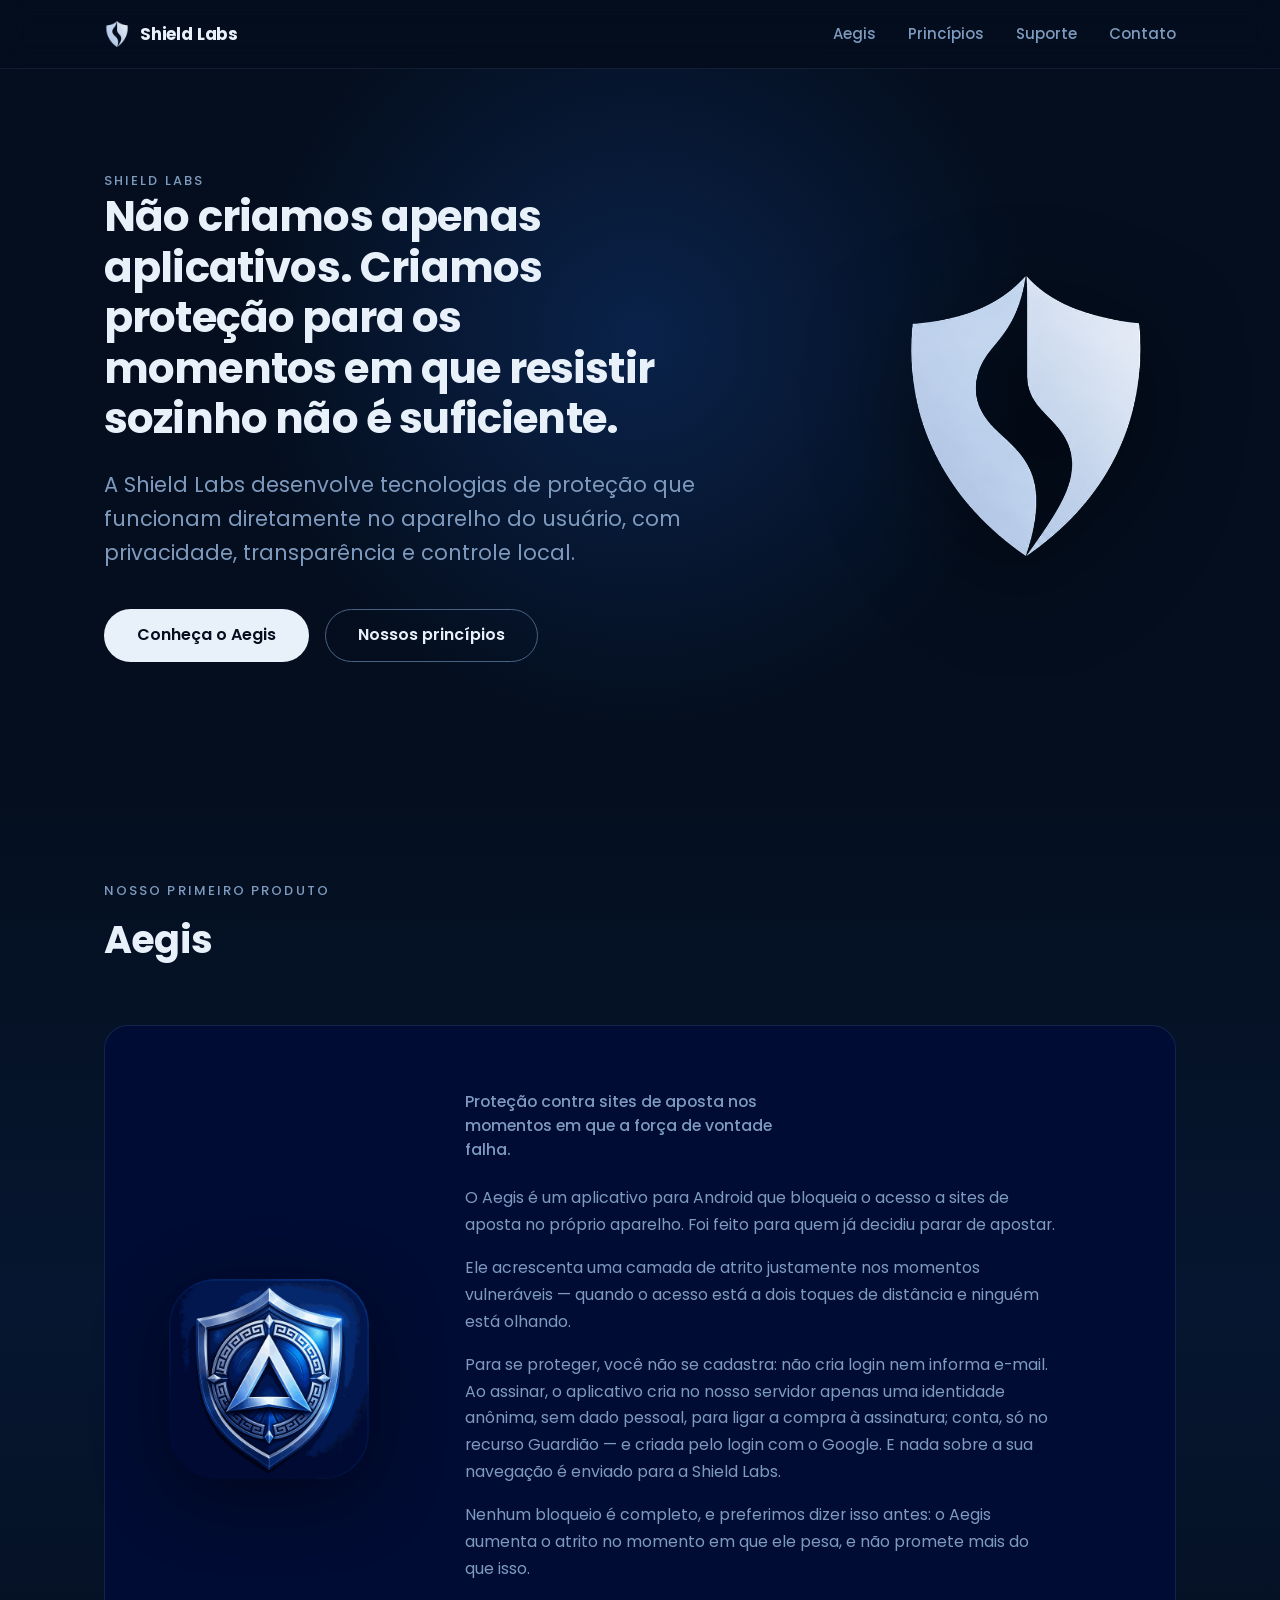
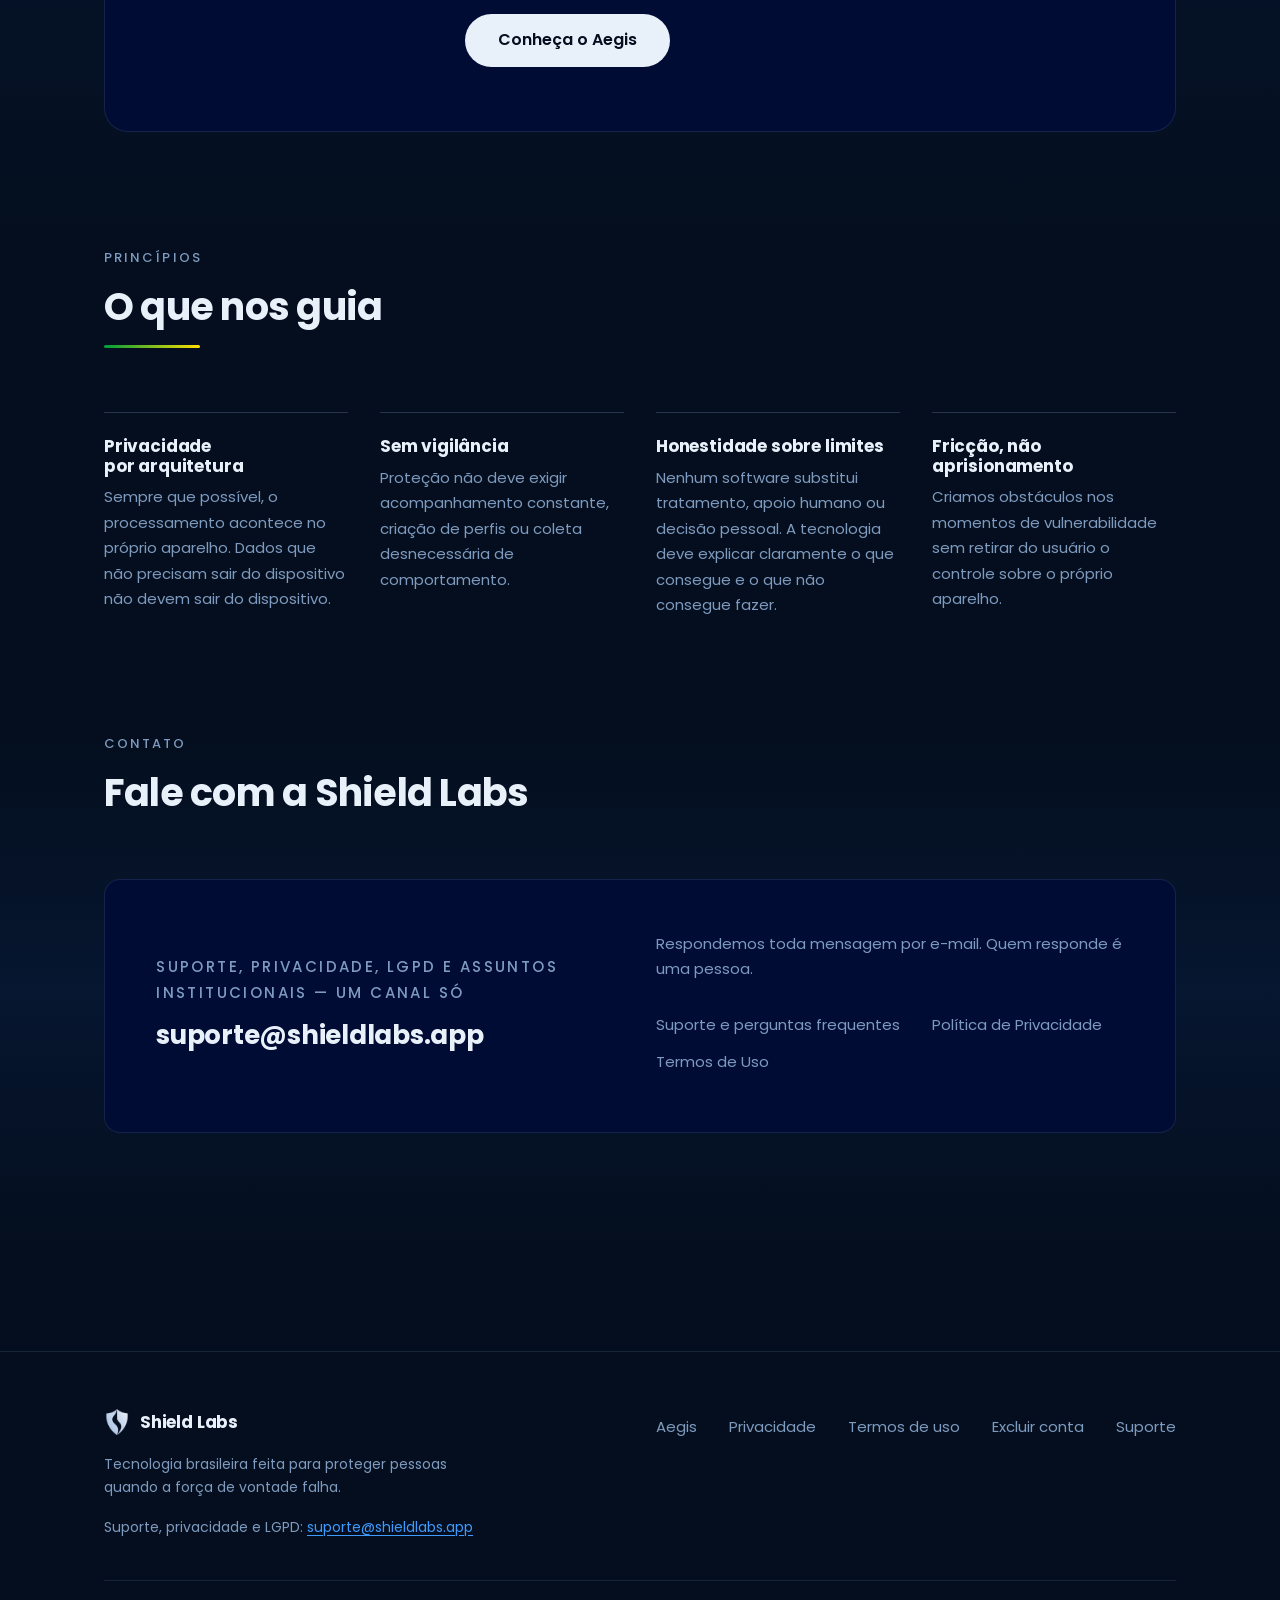
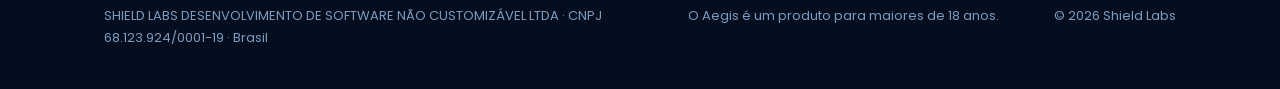
<file: index.html>
<!DOCTYPE html>
<html lang="pt-BR">
<head>
  <meta charset="utf-8">
  <meta name="viewport" content="width=device-width, initial-scale=1">
  <title>Shield Labs — proteção que roda no seu aparelho</title>
  <meta name="description" content="A Shield Labs desenvolve tecnologias de proteção com processamento local, privacidade e transparência. Aegis é o nosso primeiro produto.">
  <link rel="canonical" href="https://shieldlabs.app/">

  <meta property="og:type" content="website">
  <meta property="og:site_name" content="Shield Labs">
  <meta property="og:locale" content="pt_BR">
  <meta property="og:title" content="Shield Labs — proteção que roda no seu aparelho">
  <meta property="og:description" content="Tecnologias de proteção com processamento local, privacidade e transparência.">
  <meta property="og:url" content="https://shieldlabs.app/">
  <meta property="og:image" content="https://shieldlabs.app/assets/img/shield-labs-og.png">
  <meta property="og:image:width" content="1200">
  <meta property="og:image:height" content="630">
  <meta property="og:image:alt" content="Marca da Shield Labs">
  <meta name="twitter:card" content="summary_large_image">
  <meta name="twitter:title" content="Shield Labs — proteção que roda no seu aparelho">
  <meta name="twitter:description" content="Tecnologias de proteção com processamento local, privacidade e transparência.">
  <meta name="twitter:image" content="https://shieldlabs.app/assets/img/shield-labs-og.png">

  <meta name="theme-color" content="#040E1E">
  <link rel="icon" href="assets/img/favicon.ico" sizes="any">
  <link rel="icon" type="image/png" sizes="32x32" href="assets/img/favicon-32.png">
  <link rel="icon" type="image/png" sizes="192x192" href="assets/img/favicon-192.png">
  <link rel="apple-touch-icon" sizes="180x180" href="assets/img/favicon-180.png">
  <link rel="manifest" href="site.webmanifest">

  <link rel="preload" href="assets/fonts/poppins-400.woff2" as="font" type="font/woff2" crossorigin>
  <link rel="preload" href="assets/fonts/poppins-500.woff2" as="font" type="font/woff2" crossorigin>
  <link rel="preload" href="assets/fonts/poppins-600.woff2" as="font" type="font/woff2" crossorigin>
  <link rel="preload" href="assets/fonts/poppins-700.woff2" as="font" type="font/woff2" crossorigin>
  <link rel="stylesheet" href="assets/css/style.css">
  <script src="assets/js/main.js" defer></script>

  <script type="application/ld+json">
  {
    "@context": "https://schema.org",
    "@type": "Organization",
    "name": "Shield Labs",
    "legalName": "SHIELD LABS DESENVOLVIMENTO DE SOFTWARE NÃO CUSTOMIZÁVEL LTDA",
    "taxID": "68.123.924/0001-19",
    "url": "https://shieldlabs.app/",
    "logo": "https://shieldlabs.app/assets/img/shield-labs-mark.png",
    "email": "suporte@shieldlabs.app",
    "description": "Empresa brasileira de tecnologia. Desenvolve tecnologias de proteção com processamento local, privacidade e transparência.",
    "address": { "@type": "PostalAddress", "addressCountry": "BR" }
  }
  </script>
  <noscript>
    <style>
      .nav-toggle { display: none !important; }
      @media (max-width: 819px) {
        .nav-links {
          position: static; display: flex; flex-direction: row; flex-wrap: wrap;
          gap: 0 var(--s-2); padding: 0; background: none; backdrop-filter: none; z-index: auto;
        }
        .nav-links a { padding: 6px 0; font-size: .875rem; }
        .nav { height: auto; flex-wrap: wrap; gap: var(--s-1); padding-block: var(--s-1); }
        body { padding-top: 116px; }
      }
    </style>
  </noscript>
</head>
<body>
  <a class="skip-link" href="#conteudo">Pular para o conteúdo</a>

  <header class="site-header">
    <div class="container nav">
      <a class="brand" href="./" aria-label="Shield Labs — início">
        <img class="brand-mark" src="assets/img/shield-labs-mark-64.png" alt="Marca da Shield Labs" width="64" height="64">
        Shield Labs
      </a>
      <nav aria-label="Navegação principal">
        <button class="nav-toggle" type="button" aria-expanded="false" aria-controls="nav-menu" aria-label="Abrir menu">
          <span></span><span></span><span></span>
        </button>
        <ul class="nav-links" id="nav-menu">
          <li><a href="aegis/">Aegis</a></li>
          <li><a href="#principios">Princípios</a></li>
          <li><a href="suporte/">Suporte</a></li>
          <li><a href="#contato">Contato</a></li>
        </ul>
      </nav>
    </div>
  </header>

  <main id="conteudo" tabindex="-1">

    <!-- 1. Hero institucional: a empresa, sem copy de produto ao lado da marca -->
    <section class="hero">
      <div class="container">
        <div class="hero-grid">
          <div>
            <p class="eyebrow">Shield Labs</p>
            <h1 class="statement">Não criamos apenas aplicativos. Criamos proteção para os momentos em que resistir sozinho não é suficiente.</h1>
            <p class="lead">A Shield Labs desenvolve tecnologias de proteção que funcionam diretamente no aparelho do usuário, com privacidade, transparência e controle local.</p>
            <div class="hero-actions">
              <a class="btn btn-primary" href="aegis/">Conheça o Aegis</a>
              <a class="btn btn-secondary" href="#principios">Nossos princípios</a>
            </div>
          </div>
          <div class="hero-art">
            <img src="assets/img/shield-labs-mark.png" alt="Marca da Shield Labs" width="512" height="512" fetchpriority="high">
          </div>
        </div>
      </div>
    </section>

    <!-- 2. Nosso primeiro produto: primeiro lugar da home onde o ícone do Aegis aparece -->
    <section class="section section-alt" id="produtos">
      <div class="container">
        <div class="section-head">
          <p class="eyebrow">Nosso primeiro produto</p>
          <h2>Aegis</h2>
        </div>
        <article class="product" data-reveal>
          <img class="product-icon" src="assets/img/aegis-icon.png" alt="Ícone do Aegis" width="512" height="512" loading="lazy">
          <div class="product-body">
            <p class="product-claim">Proteção contra sites de aposta nos momentos em que a força de vontade falha.</p>
            <p>O Aegis é um aplicativo para Android que bloqueia o acesso a sites de aposta no próprio aparelho. Foi feito para quem já decidiu parar de apostar.</p>
            <p>Ele acrescenta uma camada de atrito justamente nos momentos vulneráveis — quando o acesso está a dois toques de distância e ninguém está olhando.</p>
            <p>Para se proteger, você não se cadastra: não cria login nem informa e-mail. Ao assinar, o aplicativo cria no nosso servidor apenas uma identidade anônima, sem dado pessoal, para ligar a compra à assinatura; conta, só no recurso Guardião — e criada pelo login com o Google. E nada sobre a sua navegação é enviado para a Shield Labs.</p>
            <p>Nenhum bloqueio é completo, e preferimos dizer isso antes: o Aegis aumenta o atrito no momento em que ele pesa, e não promete mais do que isso.</p>
            <a class="btn btn-primary" href="aegis/">Conheça o Aegis</a>
          </div>
        </article>
      </div>
    </section>

    <!-- 3. O que nos guia: princípios da empresa, não recursos do produto -->
    <section class="section" id="principios">
      <div class="container">
        <div class="section-head">
          <p class="eyebrow">Princípios</p>
          <h2>O que nos guia</h2>
          <div class="filete" aria-hidden="true"></div>
        </div>
        <ul class="principles">
          <li data-reveal>
            <h3>Privacidade por arquitetura</h3>
            <p>Sempre que possível, o processamento acontece no próprio aparelho. Dados que não precisam sair do dispositivo não devem sair do dispositivo.</p>
          </li>
          <li data-reveal>
            <h3>Sem vigilância</h3>
            <p>Proteção não deve exigir acompanhamento constante, criação de perfis ou coleta desnecessária de comportamento.</p>
          </li>
          <li data-reveal>
            <h3>Honestidade sobre limites</h3>
            <p>Nenhum software substitui tratamento, apoio humano ou decisão pessoal. A tecnologia deve explicar claramente o que consegue e o que não consegue fazer.</p>
          </li>
          <li data-reveal>
            <h3>Fricção, não aprisionamento</h3>
            <p>Criamos obstáculos nos momentos de vulnerabilidade sem retirar do usuário o controle sobre o próprio aparelho.</p>
          </li>
        </ul>
      </div>
    </section>

    <!-- 4. Contato -->
    <section class="section section-alt" id="contato">
      <div class="container">
        <div class="section-head">
          <p class="eyebrow">Contato</p>
          <h2>Fale com a Shield Labs</h2>
        </div>
        <div class="contact" data-reveal>
          <div>
            <p class="eyebrow">Suporte, privacidade, LGPD e assuntos institucionais — um canal só</p>
            <a class="contact-email" href="mailto:suporte@shieldlabs.app">suporte@shieldlabs.app</a>
          </div>
          <div>
            <p>Respondemos toda mensagem por e-mail. Quem responde é uma pessoa.</p>
            <ul class="footer-nav mt-3">
              <li><a href="suporte/">Suporte e perguntas frequentes</a></li>
              <li><a href="privacidade/">Política de Privacidade</a></li>
              <li><a href="termos/">Termos de Uso</a></li>
            </ul>
          </div>
        </div>
      </div>
    </section>

  </main>

  <footer class="site-footer">
    <div class="container">
      <div class="footer-grid">
        <div class="footer-about">
          <a class="brand" href="./">
            <img class="brand-mark" src="assets/img/shield-labs-mark-64.png" alt="Marca da Shield Labs" width="64" height="64" loading="lazy">
            Shield Labs
          </a>
          <p>Tecnologia brasileira feita para proteger pessoas quando a força de vontade falha.</p>
          <p class="mt-2">
            Suporte, privacidade e LGPD: <a href="mailto:suporte@shieldlabs.app">suporte@shieldlabs.app</a>
          </p>
        </div>
        <ul class="footer-nav">
          <li><a href="aegis/">Aegis</a></li>
          <li><a href="privacidade/">Privacidade</a></li>
          <li><a href="termos/">Termos de uso</a></li>
          <li><a href="excluir-conta/">Excluir conta</a></li>
          <li><a href="suporte/">Suporte</a></li>
        </ul>
      </div>
      <div class="footer-legal">
        <p>SHIELD LABS DESENVOLVIMENTO DE SOFTWARE NÃO CUSTOMIZÁVEL LTDA · CNPJ 68.123.924/0001-19 · Brasil</p>
        <p>O Aegis é um produto para maiores de 18 anos.</p>
        <p>© 2026 Shield Labs</p>
      </div>
    </div>
  </footer>
</body>
</html>
</file>
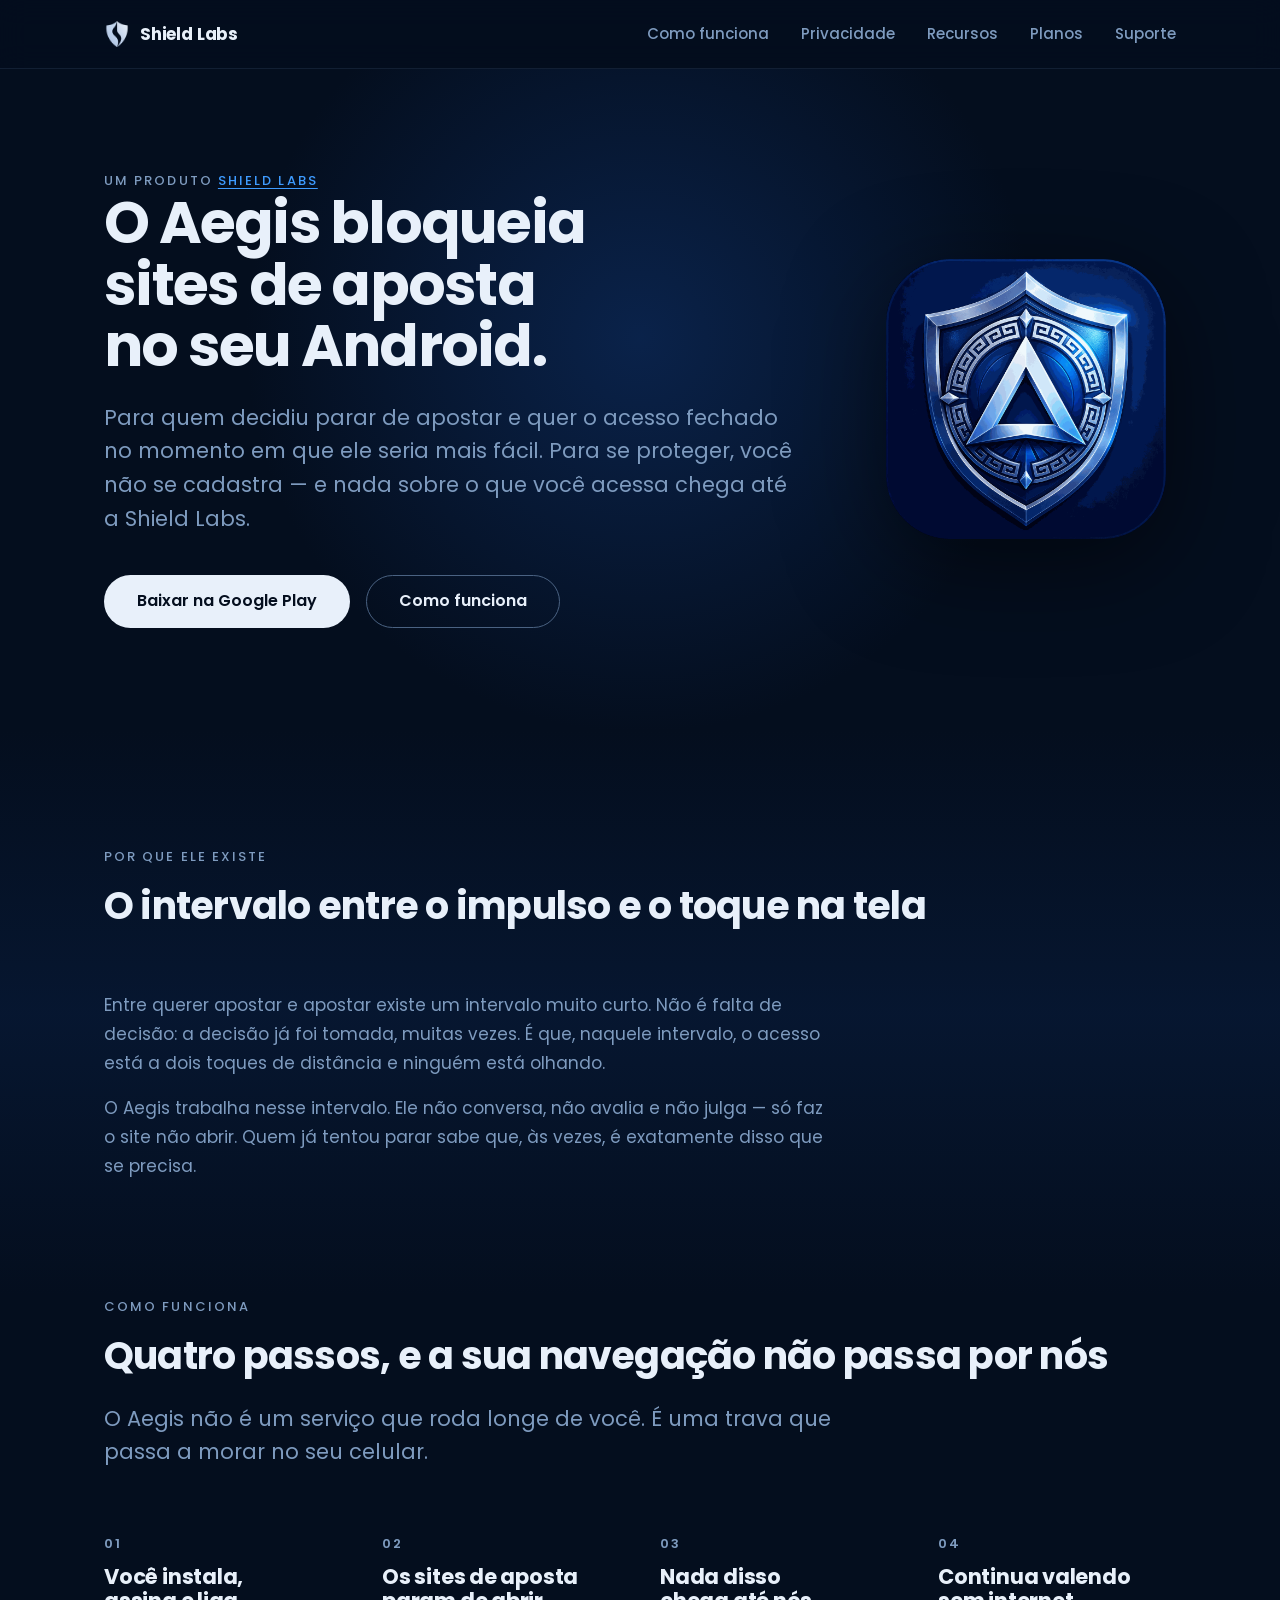
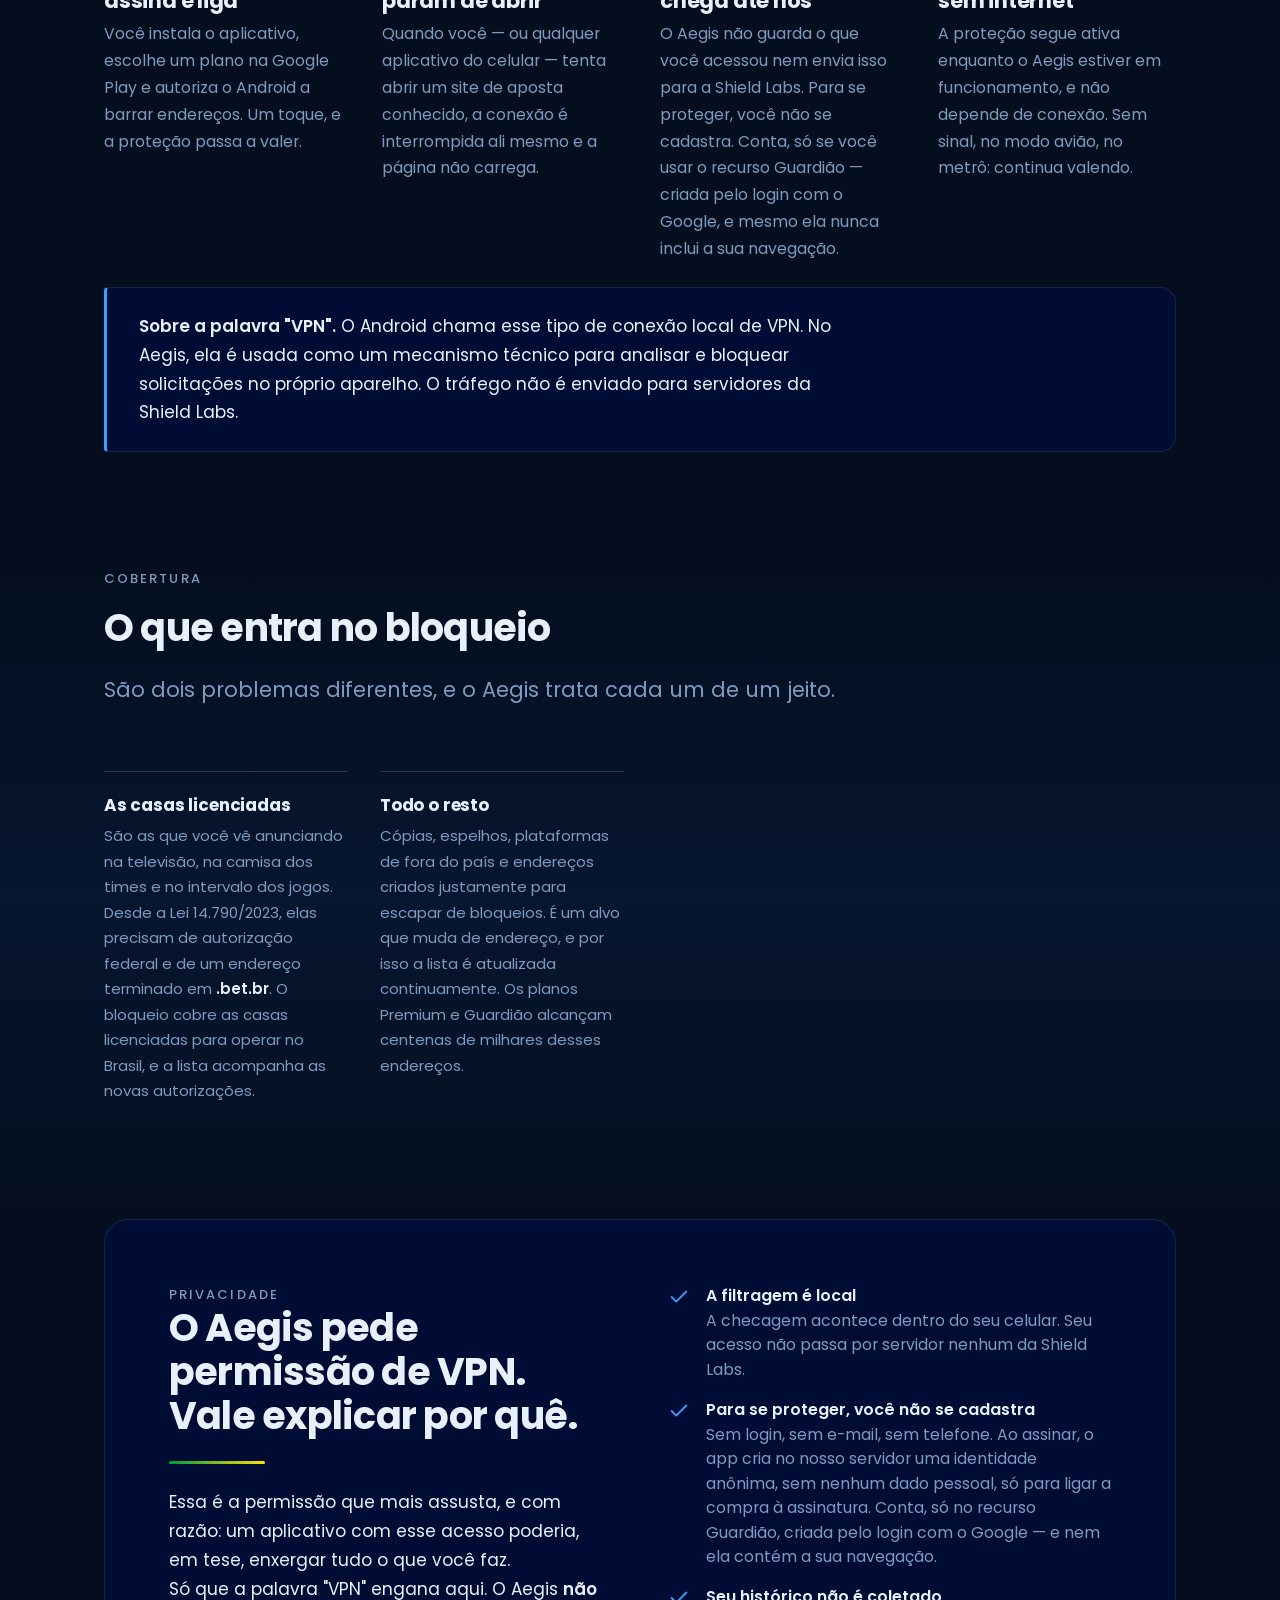
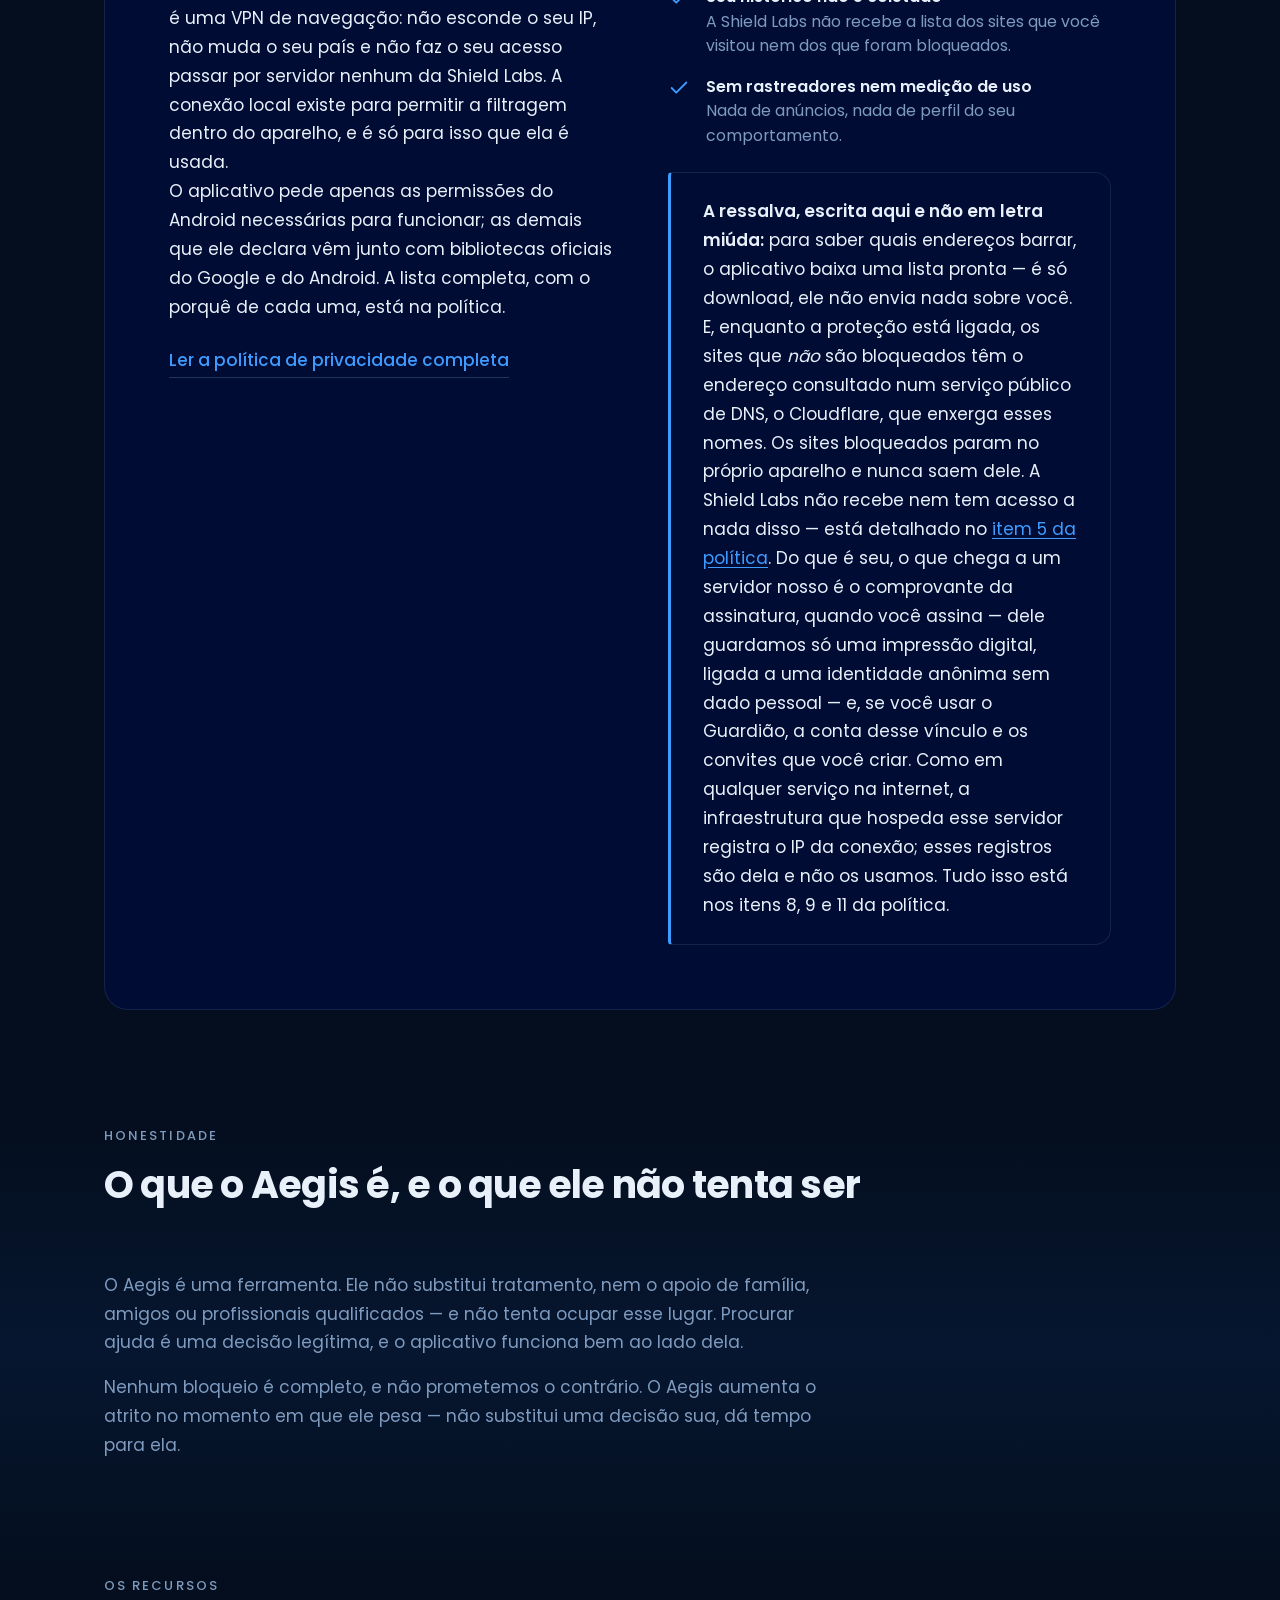
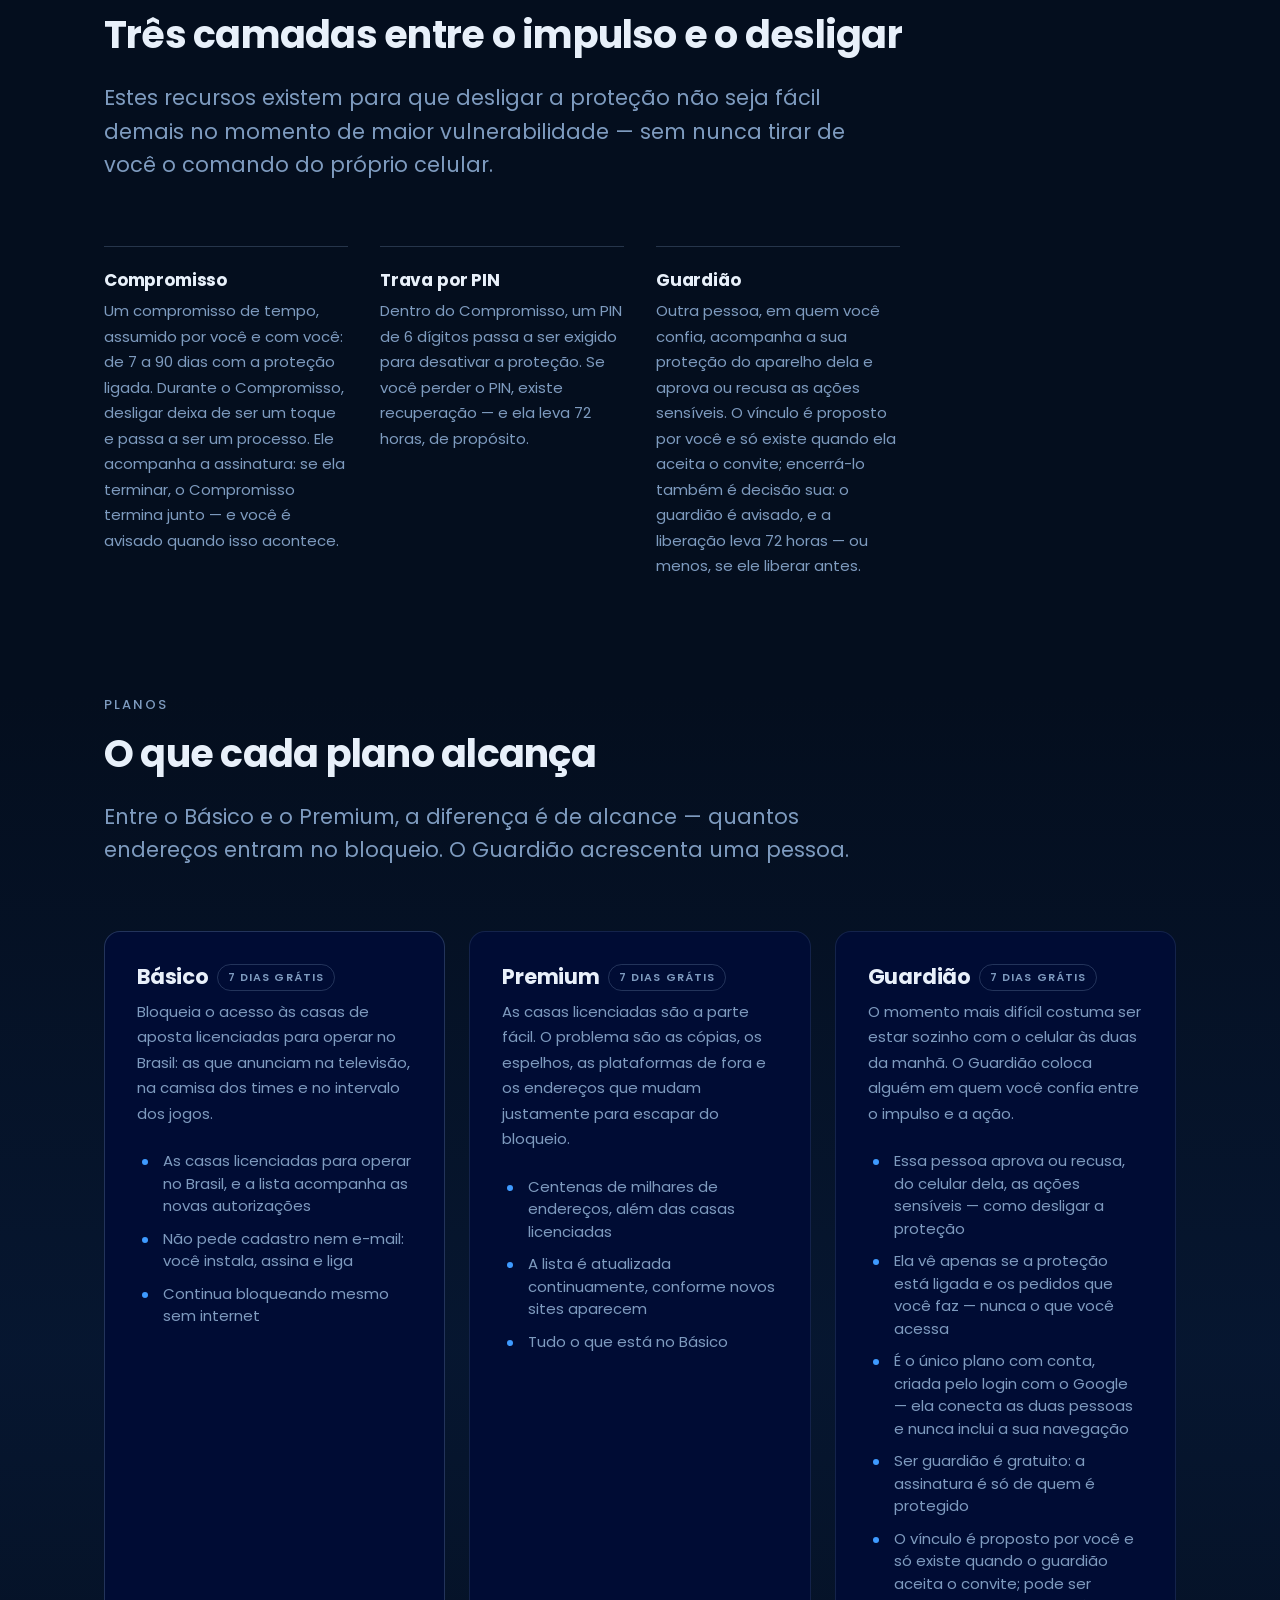
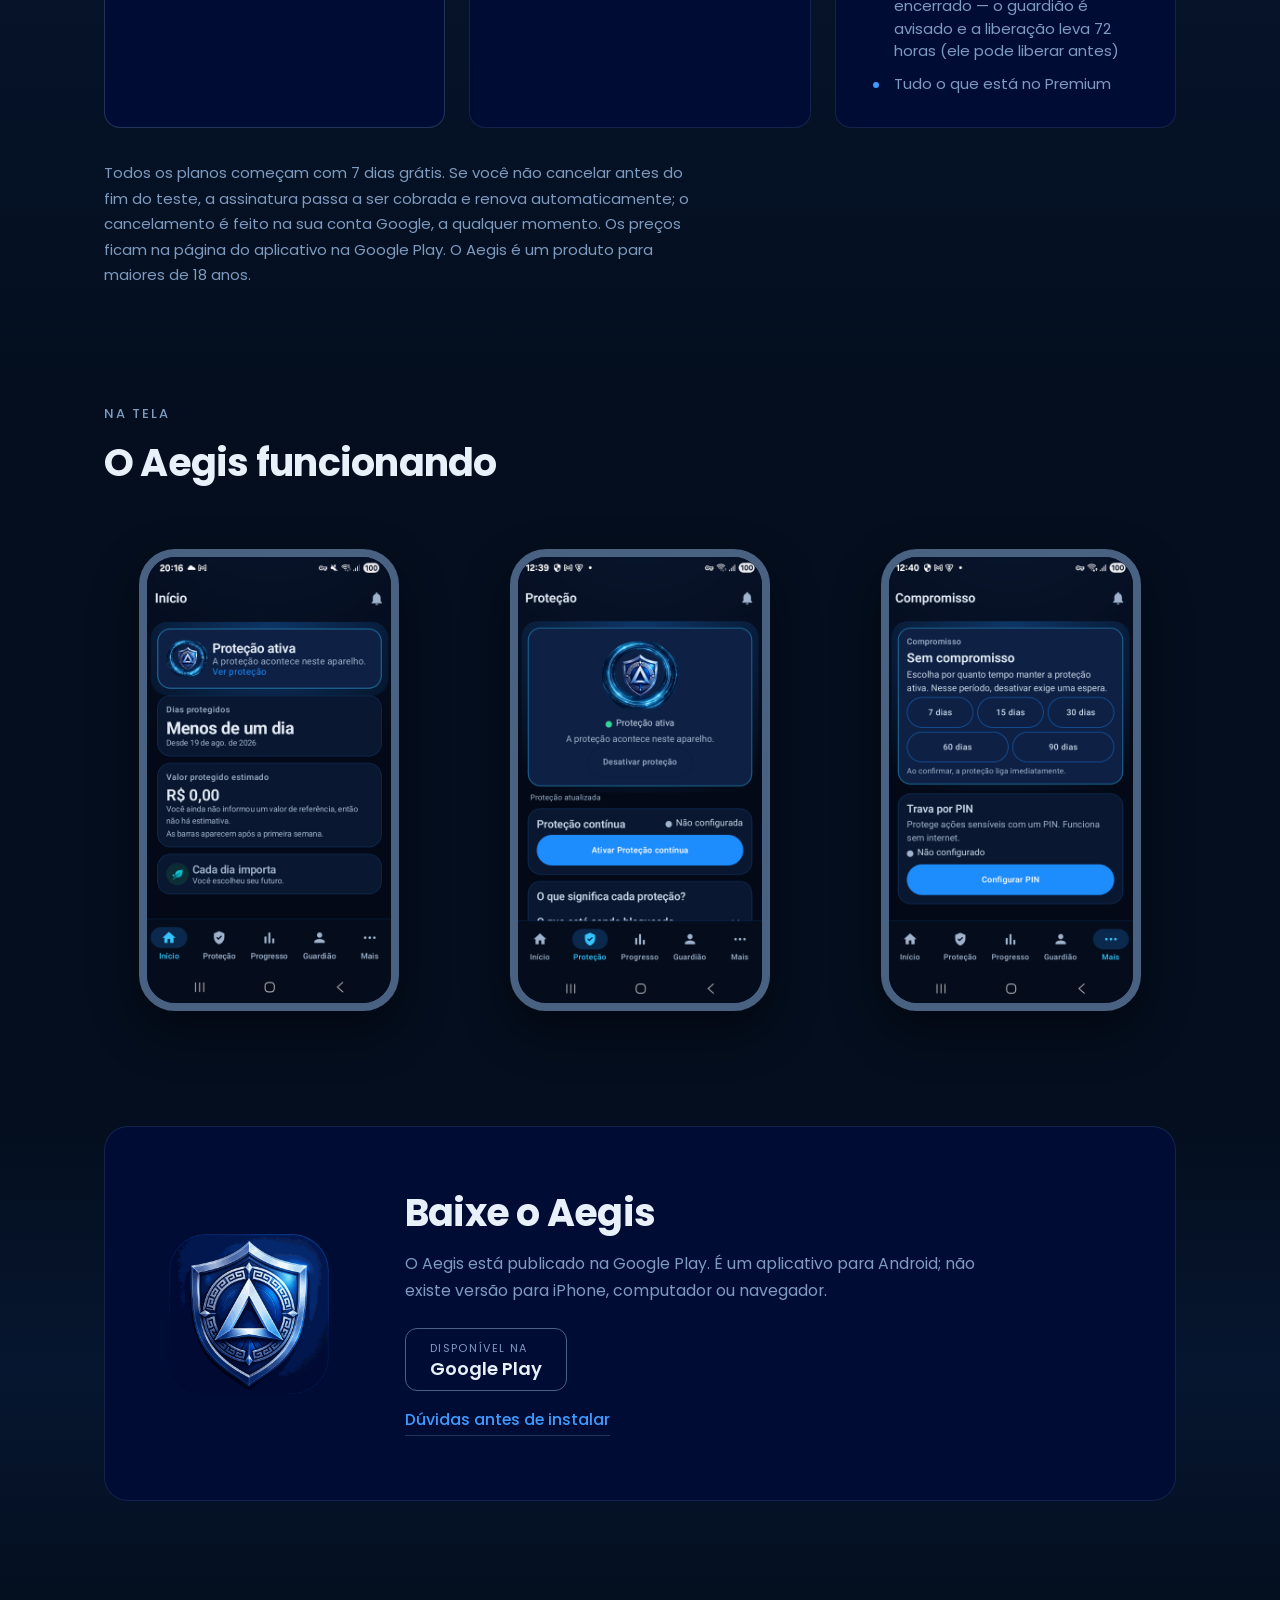
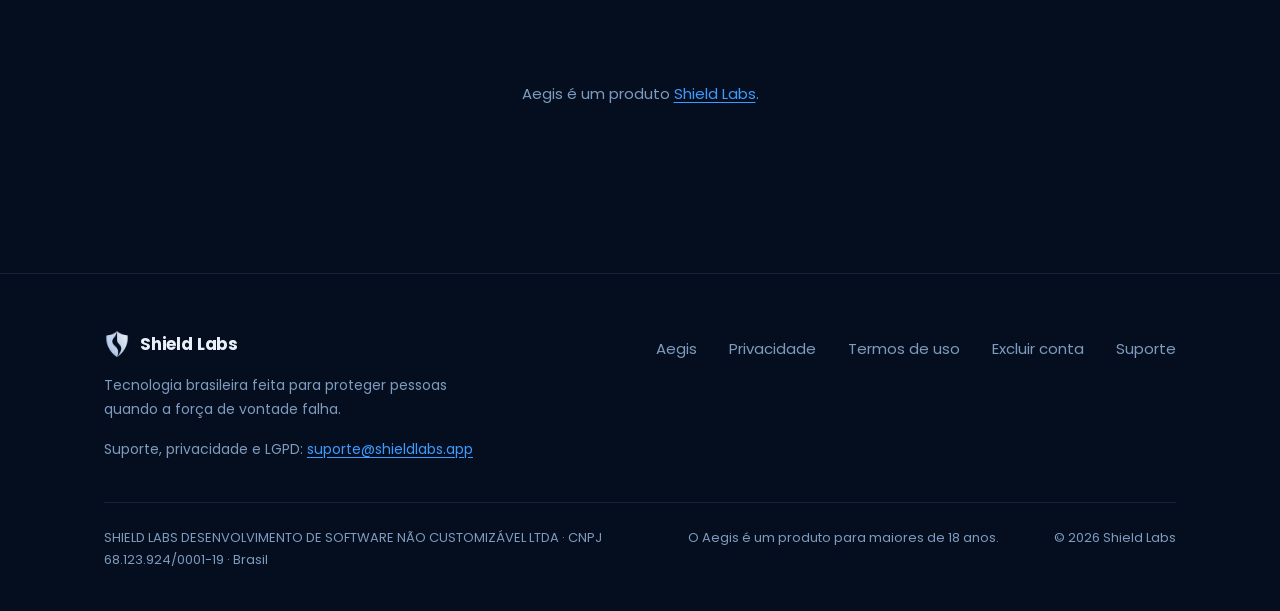
<file: aegis/index.html>
<!DOCTYPE html>
<html lang="pt-BR">
<head>
  <meta charset="utf-8">
  <meta name="viewport" content="width=device-width, initial-scale=1">
  <title>Aegis — bloqueio de sites de aposta no Android | Shield Labs</title>
  <meta name="description" content="Aegis bloqueia sites de aposta diretamente no Android. Para se proteger você não se cadastra, e nada da sua navegação é enviado para a Shield Labs.">
  <link rel="canonical" href="https://shieldlabs.app/aegis/">

  <meta property="og:type" content="website">
  <meta property="og:site_name" content="Shield Labs">
  <meta property="og:locale" content="pt_BR">
  <meta property="og:title" content="Aegis — bloqueio de sites de aposta no Android">
  <meta property="og:description" content="Aegis bloqueia sites de aposta diretamente no Android. Para se proteger você não se cadastra, e nada da sua navegação é enviado para a Shield Labs.">
  <meta property="og:url" content="https://shieldlabs.app/aegis/">
  <meta property="og:image" content="https://shieldlabs.app/assets/img/aegis-og.png">
  <meta property="og:image:width" content="1200">
  <meta property="og:image:height" content="630">
  <meta property="og:image:alt" content="Ícone do Aegis">
  <meta name="twitter:card" content="summary_large_image">
  <meta name="twitter:title" content="Aegis — bloqueio de sites de aposta no Android">
  <meta name="twitter:description" content="Aegis bloqueia sites de aposta diretamente no Android. Para se proteger você não se cadastra, e nada da sua navegação é enviado para a Shield Labs.">
  <meta name="twitter:image" content="https://shieldlabs.app/assets/img/aegis-og.png">

  <meta name="theme-color" content="#040E1E">
  <!-- O favicon do site continua sendo a marca institucional, mesmo aqui. -->
  <link rel="icon" href="../assets/img/favicon.ico" sizes="any">
  <link rel="icon" type="image/png" sizes="32x32" href="../assets/img/favicon-32.png">
  <link rel="icon" type="image/png" sizes="192x192" href="../assets/img/favicon-192.png">
  <link rel="apple-touch-icon" sizes="180x180" href="../assets/img/favicon-180.png">
  <link rel="manifest" href="../site.webmanifest">

  <link rel="preload" href="../assets/fonts/poppins-400.woff2" as="font" type="font/woff2" crossorigin>
  <link rel="preload" href="../assets/fonts/poppins-500.woff2" as="font" type="font/woff2" crossorigin>
  <link rel="preload" href="../assets/fonts/poppins-600.woff2" as="font" type="font/woff2" crossorigin>
  <link rel="preload" href="../assets/fonts/poppins-700.woff2" as="font" type="font/woff2" crossorigin>
  <link rel="stylesheet" href="../assets/css/style.css">
  <script src="../assets/js/main.js" defer></script>

  <script type="application/ld+json">
  {
    "@context": "https://schema.org",
    "@type": "SoftwareApplication",
    "name": "Aegis",
    "url": "https://shieldlabs.app/aegis/",
    "image": "https://shieldlabs.app/assets/img/aegis-icon.png",
    "operatingSystem": "Android",
    "installUrl": "https://play.google.com/store/apps/details?id=com.shieldlabs.aegis",
    "applicationCategory": "UtilitiesApplication",
    "inLanguage": "pt-BR",
    "description": "Aplicativo Android que bloqueia sites de aposta no próprio aparelho. Para se proteger você não se cadastra, e nenhum dado de navegação é enviado para a Shield Labs.",
    "publisher": {
      "@type": "Organization",
      "name": "Shield Labs",
      "legalName": "SHIELD LABS DESENVOLVIMENTO DE SOFTWARE NÃO CUSTOMIZÁVEL LTDA",
      "url": "https://shieldlabs.app/"
    }
  }
  </script>
  <noscript>
    <style>
      .nav-toggle { display: none !important; }
      @media (max-width: 819px) {
        .nav-links {
          position: static; display: flex; flex-direction: row; flex-wrap: wrap;
          gap: 0 var(--s-2); padding: 0; background: none; backdrop-filter: none; z-index: auto;
        }
        .nav-links a { padding: 6px 0; font-size: .875rem; }
        .nav { height: auto; flex-wrap: wrap; gap: var(--s-1); padding-block: var(--s-1); }
        body { padding-top: 116px; }
      }
    </style>
  </noscript>
</head>
<body>
  <a class="skip-link" href="#conteudo">Pular para o conteúdo</a>

  <header class="site-header">
    <div class="container nav">
      <a class="brand" href="../" aria-label="Shield Labs — início">
        <img class="brand-mark" src="../assets/img/shield-labs-mark-64.png" alt="Marca da Shield Labs" width="64" height="64">
        Shield Labs
      </a>
      <nav aria-label="Navegação do Aegis">
        <button class="nav-toggle" type="button" aria-expanded="false" aria-controls="nav-menu" aria-label="Abrir menu">
          <span></span><span></span><span></span>
        </button>
        <ul class="nav-links" id="nav-menu">
          <li><a href="#como-funciona">Como funciona</a></li>
          <li><a href="#privacidade">Privacidade</a></li>
          <li><a href="#recursos">Recursos</a></li>
          <li><a href="#planos">Planos</a></li>
          <li><a href="../suporte/">Suporte</a></li>
        </ul>
      </nav>
    </div>
  </header>

  <main id="conteudo" tabindex="-1">

    <!-- 1. Hero do produto -->
    <section class="hero">
      <div class="container">
        <div class="hero-grid">
          <div>
            <p class="eyebrow">Um produto <a href="../">Shield Labs</a></p>
            <h1>O Aegis bloqueia sites de aposta no seu Android.</h1>
            <p class="lead">Para quem decidiu parar de apostar e quer o acesso fechado no momento em que ele seria mais fácil. Para se proteger, você não se cadastra — e nada sobre o que você acessa chega até a Shield Labs.</p>
            <div class="hero-actions">
              <a class="btn btn-primary" href="https://play.google.com/store/apps/details?id=com.shieldlabs.aegis">Baixar na Google Play</a>
              <a class="btn btn-secondary" href="#como-funciona">Como funciona</a>
            </div>
          </div>
          <div class="hero-art">
            <img src="../assets/img/aegis-icon.png" alt="Ícone do Aegis" width="512" height="512" fetchpriority="high">
          </div>
        </div>
      </div>
    </section>

    <!-- 2. Por que existe -->
    <section class="section section-alt">
      <div class="container">
        <div class="section-head">
          <p class="eyebrow">Por que ele existe</p>
          <h2>O intervalo entre o impulso e o toque na tela</h2>
        </div>
        <div class="prose">
          <p>Entre querer apostar e apostar existe um intervalo muito curto. Não é falta de decisão: a decisão já foi tomada, muitas vezes. É que, naquele intervalo, o acesso está a dois toques de distância e ninguém está olhando.</p>
          <p>O Aegis trabalha nesse intervalo. Ele não conversa, não avalia e não julga — só faz o site não abrir. Quem já tentou parar sabe que, às vezes, é exatamente disso que se precisa.</p>
        </div>
      </div>
    </section>

    <!-- 3. Como funciona -->
    <section class="section" id="como-funciona">
      <div class="container">
        <div class="section-head">
          <p class="eyebrow">Como funciona</p>
          <h2>Quatro passos, e a sua navegação não passa por nós</h2>
          <p class="lead">O Aegis não é um serviço que roda longe de você. É uma trava que passa a morar no seu celular.</p>
        </div>
        <ol class="steps">
          <li class="step" data-reveal>
            <h3>Você instala, assina e liga</h3>
            <p>Você instala o aplicativo, escolhe um plano na Google Play e autoriza o Android a barrar endereços. Um toque, e a proteção passa a valer.</p>
          </li>
          <li class="step" data-reveal>
            <h3>Os sites de aposta param de abrir</h3>
            <p>Quando você — ou qualquer aplicativo do celular — tenta abrir um site de aposta conhecido, a conexão é interrompida ali mesmo e a página não carrega.</p>
          </li>
          <li class="step" data-reveal>
            <h3>Nada disso chega até nós</h3>
            <p>O Aegis não guarda o que você acessou nem envia isso para a Shield Labs. Para se proteger, você não se cadastra. Conta, só se você usar o recurso Guardião — criada pelo login com o Google, e mesmo ela nunca inclui a sua navegação.</p>
          </li>
          <li class="step" data-reveal>
            <h3>Continua valendo sem internet</h3>
            <p>A proteção segue ativa enquanto o Aegis estiver em funcionamento, e não depende de conexão. Sem sinal, no modo avião, no metrô: continua valendo.</p>
          </li>
        </ol>

        <div class="doc-callout mt-3">
          <p><strong>Sobre a palavra "VPN".</strong> O Android chama esse tipo de conexão local de VPN. No Aegis, ela é usada como um mecanismo técnico para analisar e bloquear solicitações no próprio aparelho. O tráfego não é enviado para servidores da Shield Labs.</p>
        </div>
      </div>
    </section>

    <!-- 4. Cobertura -->
    <section class="section section-alt" id="cobertura">
      <div class="container">
        <div class="section-head">
          <p class="eyebrow">Cobertura</p>
          <h2>O que entra no bloqueio</h2>
          <p class="lead">São dois problemas diferentes, e o Aegis trata cada um de um jeito.</p>
        </div>
        <ul class="limits">
          <li data-reveal>
            <h3>As casas licenciadas</h3>
            <p>São as que você vê anunciando na televisão, na camisa dos times e no intervalo dos jogos. Desde a Lei 14.790/2023, elas precisam de autorização federal e de um endereço terminado em <strong>.bet.br</strong>. O bloqueio cobre as casas licenciadas para operar no Brasil, e a lista acompanha as novas autorizações.</p>
          </li>
          <li data-reveal>
            <h3>Todo o resto</h3>
            <p>Cópias, espelhos, plataformas de fora do país e endereços criados justamente para escapar de bloqueios. É um alvo que muda de endereço, e por isso a lista é atualizada continuamente. Os planos Premium e Guardião alcançam centenas de milhares desses endereços.</p>
          </li>
        </ul>
      </div>
    </section>

    <!-- 5. Privacidade do produto -->
    <section class="section" id="privacidade">
      <div class="container">
        <div class="privacy" data-reveal>
          <div class="privacy-grid">
            <div>
              <p class="eyebrow">Privacidade</p>
              <h2>O Aegis pede permissão de VPN. Vale explicar por quê.</h2>
              <div class="filete" aria-hidden="true"></div>
              <p>Essa é a permissão que mais assusta, e com razão: um aplicativo com esse acesso poderia, em tese, enxergar tudo o que você faz.</p>
              <p>Só que a palavra "VPN" engana aqui. O Aegis <strong>não</strong> é uma VPN de navegação: não esconde o seu IP, não muda o seu país e não faz o seu acesso passar por servidor nenhum da Shield Labs. A conexão local existe para permitir a filtragem dentro do aparelho, e é só para isso que ela é usada.</p>
              <p>O aplicativo pede apenas as permissões do Android necessárias para funcionar; as demais que ele declara vêm junto com bibliotecas oficiais do Google e do Android. A lista completa, com o porquê de cada uma, está na política.</p>
              <p class="mt-3"><a class="arrow-link" href="../privacidade/">Ler a política de privacidade completa</a></p>
            </div>
            <div>
              <ul class="claims">
                <li>
                  <svg viewBox="0 0 24 24" fill="none" stroke="currentColor" stroke-width="2" stroke-linecap="round" stroke-linejoin="round" aria-hidden="true" focusable="false"><path d="M20 6 9 17l-5-5"/></svg>
                  <span><strong>A filtragem é local</strong>A checagem acontece dentro do seu celular. Seu acesso não passa por servidor nenhum da Shield Labs.</span>
                </li>
                <li>
                  <svg viewBox="0 0 24 24" fill="none" stroke="currentColor" stroke-width="2" stroke-linecap="round" stroke-linejoin="round" aria-hidden="true" focusable="false"><path d="M20 6 9 17l-5-5"/></svg>
                  <span><strong>Para se proteger, você não se cadastra</strong>Sem login, sem e-mail, sem telefone. Ao assinar, o app cria no nosso servidor uma identidade anônima, sem nenhum dado pessoal, só para ligar a compra à assinatura. Conta, só no recurso Guardião, criada pelo login com o Google — e nem ela contém a sua navegação.</span>
                </li>
                <li>
                  <svg viewBox="0 0 24 24" fill="none" stroke="currentColor" stroke-width="2" stroke-linecap="round" stroke-linejoin="round" aria-hidden="true" focusable="false"><path d="M20 6 9 17l-5-5"/></svg>
                  <span><strong>Seu histórico não é coletado</strong>A Shield Labs não recebe a lista dos sites que você visitou nem dos que foram bloqueados.</span>
                </li>
                <li>
                  <svg viewBox="0 0 24 24" fill="none" stroke="currentColor" stroke-width="2" stroke-linecap="round" stroke-linejoin="round" aria-hidden="true" focusable="false"><path d="M20 6 9 17l-5-5"/></svg>
                  <span><strong>Sem rastreadores nem medição de uso</strong>Nada de anúncios, nada de perfil do seu comportamento.</span>
                </li>
              </ul>
              <div class="doc-callout mt-3">
                <p><strong>A ressalva, escrita aqui e não em letra miúda:</strong> para saber quais endereços barrar, o aplicativo baixa uma lista pronta — é só download, ele não envia nada sobre você. E, enquanto a proteção está ligada, os sites que <em>não</em> são bloqueados têm o endereço consultado num serviço público de DNS, o Cloudflare, que enxerga esses nomes. Os sites bloqueados param no próprio aparelho e nunca saem dele. A Shield Labs não recebe nem tem acesso a nada disso — está detalhado no <a href="../privacidade/#conexoes-de-rede">item 5 da política</a>. Do que é seu, o que chega a um servidor nosso é o comprovante da assinatura, quando você assina — dele guardamos só uma impressão digital, ligada a uma identidade anônima sem dado pessoal — e, se você usar o Guardião, a conta desse vínculo e os convites que você criar. Como em qualquer serviço na internet, a infraestrutura que hospeda esse servidor registra o IP da conexão; esses registros são dela e não os usamos. Tudo isso está nos itens 8, 9 e 11 da política.</p>
              </div>
            </div>
          </div>
        </div>
      </div>
    </section>

    <!-- 6. Honestidade -->
    <section class="section section-alt" id="honestidade">
      <div class="container">
        <div class="section-head">
          <p class="eyebrow">Honestidade</p>
          <h2>O que o Aegis é, e o que ele não tenta ser</h2>
        </div>
        <div class="prose">
          <p>O Aegis é uma ferramenta. Ele não substitui tratamento, nem o apoio de família, amigos ou profissionais qualificados — e não tenta ocupar esse lugar. Procurar ajuda é uma decisão legítima, e o aplicativo funciona bem ao lado dela.</p>
          <p>Nenhum bloqueio é completo, e não prometemos o contrário. O Aegis aumenta o atrito no momento em que ele pesa — não substitui uma decisão sua, dá tempo para ela.</p>
        </div>
      </div>
    </section>

    <!-- 7. Compromisso, Trava por PIN e Guardião -->
    <section class="section" id="recursos">
      <div class="container">
        <div class="section-head">
          <p class="eyebrow">Os recursos</p>
          <h2>Três camadas entre o impulso e o desligar</h2>
          <p class="lead">Estes recursos existem para que desligar a proteção não seja fácil demais no momento de maior vulnerabilidade — sem nunca tirar de você o comando do próprio celular.</p>
        </div>
        <ul class="limits">
          <li data-reveal>
            <h3>Compromisso</h3>
            <p>Um compromisso de tempo, assumido por você e com você: de 7 a 90 dias com a proteção ligada. Durante o Compromisso, desligar deixa de ser um toque e passa a ser um processo. Ele acompanha a assinatura: se ela terminar, o Compromisso termina junto — e você é avisado quando isso acontece.</p>
          </li>
          <li data-reveal>
            <h3>Trava por PIN</h3>
            <p>Dentro do Compromisso, um PIN de 6 dígitos passa a ser exigido para desativar a proteção. Se você perder o PIN, existe recuperação — e ela leva 72 horas, de propósito.</p>
          </li>
          <li data-reveal>
            <h3>Guardião</h3>
            <p>Outra pessoa, em quem você confia, acompanha a sua proteção do aparelho dela e aprova ou recusa as ações sensíveis. O vínculo é proposto por você e só existe quando ela aceita o convite; encerrá-lo também é decisão sua: o guardião é avisado, e a liberação leva 72 horas — ou menos, se ele liberar antes.</p>
          </li>
        </ul>
      </div>
    </section>

    <!-- 8. Planos -->
    <section class="section section-alt" id="planos">
      <div class="container">
        <div class="section-head">
          <p class="eyebrow">Planos</p>
          <h2>O que cada plano alcança</h2>
          <p class="lead">Entre o Básico e o Premium, a diferença é de alcance — quantos endereços entram no bloqueio. O Guardião acrescenta uma pessoa.</p>
        </div>
        <div class="plans">
          <div class="plan plan-featured" data-reveal>
            <div class="plan-name">
              <h3>Básico</h3>
              <span class="tag">7 dias grátis</span>
            </div>
            <p>Bloqueia o acesso às casas de aposta licenciadas para operar no Brasil: as que anunciam na televisão, na camisa dos times e no intervalo dos jogos.</p>
            <ul>
              <li>As casas licenciadas para operar no Brasil, e a lista acompanha as novas autorizações</li>
              <li>Não pede cadastro nem e-mail: você instala, assina e liga</li>
              <li>Continua bloqueando mesmo sem internet</li>
            </ul>
          </div>
          <div class="plan" data-reveal>
            <div class="plan-name">
              <h3>Premium</h3>
              <span class="tag">7 dias grátis</span>
            </div>
            <p>As casas licenciadas são a parte fácil. O problema são as cópias, os espelhos, as plataformas de fora e os endereços que mudam justamente para escapar do bloqueio.</p>
            <ul>
              <li>Centenas de milhares de endereços, além das casas licenciadas</li>
              <li>A lista é atualizada continuamente, conforme novos sites aparecem</li>
              <li>Tudo o que está no Básico</li>
            </ul>
          </div>
          <div class="plan" data-reveal>
            <div class="plan-name">
              <h3>Guardião</h3>
              <span class="tag">7 dias grátis</span>
            </div>
            <p>O momento mais difícil costuma ser estar sozinho com o celular às duas da manhã. O Guardião coloca alguém em quem você confia entre o impulso e a ação.</p>
            <ul>
              <li>Essa pessoa aprova ou recusa, do celular dela, as ações sensíveis — como desligar a proteção</li>
              <li>Ela vê apenas se a proteção está ligada e os pedidos que você faz — nunca o que você acessa</li>
              <li>É o único plano com conta, criada pelo login com o Google — ela conecta as duas pessoas e nunca inclui a sua navegação</li>
              <li>Ser guardião é gratuito: a assinatura é só de quem é protegido</li>
              <li>O vínculo é proposto por você e só existe quando o guardião aceita o convite; pode ser encerrado — o guardião é avisado e a liberação leva 72 horas (ele pode liberar antes)</li>
              <li>Tudo o que está no Premium</li>
            </ul>
          </div>
        </div>
        <p class="plans-note">Todos os planos começam com 7 dias grátis. Se você não cancelar antes do fim do teste, a assinatura passa a ser cobrada e renova automaticamente; o cancelamento é feito na sua conta Google, a qualquer momento. Os preços ficam na página do aplicativo na Google Play. O Aegis é um produto para maiores de 18 anos.</p>
      </div>
    </section>

    <!-- 9. Capturas -->
    <section class="section">
      <div class="container">
        <div class="section-head">
          <p class="eyebrow">Na tela</p>
          <h2>O Aegis funcionando</h2>
        </div>
        <div class="shots">
          <div class="phone" data-reveal><img src="../assets/img/aegis-tela-inicio.png" alt="Tela inicial do Aegis com a proteção ativa" width="540" height="960" loading="lazy"></div>
          <div class="phone" data-reveal><img src="../assets/img/aegis-tela-protecao.png" alt="Tela de Proteção do Aegis" width="540" height="960" loading="lazy"></div>
          <div class="phone" data-reveal><img src="../assets/img/aegis-tela-compromisso.png" alt="Tela de Compromisso do Aegis" width="540" height="960" loading="lazy"></div>
        </div>
      </div>
    </section>

    <!-- 10. Download -->
    <section class="section section-alt" id="baixar">
      <div class="container">
        <div class="launch" data-reveal>
          <img class="launch-icon" src="../assets/img/aegis-icon.png" alt="Ícone do Aegis" width="512" height="512" loading="lazy">
          <div>
            <h2>Baixe o Aegis</h2>
            <p>O Aegis está publicado na Google Play. É um aplicativo para Android; não existe versão para iPhone, computador ou navegador.</p>
            <a class="store-badge" href="https://play.google.com/store/apps/details?id=com.shieldlabs.aegis" aria-label="Baixar o Aegis na Google Play">
              <span class="store-badge-sub">Disponível na</span>
              <span class="store-badge-name">Google Play</span>
            </a>
            <p class="mt-2"><a class="arrow-link" href="../suporte/">Dúvidas antes de instalar</a></p>
          </div>
        </div>
      </div>
    </section>

    <!-- 11. Relação com a Shield Labs -->
    <section class="section-tight">
      <div class="container center">
        <p class="ownership">Aegis é um produto <a href="../">Shield Labs</a>.</p>
      </div>
    </section>

  </main>

  <footer class="site-footer">
    <div class="container">
      <div class="footer-grid">
        <div class="footer-about">
          <a class="brand" href="../">
            <img class="brand-mark" src="../assets/img/shield-labs-mark-64.png" alt="Marca da Shield Labs" width="64" height="64" loading="lazy">
            Shield Labs
          </a>
          <p>Tecnologia brasileira feita para proteger pessoas quando a força de vontade falha.</p>
          <p class="mt-2">
            Suporte, privacidade e LGPD: <a href="mailto:suporte@shieldlabs.app">suporte@shieldlabs.app</a>
          </p>
        </div>
        <ul class="footer-nav">
          <li><a href="./">Aegis</a></li>
          <li><a href="../privacidade/">Privacidade</a></li>
          <li><a href="../termos/">Termos de uso</a></li>
          <li><a href="../excluir-conta/">Excluir conta</a></li>
          <li><a href="../suporte/">Suporte</a></li>
        </ul>
      </div>
      <div class="footer-legal">
        <p>SHIELD LABS DESENVOLVIMENTO DE SOFTWARE NÃO CUSTOMIZÁVEL LTDA · CNPJ 68.123.924/0001-19 · Brasil</p>
        <p>O Aegis é um produto para maiores de 18 anos.</p>
        <p>© 2026 Shield Labs</p>
      </div>
    </div>
  </footer>
</body>
</html>
</file>
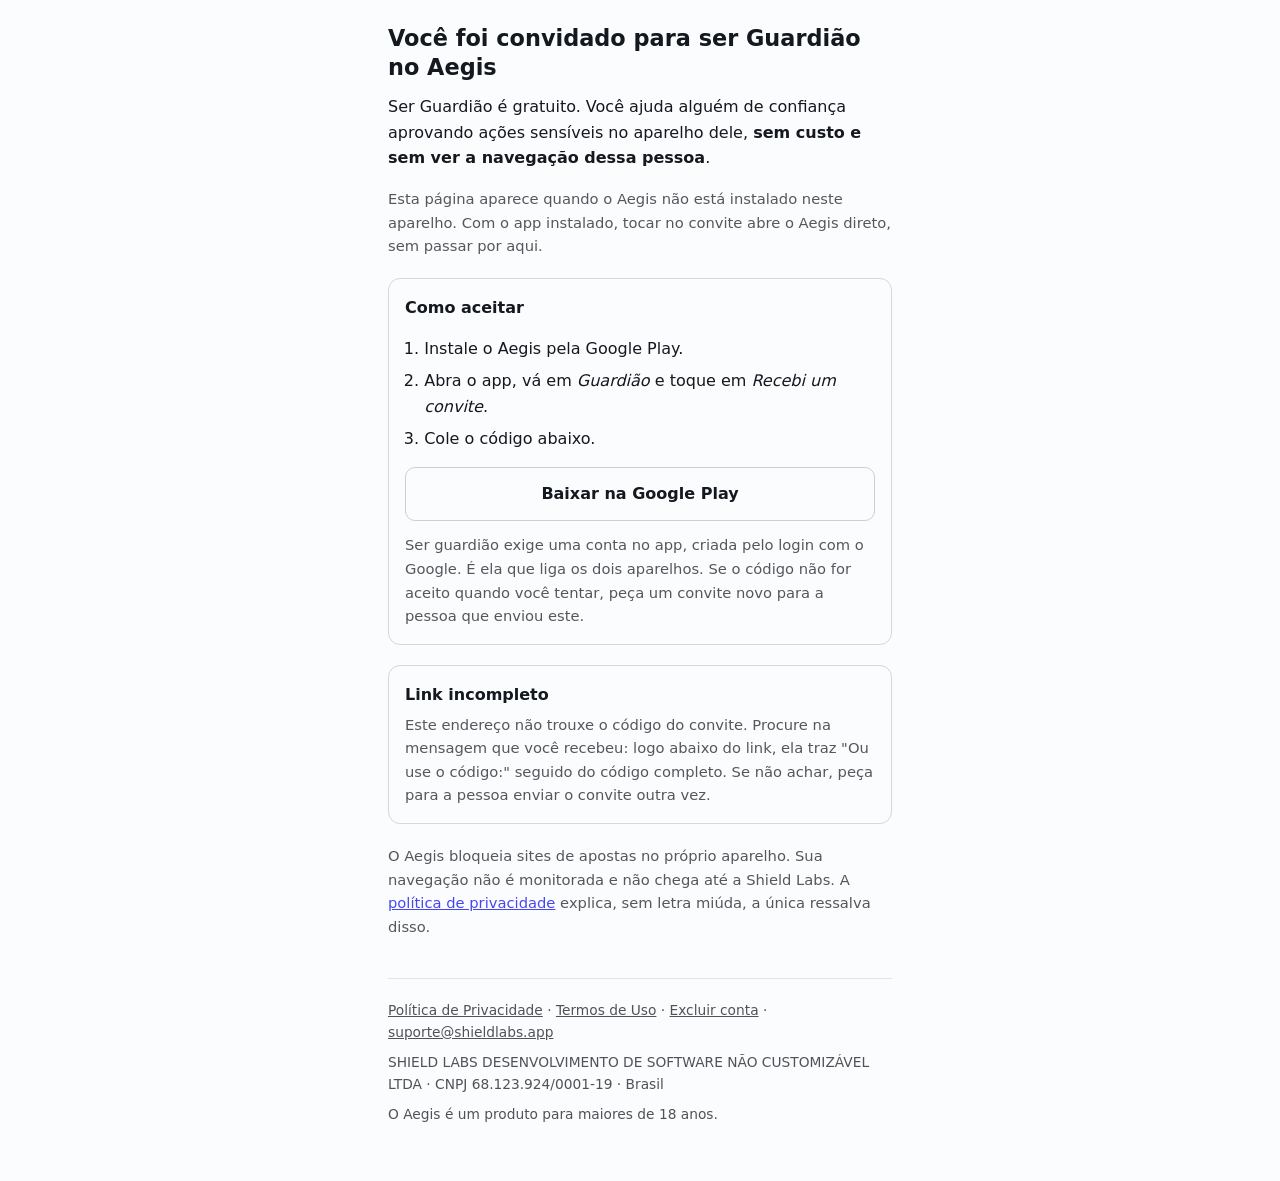
<file: convite/index.html>
<!doctype html>
<html lang="pt-BR">
<head>
<meta charset="utf-8">
<meta name="viewport" content="width=device-width, initial-scale=1">
<meta name="robots" content="noindex, nofollow">
<title>Convite do Aegis</title>

<!--
  ============================================================================================
  AEGIS — página de fallback do convite de Guardião.   Publicada em:  https://shieldlabs.app/convite/
  Acompanha:  https://shieldlabs.app/.well-known/assetlinks.json  (ainda NÃO publicado — depende
  da impressão digital do Play App Signing, que só existe depois do app criado no Play Console)
  ============================================================================================

  O TOKEN VEM NO FRAGMENTO (#) DA URL. ISSO NÃO É ESTILO — É O INVARIANTE DO PRODUTO.

  Navegadores NÃO enviam o fragmento ao servidor. Nunca. Ele não aparece na linha de request,
  não entra no access log, não vai para o Referer e não chega a nenhum proxy ou CDN.

  SEJA EXATO SOBRE O QUE O SERVIDOR TEM. O código do convite tem duas metades. Uma é um número
  cunhado pelo próprio servidor, guardado por ele e devolvido ao aparelho — essa metade ele tem,
  e não adianta escrever o contrário. A outra é o SEGREDO, e é dele que se trata a promessa:
  o servidor ARMAZENA apenas um resumo do segredo, nunca o segredo em si. "Armazena" é o verbo
  exato; "conhece" não é — no aceite o segredo trafega, o servidor o resume e o descarta.

  O que esta página garante é outra coisa, e é o invariante: o navegador NUNCA transmite o
  pedaço da URL depois do #. Com o app instalado, o Android intercepta o App Link antes de
  qualquer request sair do aparelho. Sem o app instalado, o navegador abre ESTA página — e o
  código continua não saindo do dispositivo, porque está no fragmento.

  >>> Mover o token para o CAMINHO (/convite/<token>) QUEBRA esse invariante. <<<
  Ele passaria a ser enviado ao host, gravado nos logs do servidor de páginas e no histórico do
  navegador de quem tocou. Não "arrume" isso. Se algum dia for preciso mudar, é decisão de
  produto com custo de privacidade, não refactor.

  Consequência para esta página: ela é ESTÁTICA e não tem back-end. Não pode validar o convite,
  não pode dizer se ele expirou e não pode enviar o token a lugar nenhum. Ela faz duas coisas:
  explica como instalar, e mostra o token para a pessoa copiar. A leitura do token acontece em
  JavaScript, no cliente, a partir de location.hash — nada é transmitido.

  NÃO ADICIONAR, nunca: fetch/XHR/beacon/formulário que carregue o token; analytics de qualquer
  tipo; fonte, script ou imagem de terceiros (um host externo veria o Referer). Sem dependências.

  Esta página fica FORA do sitemap.xml, de propósito: é destino de link privado, não conteúdo
  público. O noindex acima é a outra metade disso.
-->

<style>
  :root { color-scheme: light dark; }
  * { box-sizing: border-box; }
  body {
    margin: 0; padding: 1.5rem 1.25rem 3rem;
    font: 16px/1.6 system-ui, -apple-system, "Segoe UI", Roboto, sans-serif;
    max-width: 34rem; margin-inline: auto;
    color: #14181f; background: #fbfcfe;
  }
  @media (prefers-color-scheme: dark) { body { color: #e8ecf2; background: #10141a; } }
  h1 { font-size: 1.4rem; line-height: 1.3; margin: 0 0 .75rem; }
  p { margin: 0 0 1rem; }
  .muted { opacity: .72; font-size: .92rem; }
  .card {
    border: 1px solid rgba(128,140,160,.32); border-radius: 12px;
    padding: 1rem; margin: 1.25rem 0;
  }
  code#token {
    display: block; word-break: break-all; font-size: .82rem; line-height: 1.5;
    font-family: ui-monospace, SFMono-Regular, Menlo, Consolas, monospace;
    background: rgba(128,140,160,.14); border-radius: 8px; padding: .7rem; margin: .6rem 0 .8rem;
  }
  button, .btn {
    display: block; width: 100%; text-align: center; text-decoration: none;
    padding: .8rem 1rem; border-radius: 10px; font-size: 1rem; font-weight: 600;
    border: 1px solid rgba(128,140,160,.4); background: transparent; color: inherit;
    cursor: pointer; margin-top: .5rem;
  }
  ol { padding-left: 1.2rem; }
  li { margin-bottom: .4rem; }
  [hidden] { display: none !important; }
  /* Rodapé: só links de mesma origem. O navegador nunca inclui o fragmento no Referer,
     então sair daqui para /privacidade ou /termos não expõe o código do convite. */
  footer {
    margin-top: 2.5rem; padding-top: 1.25rem;
    border-top: 1px solid rgba(128,140,160,.28);
    font-size: .86rem; opacity: .74;
  }
  footer p { margin: 0 0 .5rem; }
  footer a { color: inherit; }
</style>
</head>
<body>

<h1>Você foi convidado para ser Guardião no Aegis</h1>

<p>
  Ser Guardião é gratuito. Você ajuda alguém de confiança aprovando ações sensíveis no aparelho
  dele, <strong>sem custo e sem ver a navegação dessa pessoa</strong>.
</p>

<p class="muted">
  Esta página aparece quando o Aegis não está instalado neste aparelho. Com o app instalado,
  tocar no convite abre o Aegis direto, sem passar por aqui.
</p>

<noscript>
  <div class="card">
    <strong>O código não pode ser exibido aqui</strong>
    <p class="muted" style="margin:.35rem 0 0">
      Este aparelho está com o JavaScript desativado, e é ele que mostra o código nesta página.
      O código está no próprio endereço, depois do símbolo <code>#</code>: copie a partir dali,
      na barra de endereços. Ele também vem na mensagem que você recebeu, logo abaixo do link,
      depois de "Ou use o código:".
    </p>
  </div>
</noscript>

<div class="card">
  <strong>Como aceitar</strong>
  <ol>
    <li>Instale o Aegis pela Google Play.</li>
    <li>Abra o app, vá em <em>Guardião</em> e toque em <em>Recebi um convite</em>.</li>
    <li>Cole o código abaixo.</li>
  </ol>
  <a class="btn" href="https://play.google.com/store/apps/details?id=com.shieldlabs.aegis">Baixar na Google Play</a>
  <p class="muted" style="margin:.8rem 0 0">
    Ser guardião exige uma conta no app, criada pelo login com o Google. É ela que liga os dois aparelhos.
    Se o código não for aceito quando você tentar, peça um convite novo para a pessoa que
    enviou este.
  </p>
</div>

<div class="card" id="tokenCard" hidden>
  <strong>Seu código de convite</strong>
  <p class="muted" style="margin:.35rem 0 0">
    Copie e cole no app. Esta página não envia o código a servidor nenhum: ela só o lê do
    endereço e mostra aqui, para você copiar.
  </p>
  <code id="token"></code>
  <button id="copy" type="button">Copiar código</button>
  <p class="muted" id="copied" hidden aria-live="polite" style="margin:.6rem 0 0">Copiado.</p>
</div>

<div class="card" id="noToken" hidden>
  <strong>Link incompleto</strong>
  <p class="muted" style="margin:.35rem 0 0">
    Este endereço não trouxe o código do convite. Procure na mensagem que você recebeu: logo
    abaixo do link, ela traz "Ou use o código:" seguido do código completo. Se não achar, peça
    para a pessoa enviar o convite outra vez.
  </p>
</div>

<p class="muted">
  O Aegis bloqueia sites de apostas no próprio aparelho. Sua navegação não é monitorada e não
  chega até a Shield Labs. A <a href="../privacidade/">política de privacidade</a> explica, sem
  letra miúda, a única ressalva disso.
</p>

<footer>
  <p>
    <a href="../privacidade/">Política de Privacidade</a> ·
    <a href="../termos/">Termos de Uso</a> ·
    <a href="../excluir-conta/">Excluir conta</a> ·
    <a href="mailto:suporte@shieldlabs.app">suporte@shieldlabs.app</a>
  </p>
  <p>SHIELD LABS DESENVOLVIMENTO DE SOFTWARE NÃO CUSTOMIZÁVEL LTDA · CNPJ 68.123.924/0001-19 · Brasil</p>
  <p>O Aegis é um produto para maiores de 18 anos.</p>
</footer>

<script>
  // O token vem do FRAGMENTO e é lido AQUI, no cliente. Ele nunca foi enviado ao servidor e nada
  // neste script o envia: sem fetch, sem XHR, sem beacon, sem formulário. Ver o comentário no topo.
  (function () {
    var raw = (location.hash || '').replace(/^#/, '').trim();
    // Alfabeto do token: base64url. Qualquer outra coisa é tratada como ausente.
    var token = /^[A-Za-z0-9_-]{8,256}$/.test(raw) ? raw : '';

    var card = document.getElementById('tokenCard');
    var none = document.getElementById('noToken');

    if (!token) { none.hidden = false; return; }

    document.getElementById('token').textContent = token;
    card.hidden = false;

    document.getElementById('copy').addEventListener('click', function () {
      var done = function () { document.getElementById('copied').hidden = false; };
      if (navigator.clipboard && navigator.clipboard.writeText) {
        navigator.clipboard.writeText(token).then(done, fallback);
      } else {
        fallback();
      }
      function fallback() {
        // Seleciona o texto para a pessoa copiar à mão, sem depender da API de clipboard.
        var r = document.createRange();
        r.selectNodeContents(document.getElementById('token'));
        var sel = window.getSelection();
        sel.removeAllRanges();
        sel.addRange(r);
        done();
      }
    });
  })();
</script>

</body>
</html>
</file>
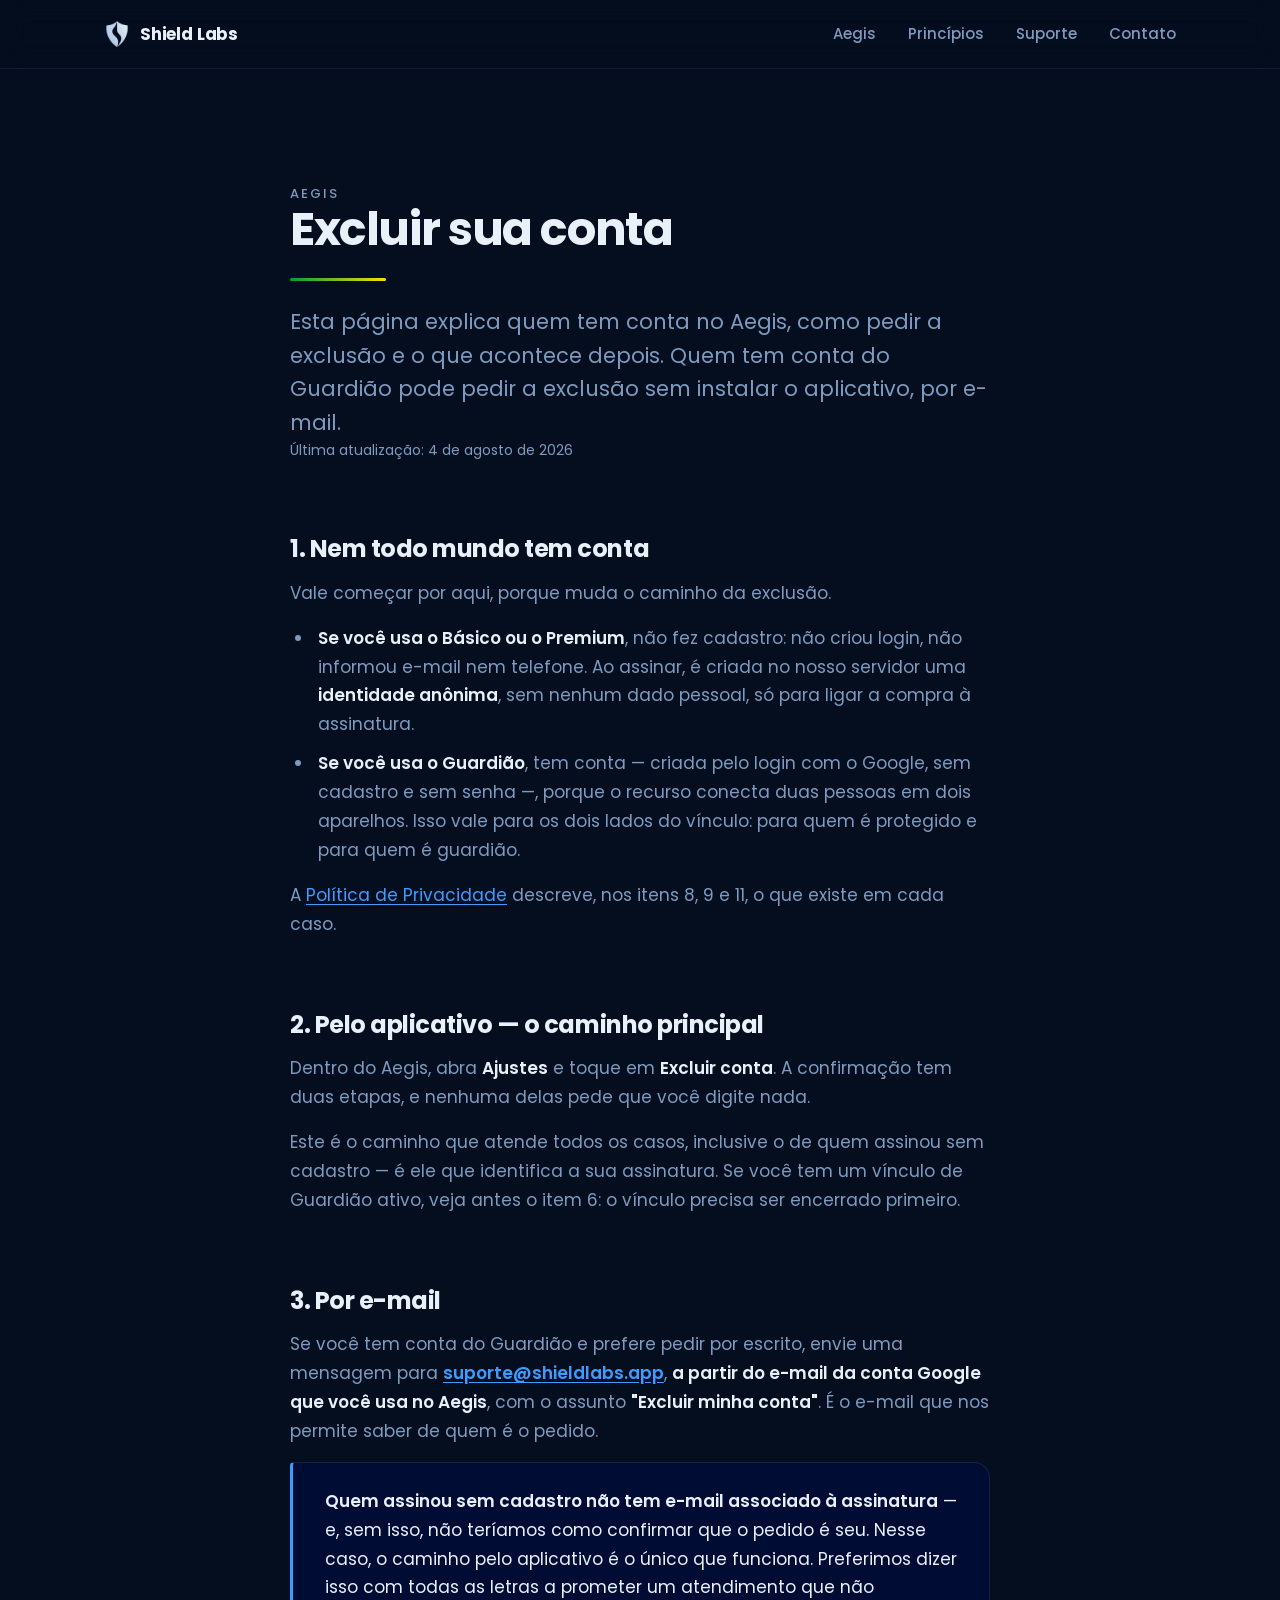
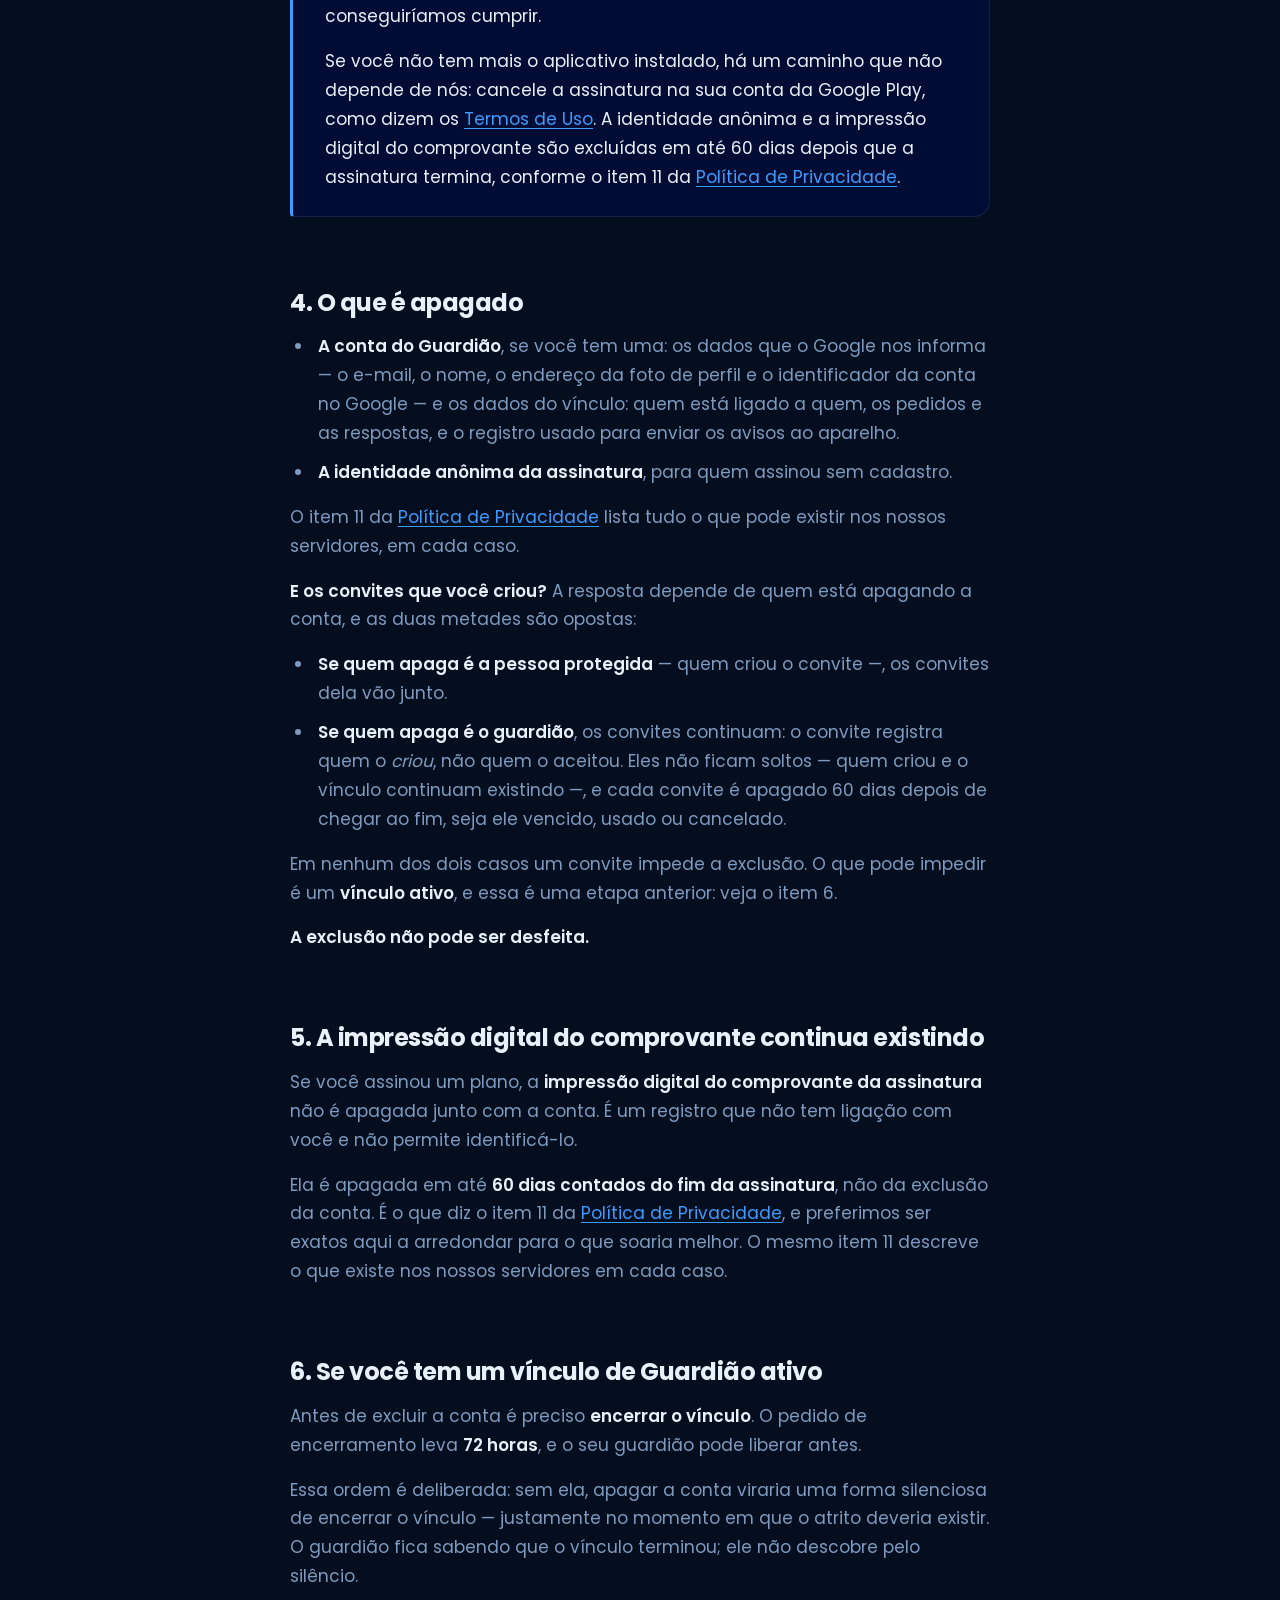
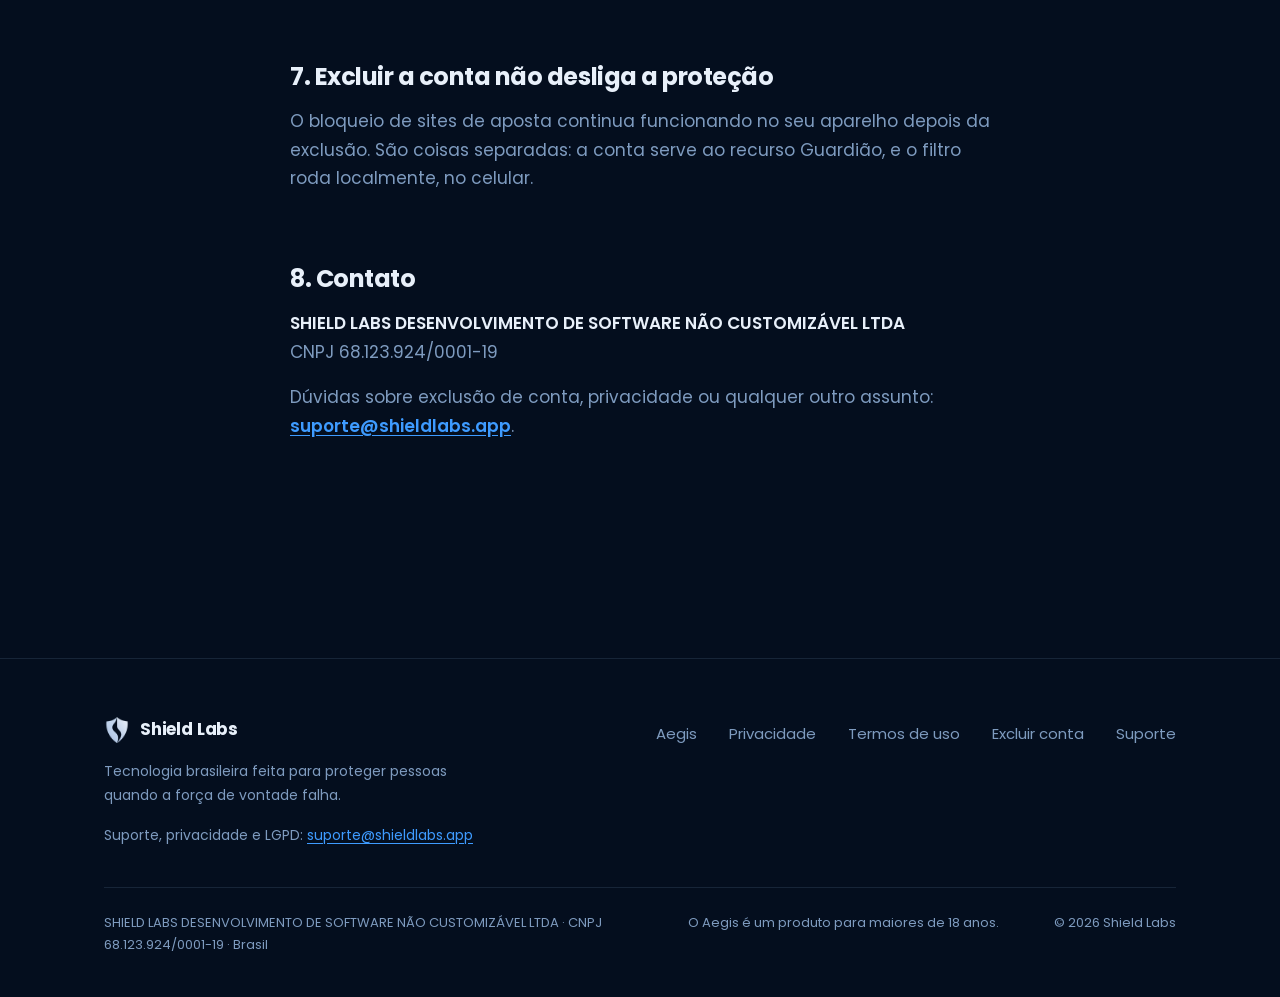
<file: excluir-conta/index.html>
<!DOCTYPE html>
<html lang="pt-BR">
<head>
  <meta charset="utf-8">
  <meta name="viewport" content="width=device-width, initial-scale=1">
  <title>Excluir sua conta do Aegis | Shield Labs</title>
  <meta name="description" content="Como excluir a sua conta do Aegis: o caminho pelo aplicativo, o caminho por e-mail, o que é apagado e o que permanece.">
  <link rel="canonical" href="https://shieldlabs.app/excluir-conta/">

  <meta property="og:type" content="article">
  <meta property="og:site_name" content="Shield Labs">
  <meta property="og:locale" content="pt_BR">
  <meta property="og:title" content="Excluir sua conta do Aegis">
  <meta property="og:description" content="Como excluir a sua conta do Aegis: o caminho pelo aplicativo, o caminho por e-mail, o que é apagado e o que permanece.">
  <meta property="og:url" content="https://shieldlabs.app/excluir-conta/">
  <meta property="og:image" content="https://shieldlabs.app/assets/img/shield-labs-og.png">
  <meta property="og:image:width" content="1200">
  <meta property="og:image:height" content="630">
  <meta property="og:image:alt" content="Marca da Shield Labs">
  <meta name="twitter:card" content="summary_large_image">
  <meta name="twitter:title" content="Excluir sua conta do Aegis">
  <meta name="twitter:description" content="Como excluir a sua conta do Aegis: o caminho pelo aplicativo, o caminho por e-mail, o que é apagado e o que permanece.">
  <meta name="twitter:image" content="https://shieldlabs.app/assets/img/shield-labs-og.png">

  <meta name="theme-color" content="#040E1E">
  <link rel="icon" href="../assets/img/favicon.ico" sizes="any">
  <link rel="icon" type="image/png" sizes="32x32" href="../assets/img/favicon-32.png">
  <link rel="icon" type="image/png" sizes="192x192" href="../assets/img/favicon-192.png">
  <link rel="apple-touch-icon" sizes="180x180" href="../assets/img/favicon-180.png">
  <link rel="manifest" href="../site.webmanifest">

  <link rel="preload" href="../assets/fonts/poppins-400.woff2" as="font" type="font/woff2" crossorigin>
  <link rel="preload" href="../assets/fonts/poppins-500.woff2" as="font" type="font/woff2" crossorigin>
  <link rel="preload" href="../assets/fonts/poppins-600.woff2" as="font" type="font/woff2" crossorigin>
  <link rel="preload" href="../assets/fonts/poppins-700.woff2" as="font" type="font/woff2" crossorigin>
  <link rel="stylesheet" href="../assets/css/style.css">
  <script src="../assets/js/main.js" defer></script>
  <noscript>
    <style>
      .nav-toggle { display: none !important; }
      @media (max-width: 819px) {
        .nav-links {
          position: static; display: flex; flex-direction: row; flex-wrap: wrap;
          gap: 0 var(--s-2); padding: 0; background: none; backdrop-filter: none; z-index: auto;
        }
        .nav-links a { padding: 6px 0; font-size: .875rem; }
        .nav { height: auto; flex-wrap: wrap; gap: var(--s-1); padding-block: var(--s-1); }
        body { padding-top: 116px; }
      }
    </style>
  </noscript>
</head>
<body>
  <a class="skip-link" href="#conteudo">Pular para o conteúdo</a>

  <header class="site-header">
    <div class="container nav">
      <a class="brand" href="../" aria-label="Shield Labs — início">
        <img class="brand-mark" src="../assets/img/shield-labs-mark-64.png" alt="Marca da Shield Labs" width="64" height="64">
        Shield Labs
      </a>
      <nav aria-label="Navegação principal">
        <button class="nav-toggle" type="button" aria-expanded="false" aria-controls="nav-menu" aria-label="Abrir menu">
          <span></span><span></span><span></span>
        </button>
        <ul class="nav-links" id="nav-menu">
          <li><a href="../aegis/">Aegis</a></li>
          <li><a href="../#principios">Princípios</a></li>
          <li><a href="../suporte/">Suporte</a></li>
          <li><a href="../#contato">Contato</a></li>
        </ul>
      </nav>
    </div>
  </header>

  <main id="conteudo" tabindex="-1">
    <div class="section">
      <div class="container doc">
        <div class="doc-head">
          <p class="eyebrow">Aegis</p>
          <h1>Excluir sua conta</h1>
          <div class="filete" aria-hidden="true"></div>
          <p class="lead">Esta página explica quem tem conta no Aegis, como pedir a exclusão e o que acontece depois. Quem tem conta do Guardião pode pedir a exclusão sem instalar o aplicativo, por e-mail.</p>
          <div class="doc-dates">
            <span>Última atualização: 4 de agosto de 2026</span>
          </div>
        </div>

        <section class="doc-section" id="quem-tem-conta">
          <h2>1. Nem todo mundo tem conta</h2>

          <p>Vale começar por aqui, porque muda o caminho da exclusão.</p>

          <ul class="doc-list">
            <li><strong>Se você usa o Básico ou o Premium</strong>, não fez cadastro: não criou login, não informou e-mail nem telefone. Ao assinar, é criada no nosso servidor uma <strong>identidade anônima</strong>, sem nenhum dado pessoal, só para ligar a compra à assinatura.</li>
            <li><strong>Se você usa o Guardião</strong>, tem conta — criada pelo login com o Google, sem cadastro e sem senha —, porque o recurso conecta duas pessoas em dois aparelhos. Isso vale para os dois lados do vínculo: para quem é protegido e para quem é guardião.</li>
          </ul>

          <p>A <a href="../privacidade/">Política de Privacidade</a> descreve, nos itens 8, 9 e 11, o que existe em cada caso.</p>
        </section>

        <section class="doc-section" id="pelo-aplicativo">
          <h2>2. Pelo aplicativo — o caminho principal</h2>

          <p>Dentro do Aegis, abra <strong>Ajustes</strong> e toque em <strong>Excluir conta</strong>. A confirmação tem duas etapas, e nenhuma delas pede que você digite nada.</p>

          <p>Este é o caminho que atende todos os casos, inclusive o de quem assinou sem cadastro — é ele que identifica a sua assinatura. Se você tem um vínculo de Guardião ativo, veja antes o item 6: o vínculo precisa ser encerrado primeiro.</p>
        </section>

        <section class="doc-section" id="por-email">
          <h2>3. Por e-mail</h2>

          <p>Se você tem conta do Guardião e prefere pedir por escrito, envie uma mensagem para <strong><a href="mailto:suporte@shieldlabs.app?subject=Excluir%20minha%20conta">suporte@shieldlabs.app</a></strong>, <strong>a partir do e-mail da conta Google que você usa no Aegis</strong>, com o assunto <strong>"Excluir minha conta"</strong>. É o e-mail que nos permite saber de quem é o pedido.</p>

          <div class="doc-callout">
            <p><strong>Quem assinou sem cadastro não tem e-mail associado à assinatura</strong> — e, sem isso, não teríamos como confirmar que o pedido é seu. Nesse caso, o caminho pelo aplicativo é o único que funciona. Preferimos dizer isso com todas as letras a prometer um atendimento que não conseguiríamos cumprir.</p>
            <p>Se você não tem mais o aplicativo instalado, há um caminho que não depende de nós: cancele a assinatura na sua conta da Google Play, como dizem os <a href="../termos/#assinaturas">Termos de Uso</a>. A identidade anônima e a impressão digital do comprovante são excluídas em até 60 dias depois que a assinatura termina, conforme o item 11 da <a href="../privacidade/">Política de Privacidade</a>.</p>
          </div>
        </section>

        <section class="doc-section" id="o-que-e-apagado">
          <h2>4. O que é apagado</h2>

          <ul class="doc-list">
            <li><strong>A conta do Guardião</strong>, se você tem uma: os dados que o Google nos informa — o e-mail, o nome, o endereço da foto de perfil e o identificador da conta no Google — e os dados do vínculo: quem está ligado a quem, os pedidos e as respostas, e o registro usado para enviar os avisos ao aparelho.</li>
            <li><strong>A identidade anônima da assinatura</strong>, para quem assinou sem cadastro.</li>
          </ul>

          <p>O item 11 da <a href="../privacidade/">Política de Privacidade</a> lista tudo o que pode existir nos nossos servidores, em cada caso.</p>

          <p><strong>E os convites que você criou?</strong> A resposta depende de quem está apagando a conta, e as duas metades são opostas:</p>

          <ul class="doc-list">
            <li><strong>Se quem apaga é a pessoa protegida</strong> — quem criou o convite —, os convites dela vão junto.</li>
            <li><strong>Se quem apaga é o guardião</strong>, os convites continuam: o convite registra quem o <em>criou</em>, não quem o aceitou. Eles não ficam soltos — quem criou e o vínculo continuam existindo —, e cada convite é apagado 60 dias depois de chegar ao fim, seja ele vencido, usado ou cancelado.</li>
          </ul>

          <p>Em nenhum dos dois casos um convite impede a exclusão. O que pode impedir é um <strong>vínculo ativo</strong>, e essa é uma etapa anterior: veja o item 6.</p>

          <p><strong>A exclusão não pode ser desfeita.</strong></p>
        </section>

        <section class="doc-section" id="o-que-permanece">
          <h2>5. A impressão digital do comprovante continua existindo</h2>

          <p>Se você assinou um plano, a <strong>impressão digital do comprovante da assinatura</strong> não é apagada junto com a conta. É um registro que não tem ligação com você e não permite identificá-lo.</p>

          <p>Ela é apagada em até <strong>60 dias contados do fim da assinatura</strong>, não da exclusão da conta. É o que diz o item 11 da <a href="../privacidade/">Política de Privacidade</a>, e preferimos ser exatos aqui a arredondar para o que soaria melhor. O mesmo item 11 descreve o que existe nos nossos servidores em cada caso.</p>
        </section>

        <section class="doc-section" id="vinculo-ativo">
          <h2>6. Se você tem um vínculo de Guardião ativo</h2>

          <p>Antes de excluir a conta é preciso <strong>encerrar o vínculo</strong>. O pedido de encerramento leva <strong>72 horas</strong>, e o seu guardião pode liberar antes.</p>

          <p>Essa ordem é deliberada: sem ela, apagar a conta viraria uma forma silenciosa de encerrar o vínculo — justamente no momento em que o atrito deveria existir. O guardião fica sabendo que o vínculo terminou; ele não descobre pelo silêncio.</p>
        </section>

        <section class="doc-section" id="protecao">
          <h2>7. Excluir a conta não desliga a proteção</h2>

          <p>O bloqueio de sites de aposta continua funcionando no seu aparelho depois da exclusão. São coisas separadas: a conta serve ao recurso Guardião, e o filtro roda localmente, no celular.</p>
        </section>

        <section class="doc-section" id="contato">
          <h2>8. Contato</h2>

          <p><strong>SHIELD LABS DESENVOLVIMENTO DE SOFTWARE NÃO CUSTOMIZÁVEL LTDA</strong><br>
            CNPJ 68.123.924/0001-19</p>

          <p>Dúvidas sobre exclusão de conta, privacidade ou qualquer outro assunto: <strong><a href="mailto:suporte@shieldlabs.app">suporte@shieldlabs.app</a></strong>.</p>
        </section>
      </div>
    </div>
  </main>

  <footer class="site-footer">
    <div class="container">
      <div class="footer-grid">
        <div class="footer-about">
          <a class="brand" href="../">
            <img class="brand-mark" src="../assets/img/shield-labs-mark-64.png" alt="Marca da Shield Labs" width="64" height="64">
            Shield Labs
          </a>
          <p>Tecnologia brasileira feita para proteger pessoas quando a força de vontade falha.</p>
          <p class="mt-2">
            Suporte, privacidade e LGPD: <a href="mailto:suporte@shieldlabs.app">suporte@shieldlabs.app</a>
          </p>
        </div>
        <ul class="footer-nav">
          <li><a href="../aegis/">Aegis</a></li>
          <li><a href="../privacidade/">Privacidade</a></li>
          <li><a href="../termos/">Termos de uso</a></li>
          <li><a href="./" aria-current="page">Excluir conta</a></li>
          <li><a href="../suporte/">Suporte</a></li>
        </ul>
      </div>
      <div class="footer-legal">
        <p>SHIELD LABS DESENVOLVIMENTO DE SOFTWARE NÃO CUSTOMIZÁVEL LTDA · CNPJ 68.123.924/0001-19 · Brasil</p>
        <p>O Aegis é um produto para maiores de 18 anos.</p>
        <p>© 2026 Shield Labs</p>
      </div>
    </div>
  </footer>
</body>
</html>
</file>
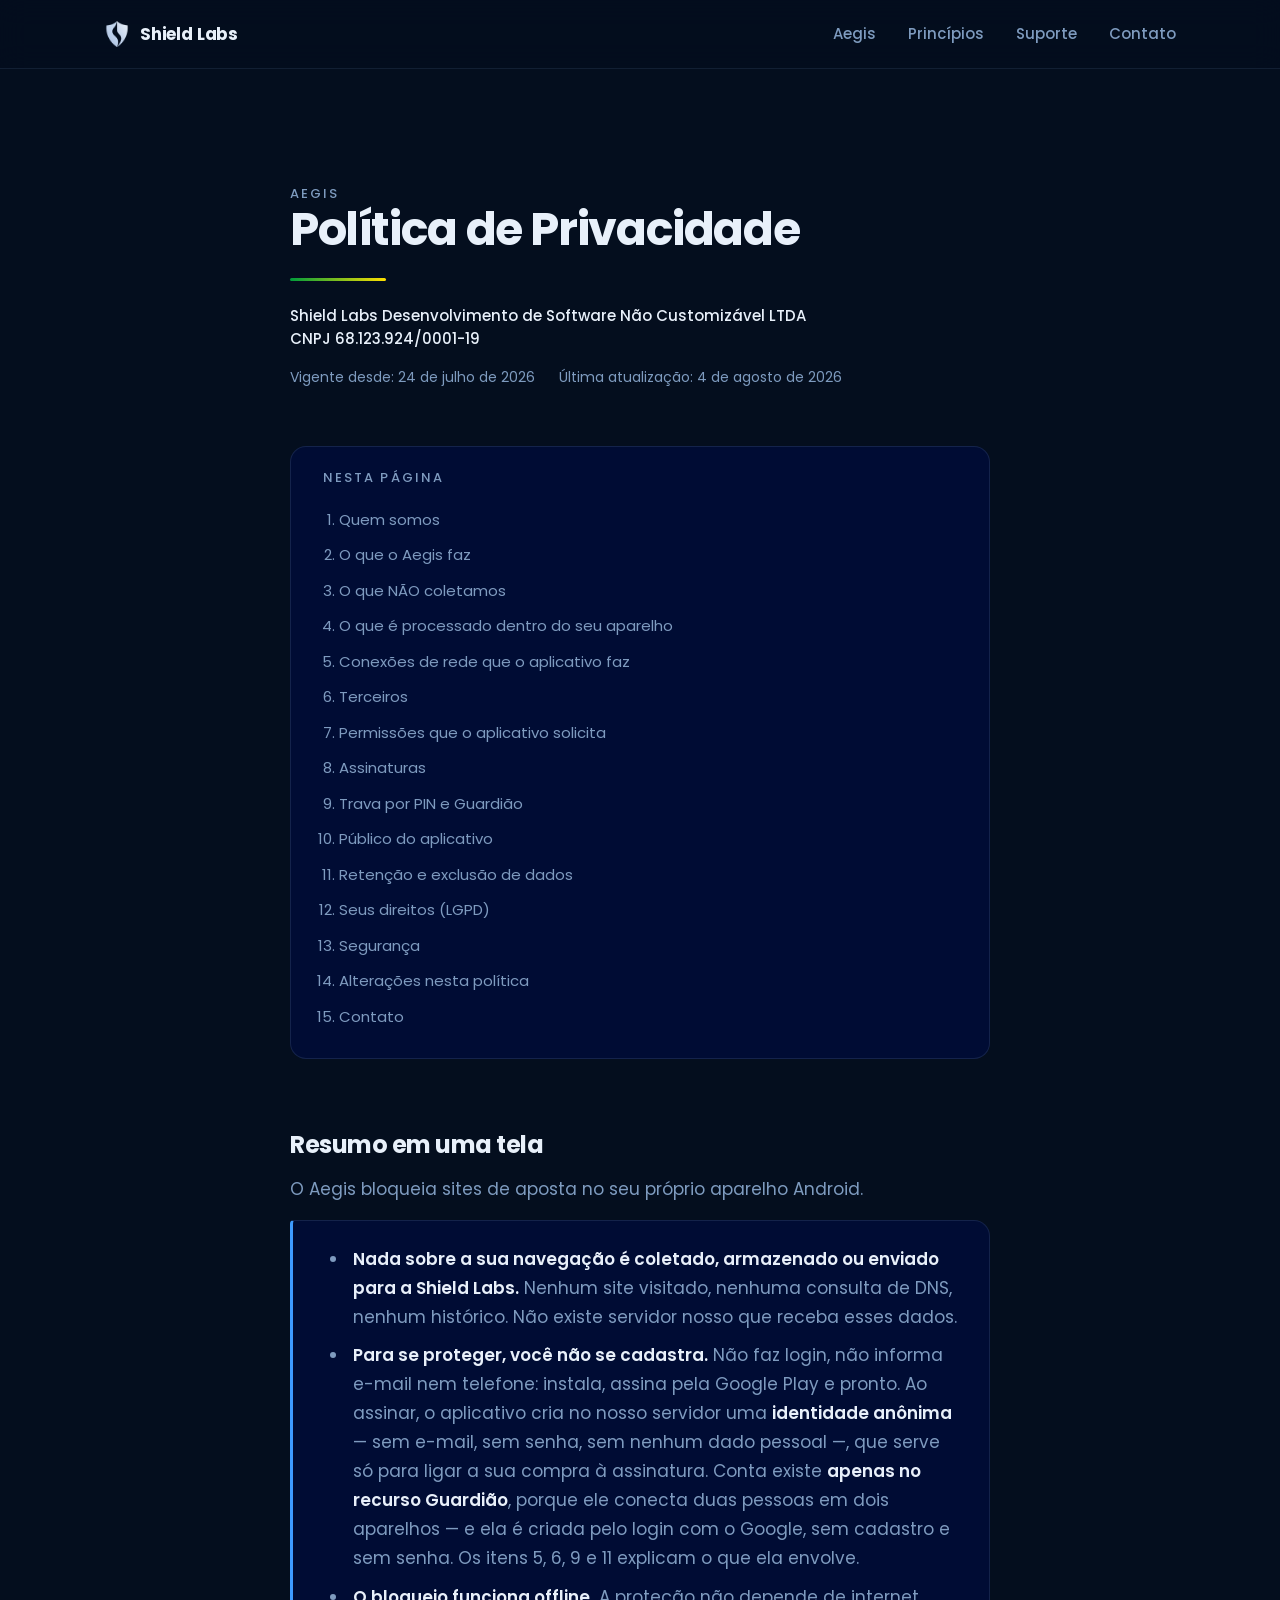
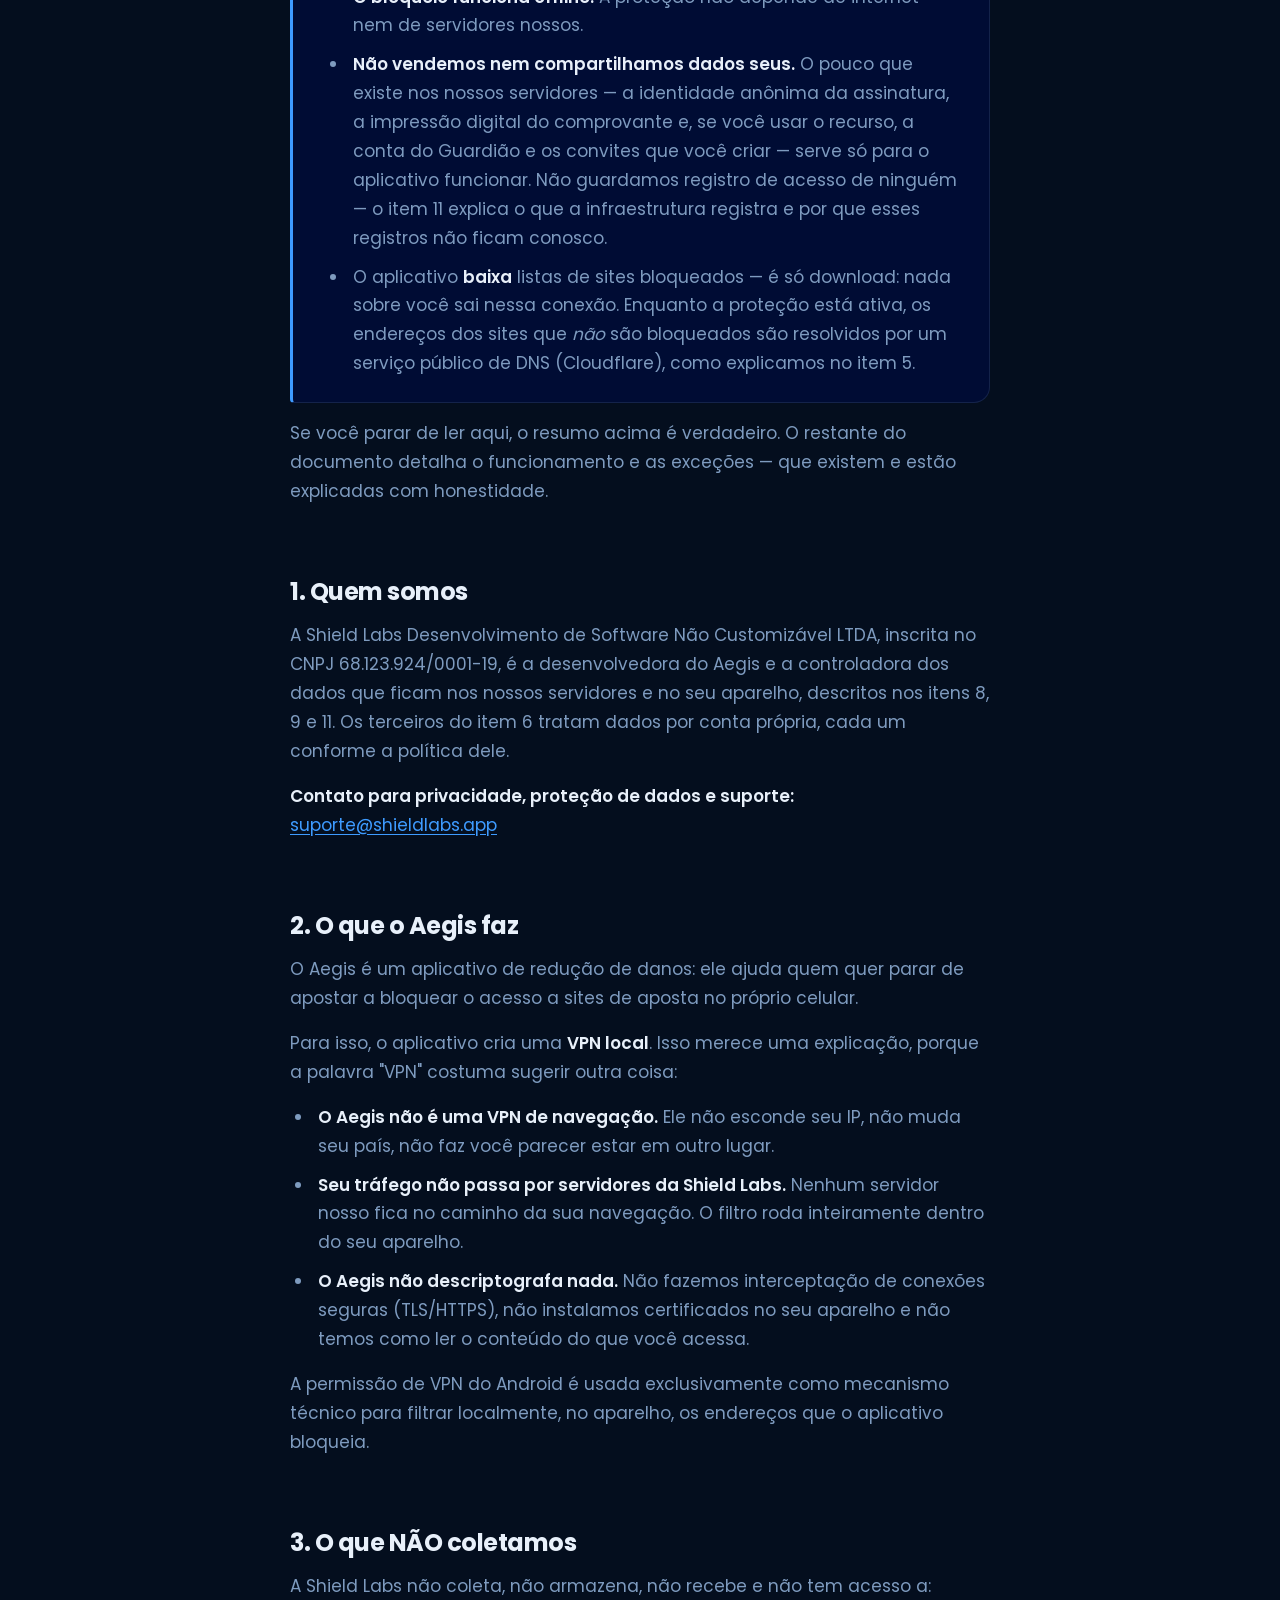
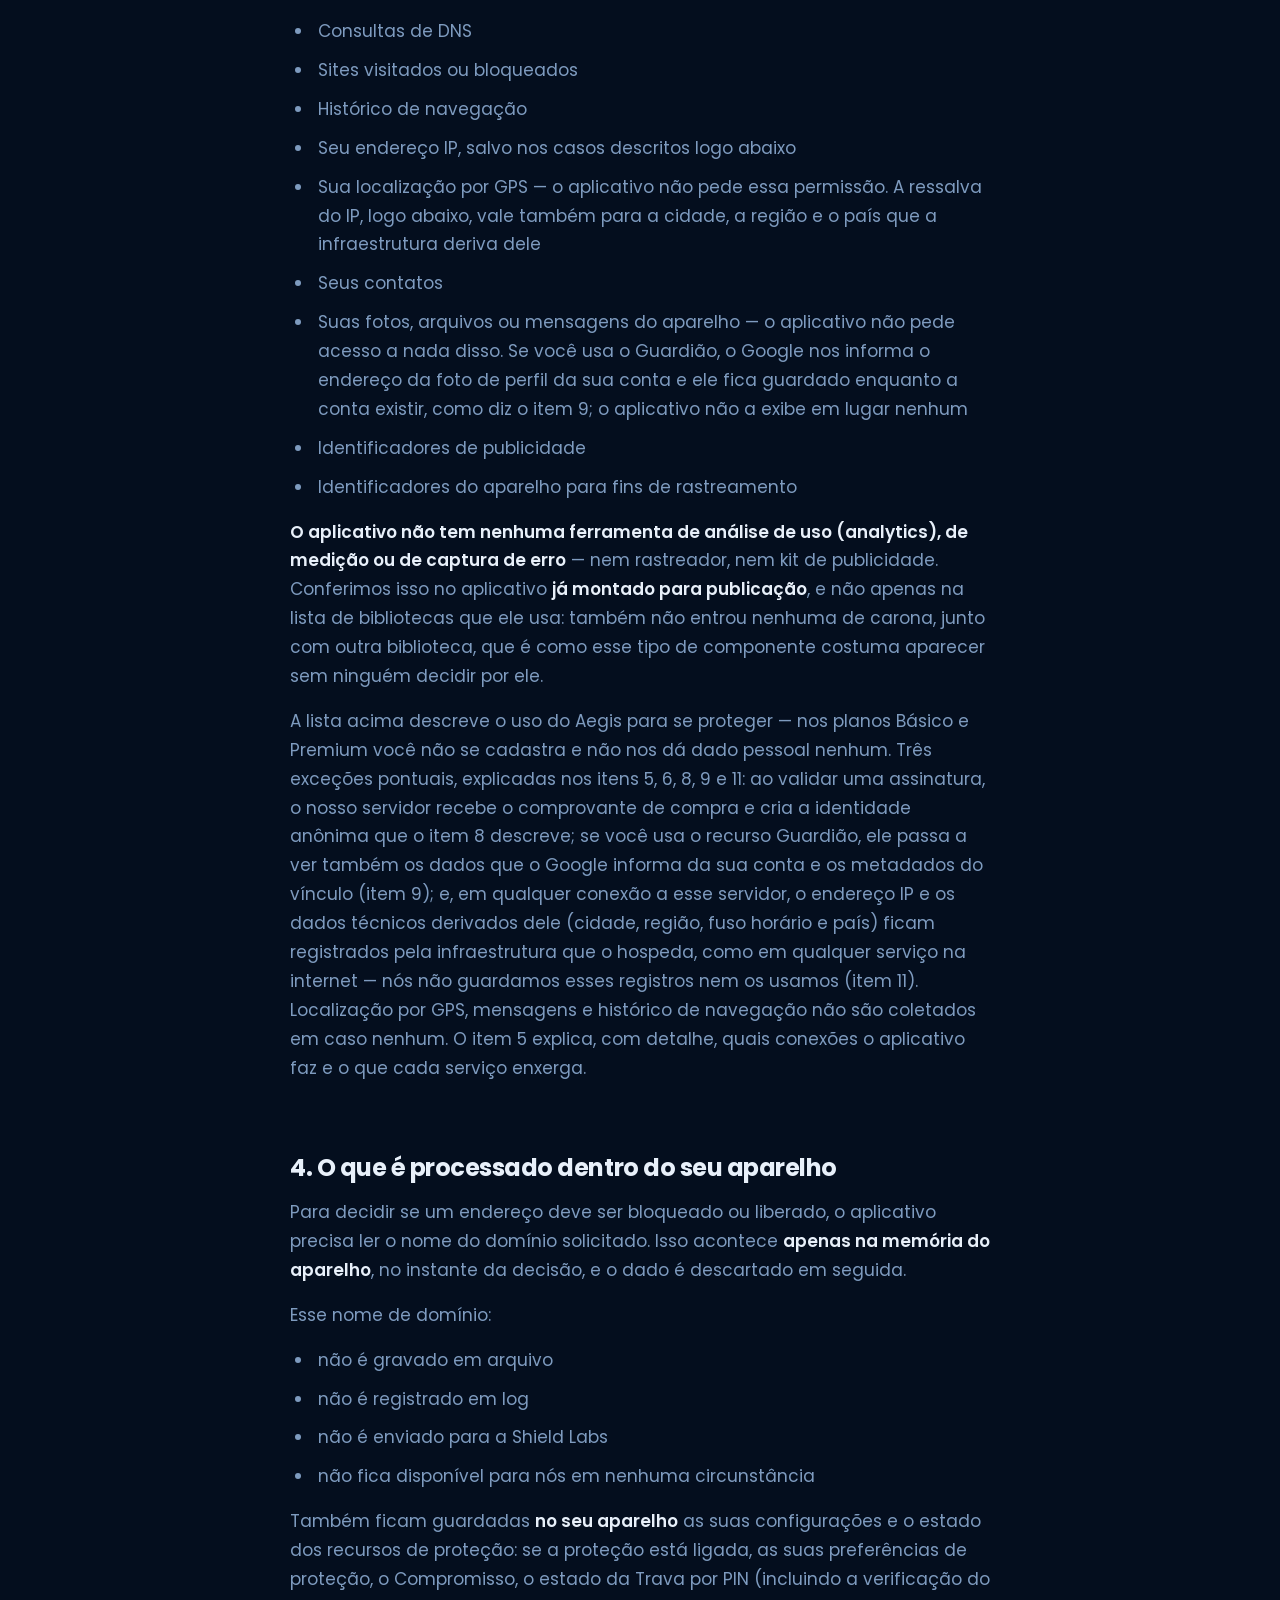
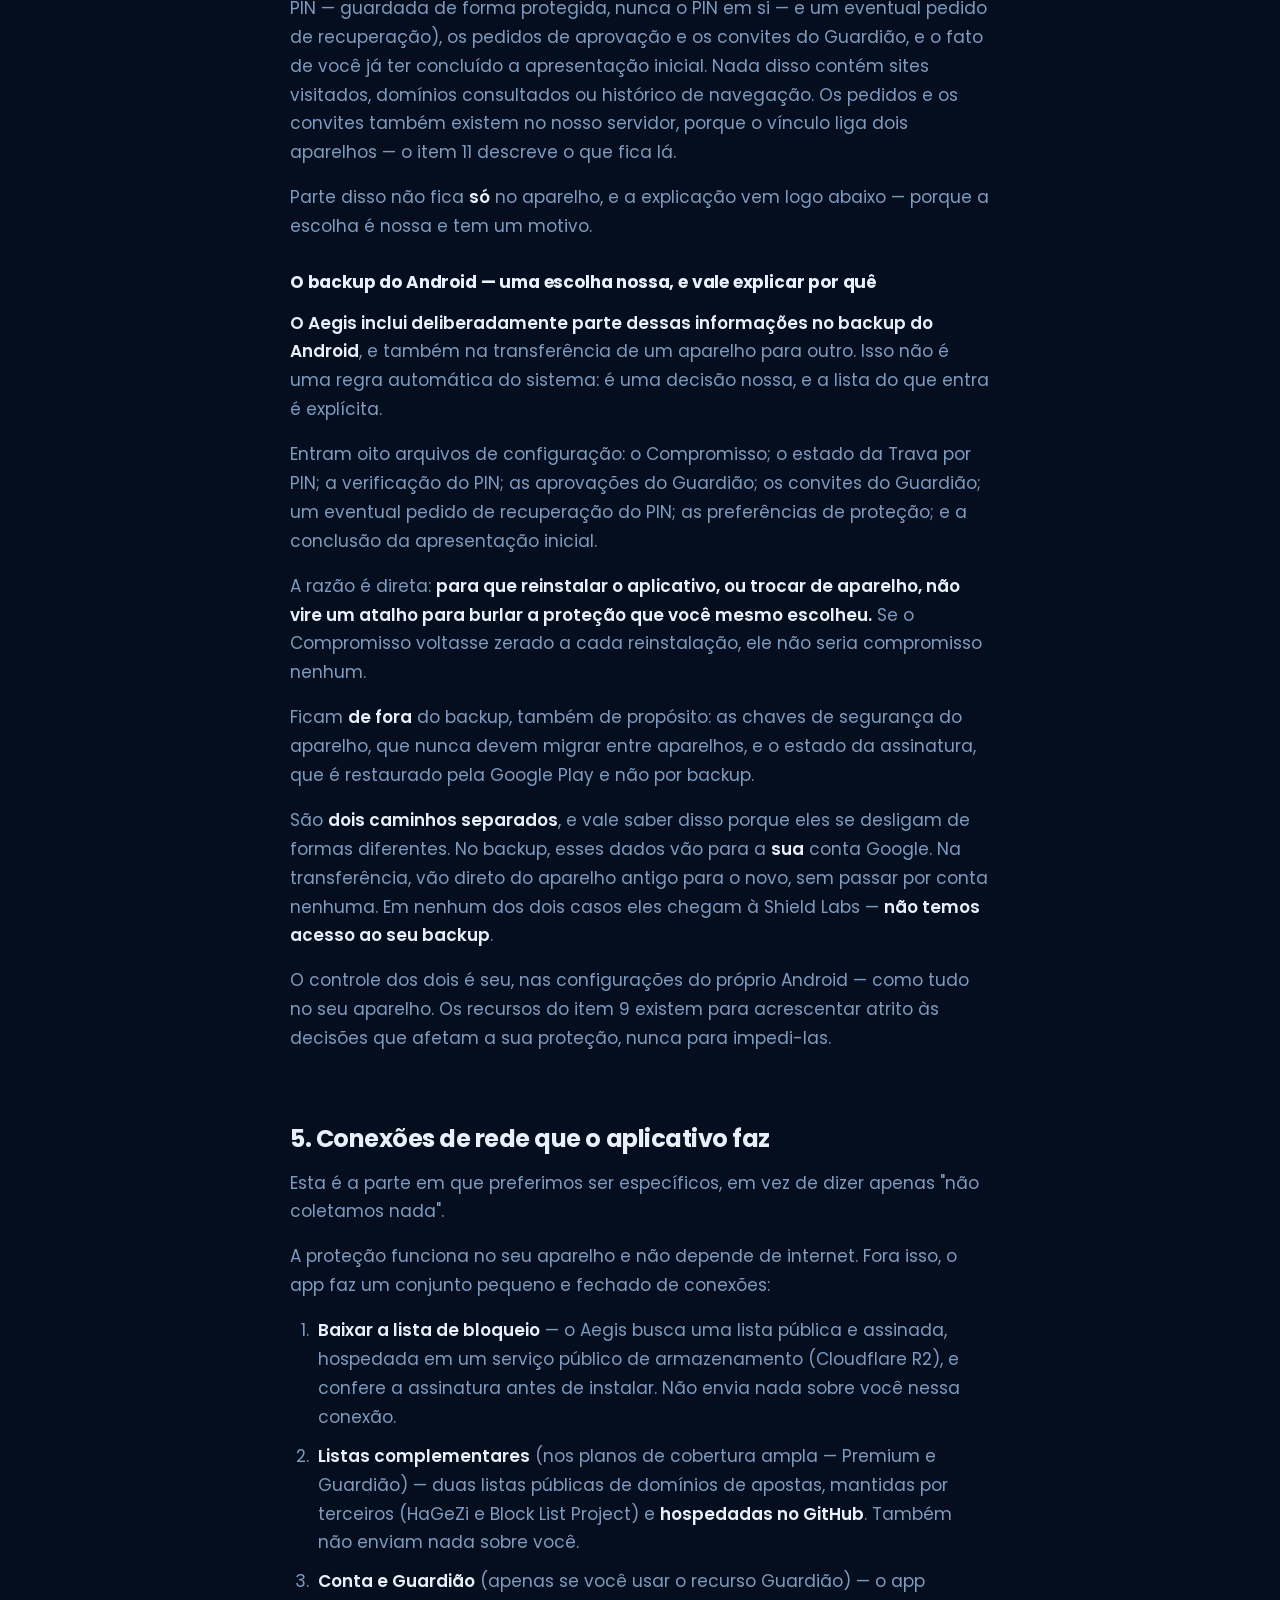
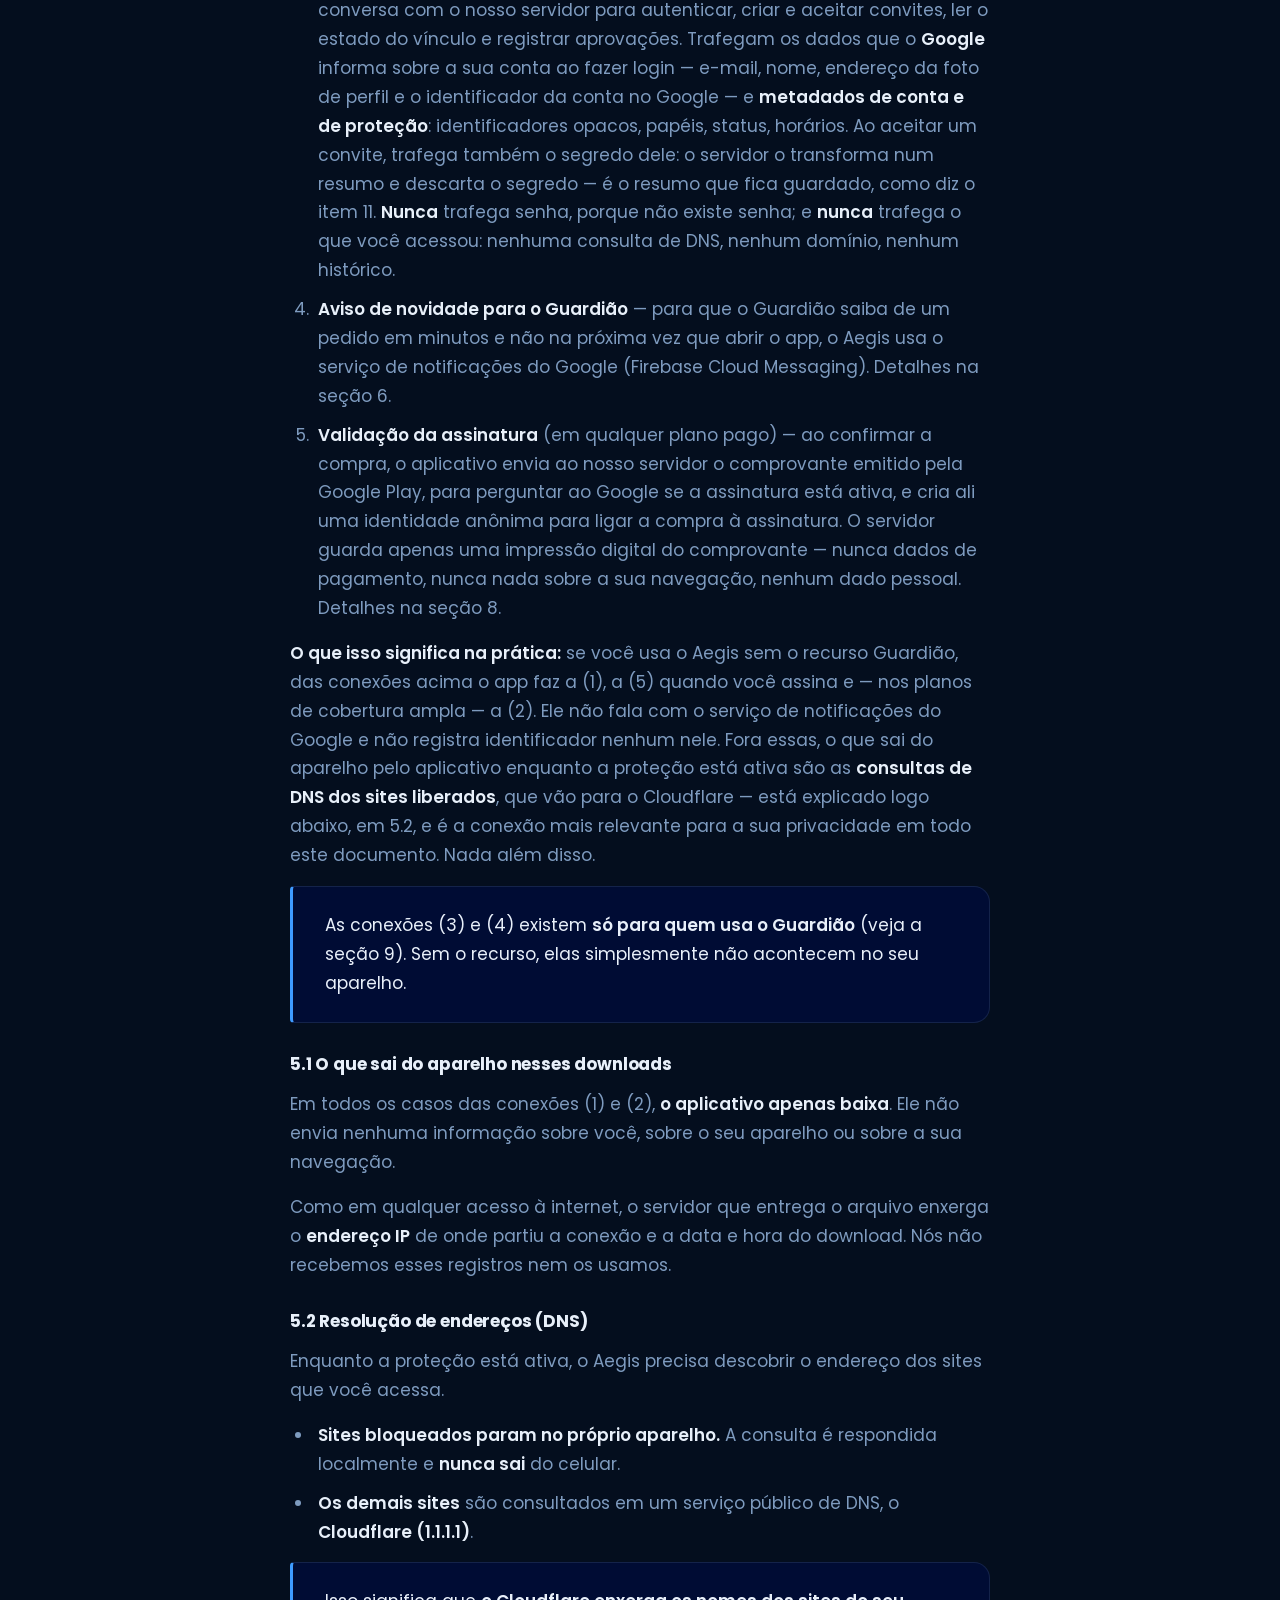
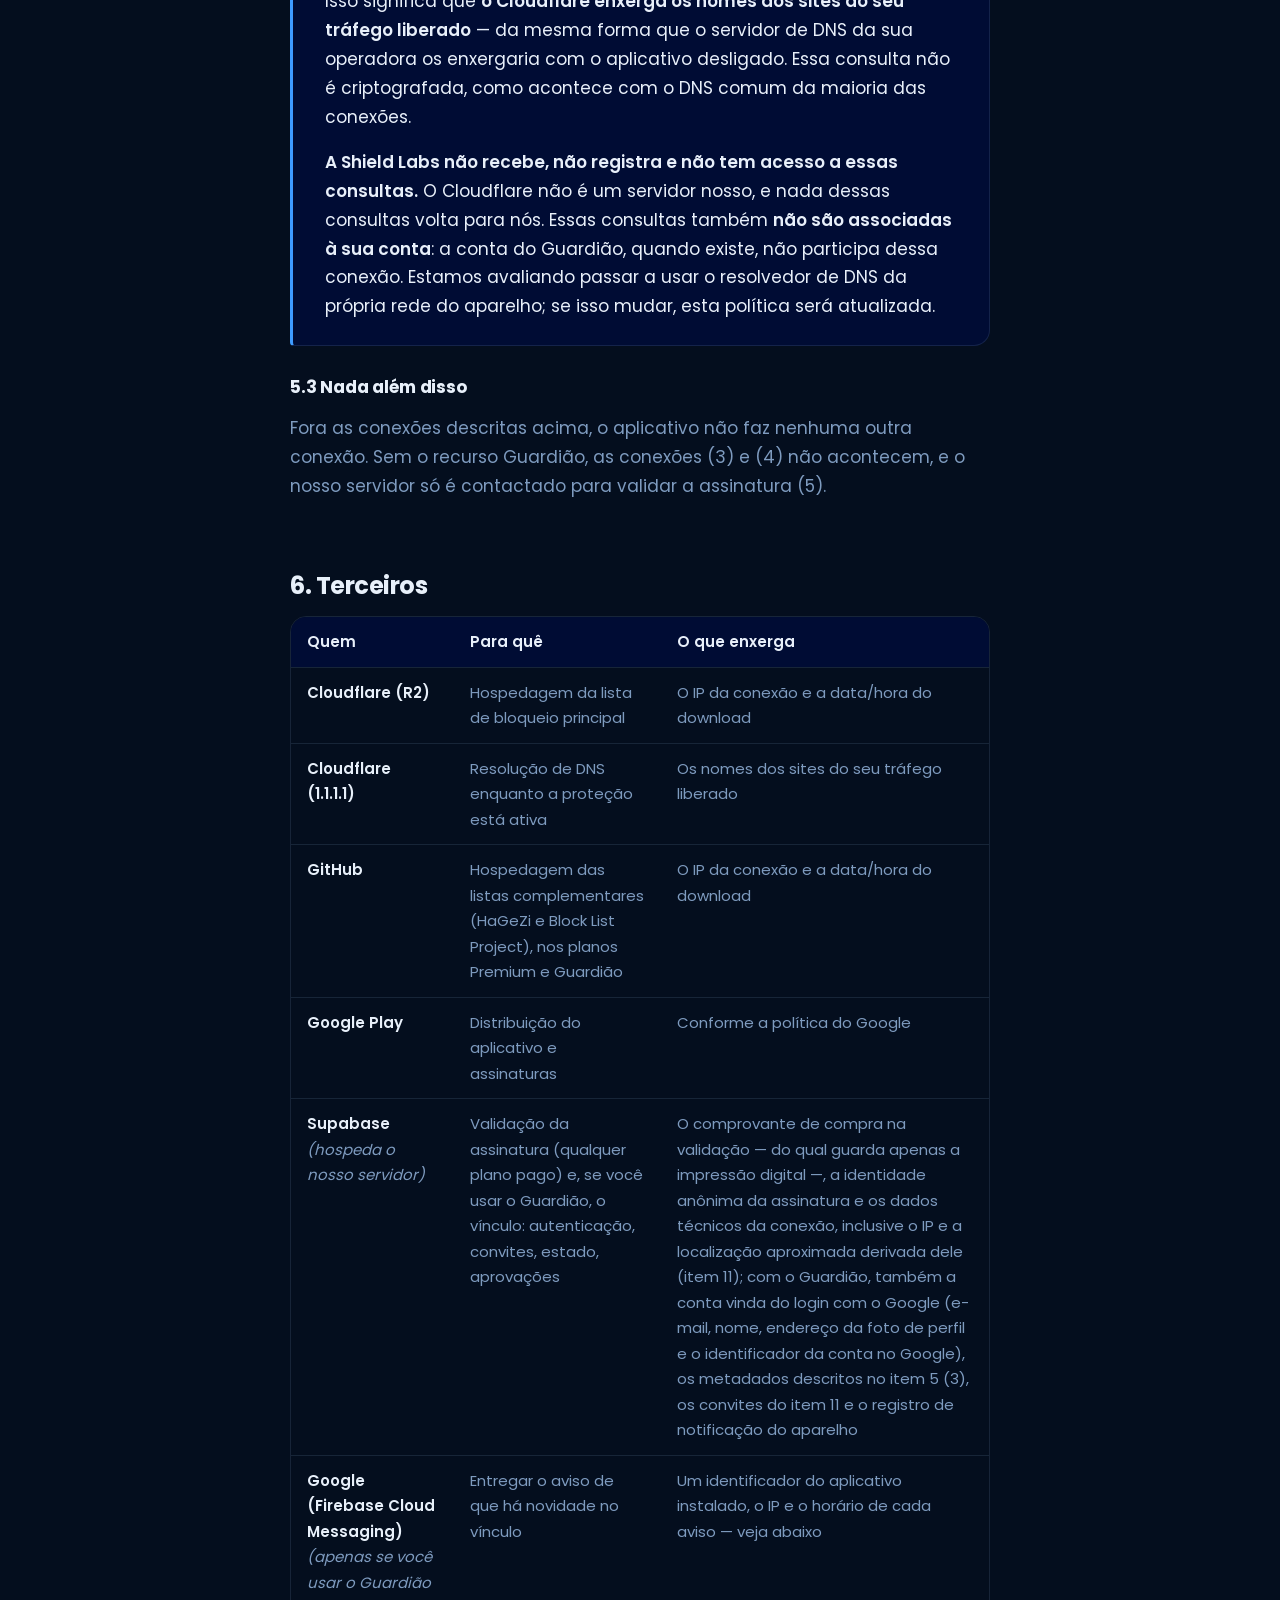
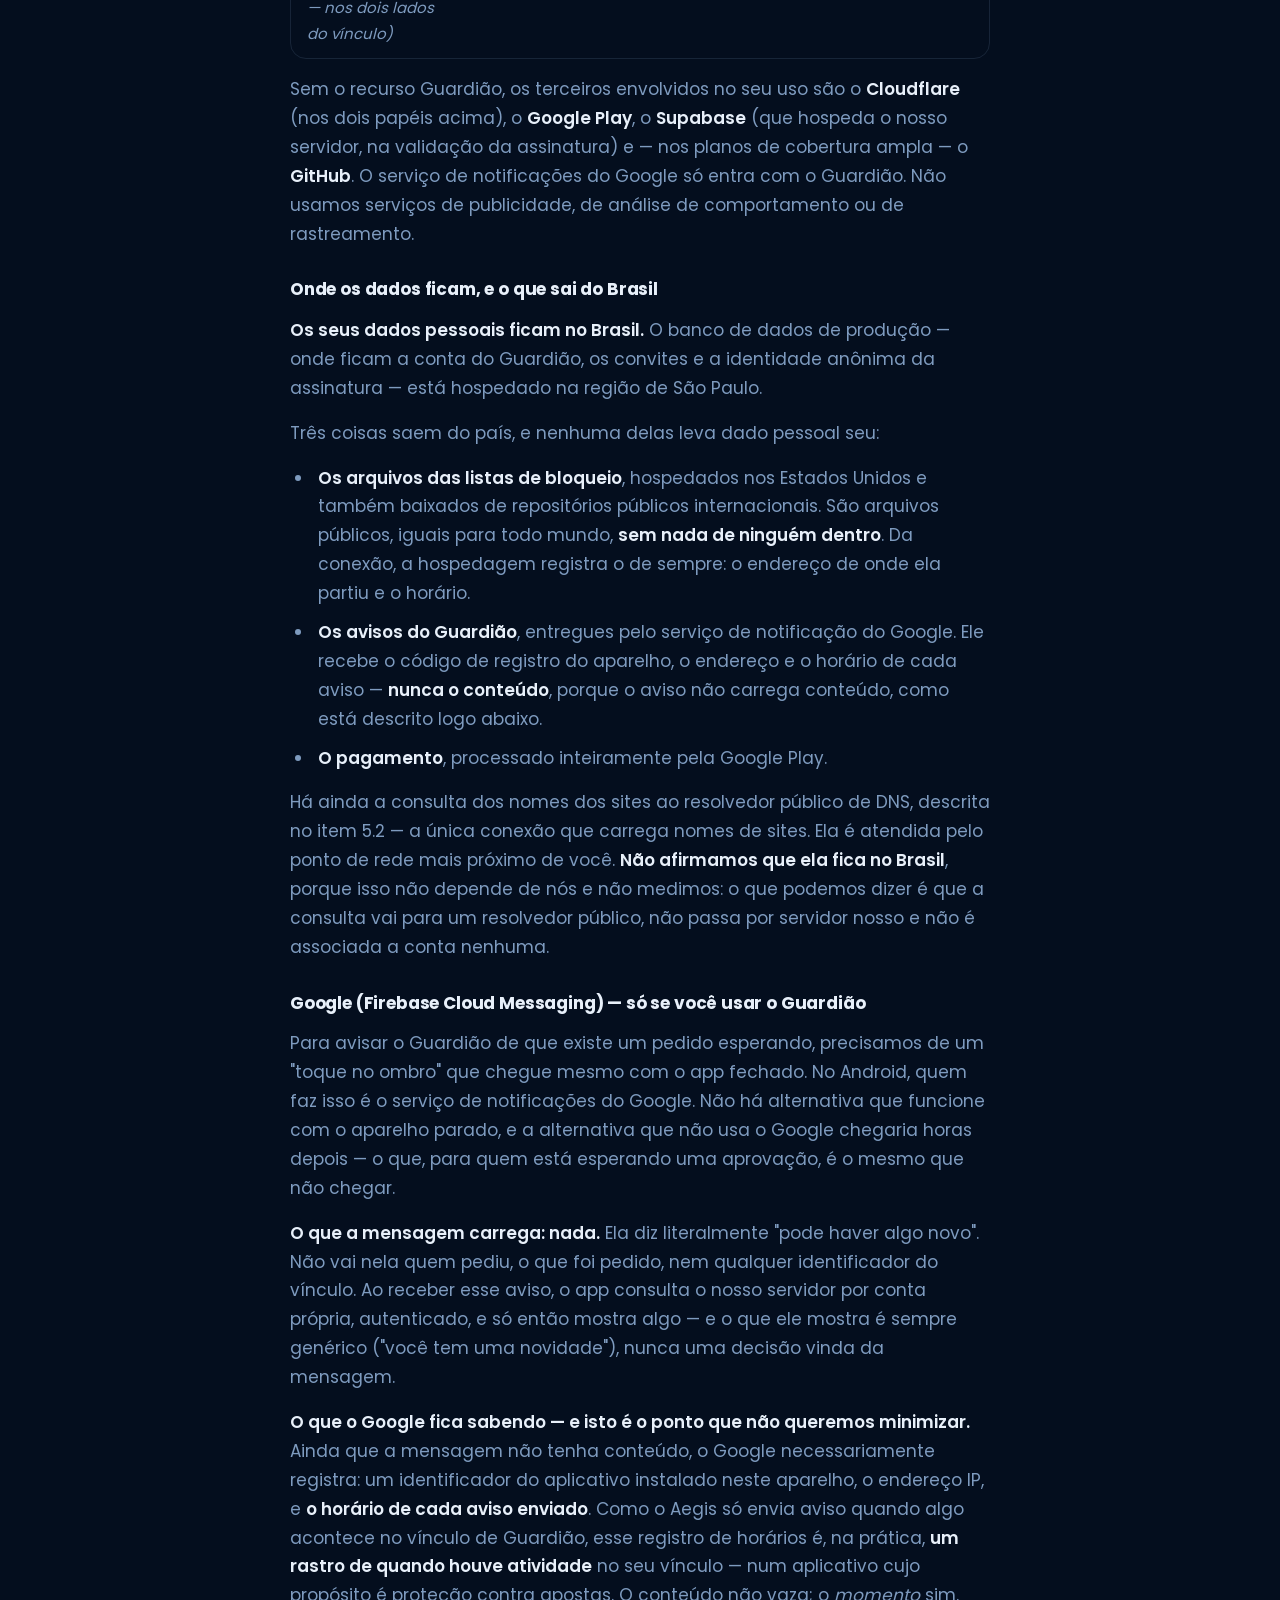
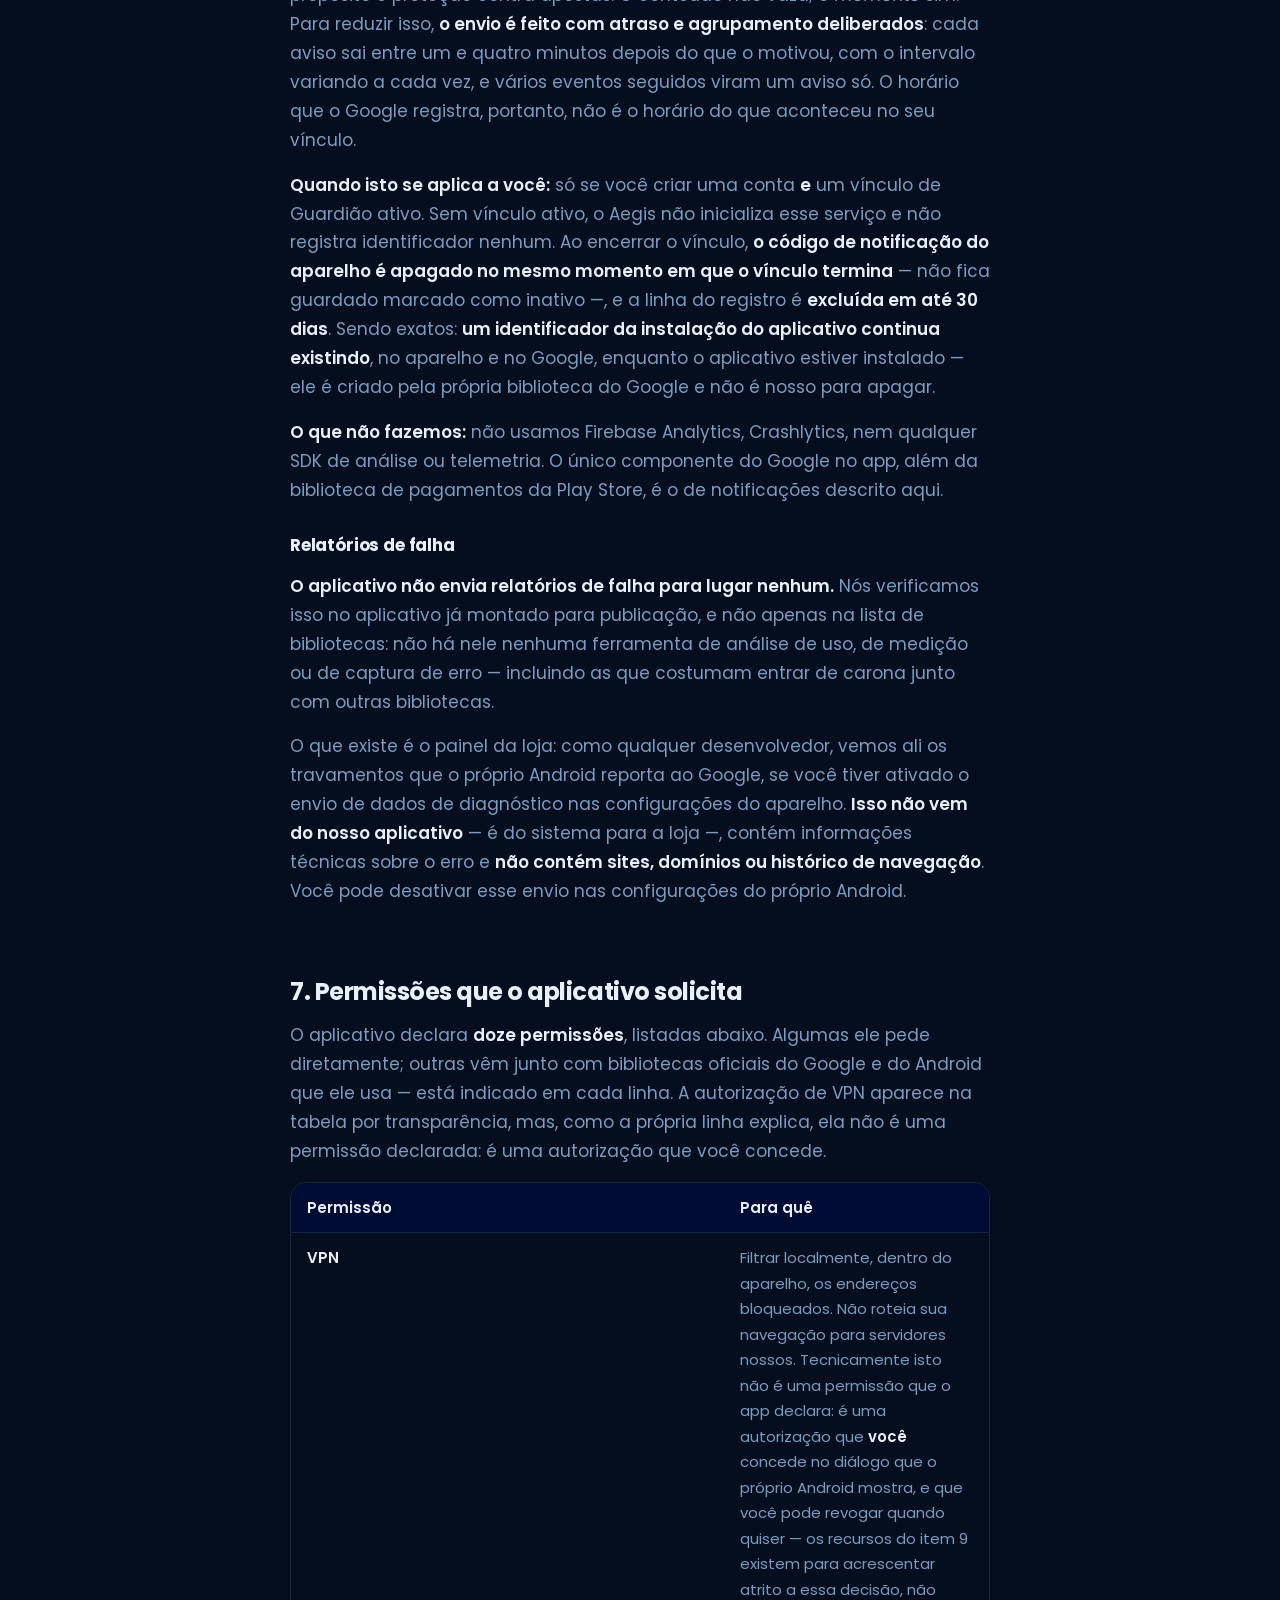
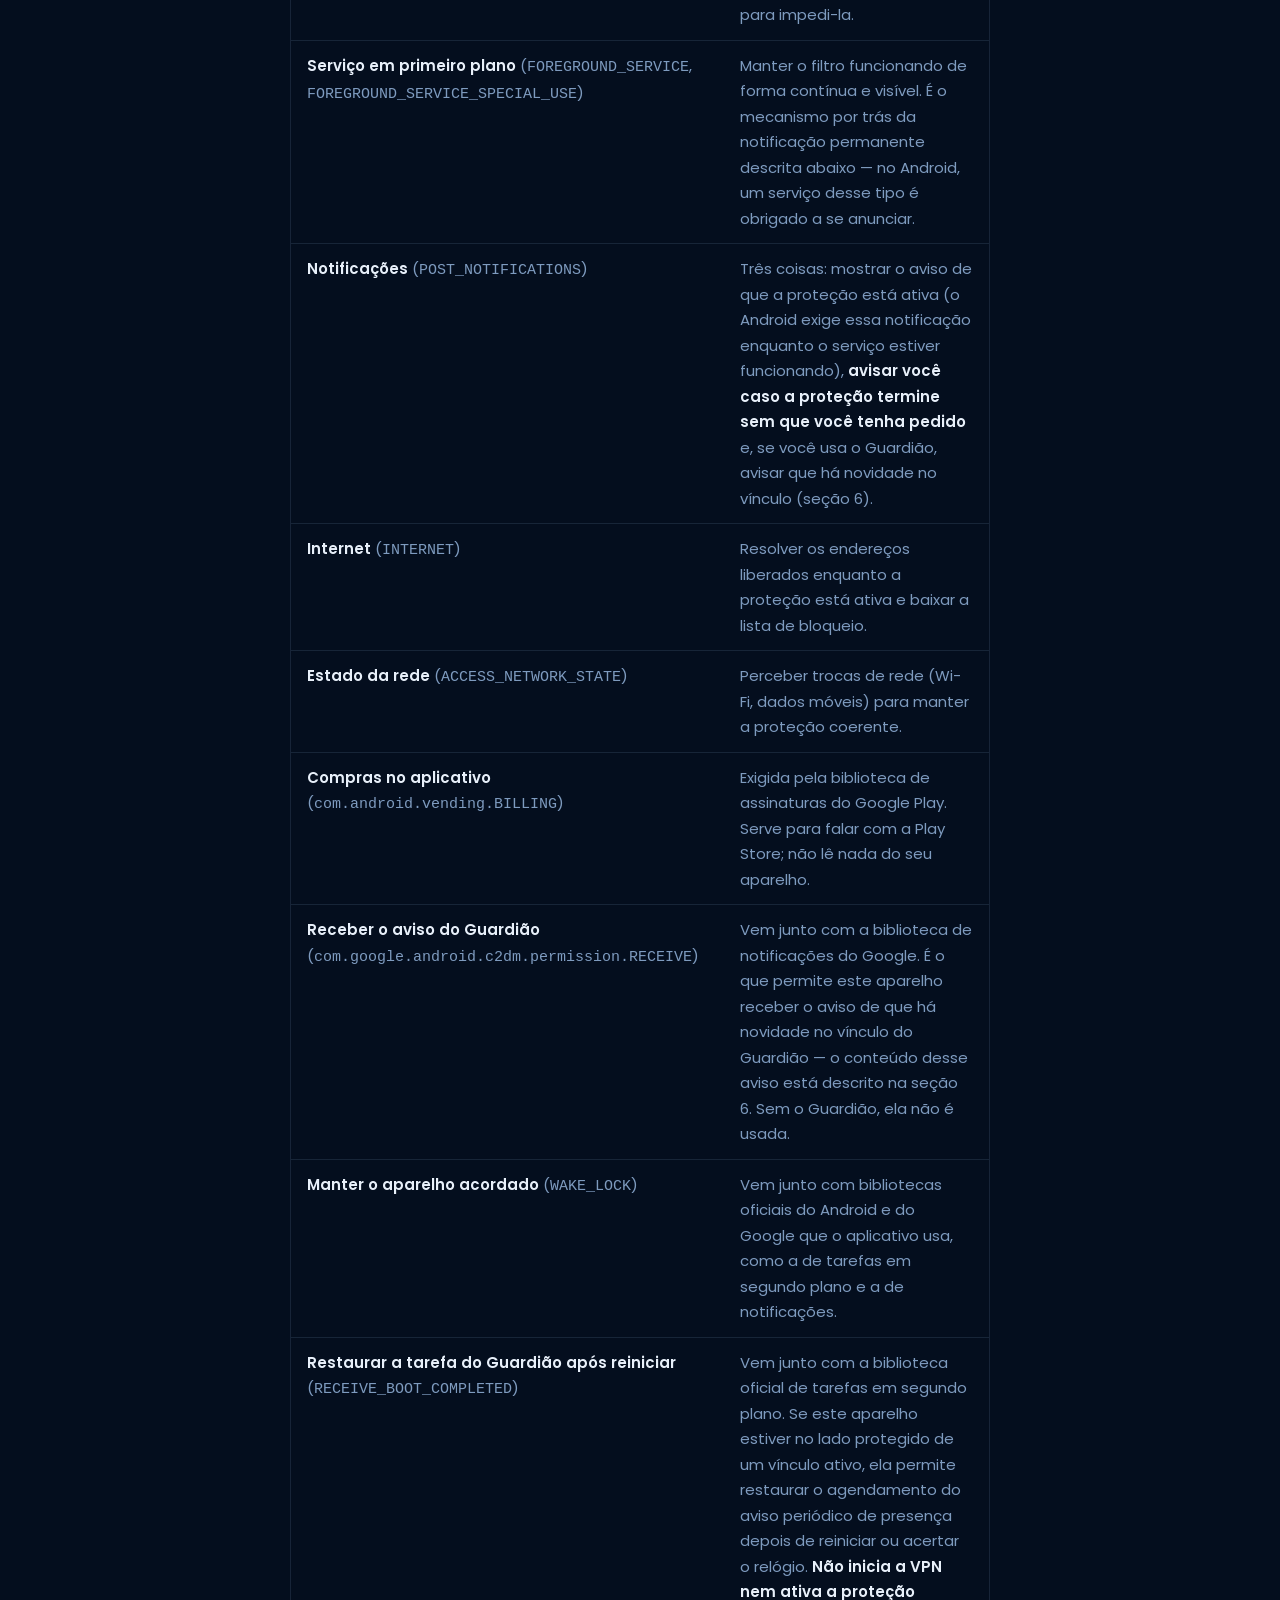
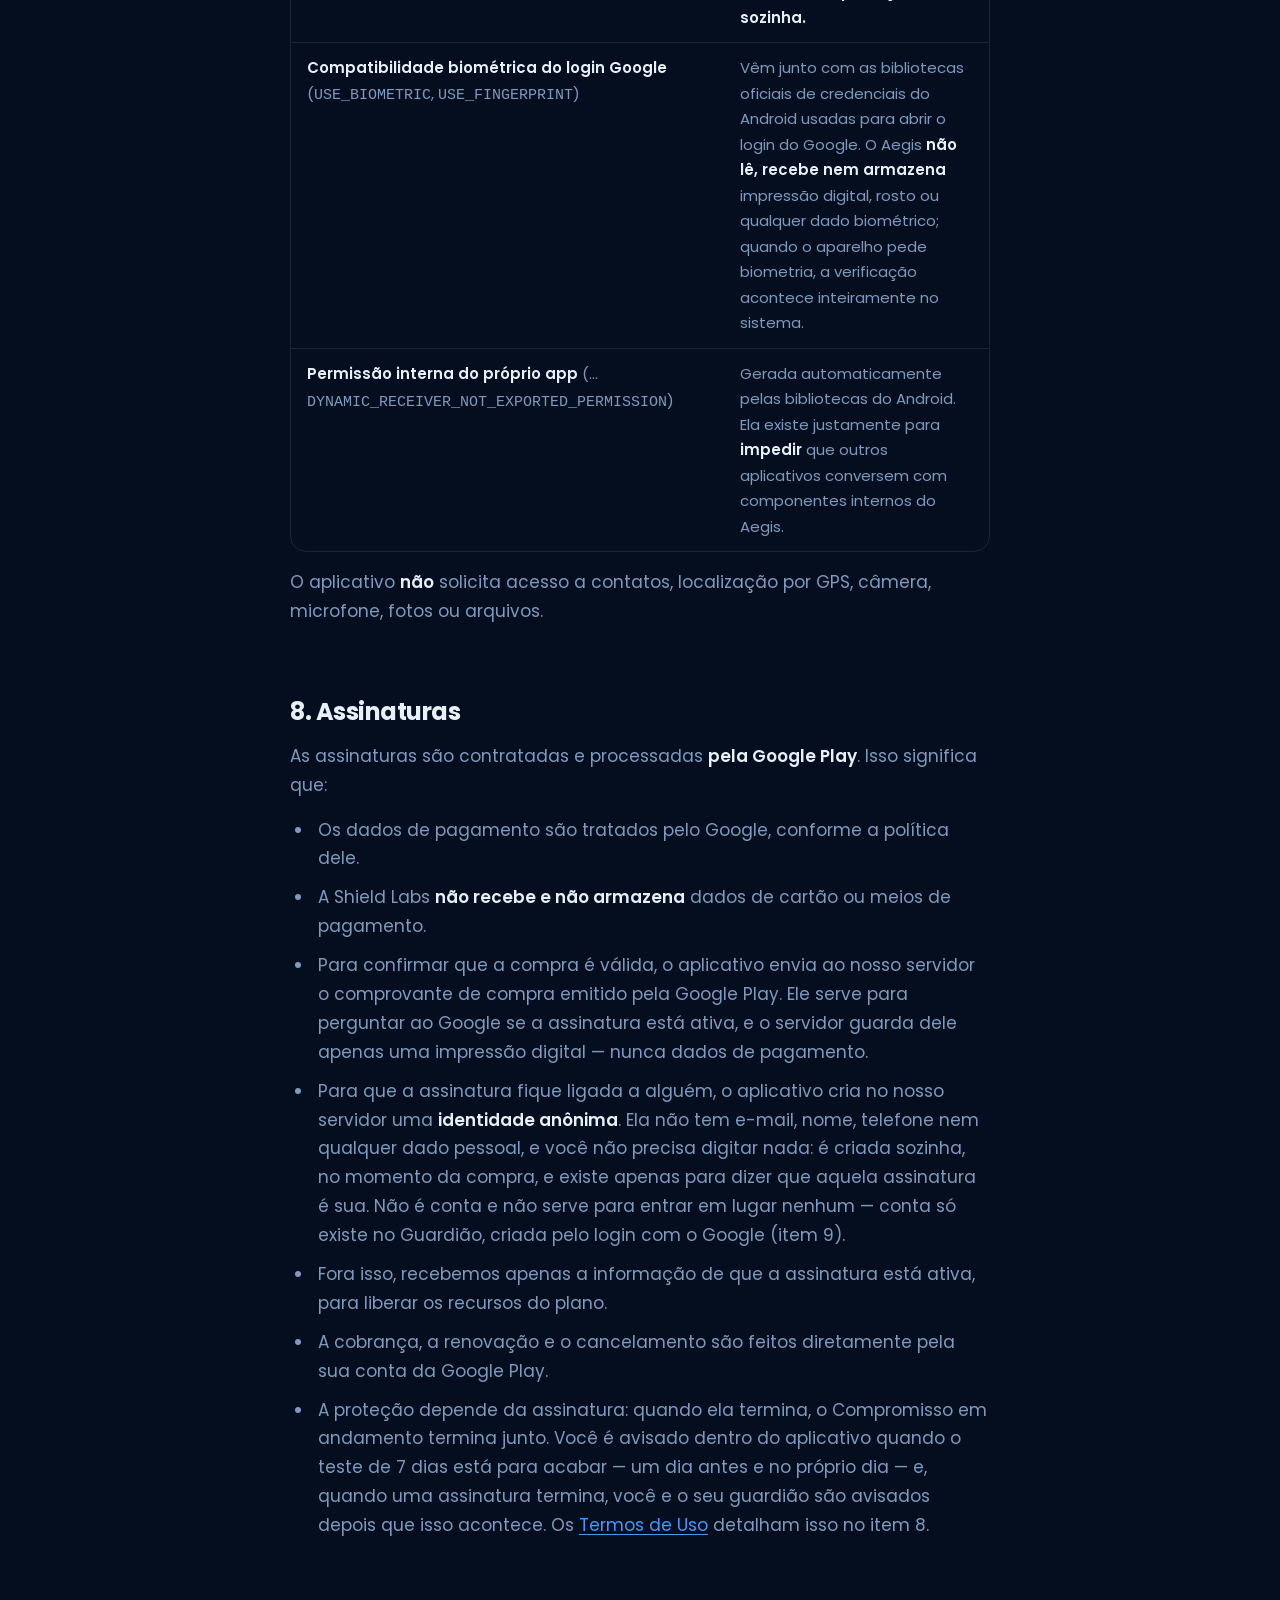
<file: privacidade/index.html>
<!DOCTYPE html>
<html lang="pt-BR">
<head>
  <meta charset="utf-8">
  <meta name="viewport" content="width=device-width, initial-scale=1">
  <title>Política de Privacidade — Aegis | Shield Labs</title>
  <meta name="description" content="O que o Aegis coleta, o que não coleta e por quê. Nada sobre a sua navegação sai do aparelho — com a única ressalva descrita nesta página.">
  <link rel="canonical" href="https://shieldlabs.app/privacidade/">

  <meta property="og:type" content="article">
  <meta property="og:site_name" content="Shield Labs">
  <meta property="og:locale" content="pt_BR">
  <meta property="og:title" content="Política de Privacidade — Aegis">
  <meta property="og:description" content="O que o Aegis coleta, o que não coleta e por quê. Nada sobre a sua navegação sai do aparelho — com a única ressalva descrita nesta página.">
  <meta property="og:url" content="https://shieldlabs.app/privacidade/">
  <meta property="og:image" content="https://shieldlabs.app/assets/img/shield-labs-og.png">
  <meta property="og:image:width" content="1200">
  <meta property="og:image:height" content="630">
  <meta property="og:image:alt" content="Marca da Shield Labs">
  <meta name="twitter:card" content="summary_large_image">
  <meta name="twitter:title" content="Política de Privacidade — Aegis">
  <meta name="twitter:description" content="O que o Aegis coleta, o que não coleta e por quê. Nada sobre a sua navegação sai do aparelho — com a única ressalva descrita nesta página.">
  <meta name="twitter:image" content="https://shieldlabs.app/assets/img/shield-labs-og.png">

  <meta name="theme-color" content="#040E1E">
  <link rel="icon" href="../assets/img/favicon.ico" sizes="any">
  <link rel="icon" type="image/png" sizes="32x32" href="../assets/img/favicon-32.png">
  <link rel="icon" type="image/png" sizes="192x192" href="../assets/img/favicon-192.png">
  <link rel="apple-touch-icon" sizes="180x180" href="../assets/img/favicon-180.png">
  <link rel="manifest" href="../site.webmanifest">

  <link rel="preload" href="../assets/fonts/poppins-400.woff2" as="font" type="font/woff2" crossorigin>
  <link rel="preload" href="../assets/fonts/poppins-500.woff2" as="font" type="font/woff2" crossorigin>
  <link rel="preload" href="../assets/fonts/poppins-600.woff2" as="font" type="font/woff2" crossorigin>
  <link rel="preload" href="../assets/fonts/poppins-700.woff2" as="font" type="font/woff2" crossorigin>
  <link rel="stylesheet" href="../assets/css/style.css">
  <script src="../assets/js/main.js" defer></script>
  <noscript>
    <style>
      .nav-toggle { display: none !important; }
      @media (max-width: 819px) {
        .nav-links {
          position: static; display: flex; flex-direction: row; flex-wrap: wrap;
          gap: 0 var(--s-2); padding: 0; background: none; backdrop-filter: none; z-index: auto;
        }
        .nav-links a { padding: 6px 0; font-size: .875rem; }
        .nav { height: auto; flex-wrap: wrap; gap: var(--s-1); padding-block: var(--s-1); }
        body { padding-top: 116px; }
      }
    </style>
  </noscript>
</head>
<body>
  <a class="skip-link" href="#conteudo">Pular para o conteúdo</a>

  <header class="site-header">
    <div class="container nav">
      <a class="brand" href="../" aria-label="Shield Labs — início">
        <img class="brand-mark" src="../assets/img/shield-labs-mark-64.png" alt="Marca da Shield Labs" width="64" height="64">
        Shield Labs
      </a>
      <nav aria-label="Navegação principal">
        <button class="nav-toggle" type="button" aria-expanded="false" aria-controls="nav-menu" aria-label="Abrir menu">
          <span></span><span></span><span></span>
        </button>
        <ul class="nav-links" id="nav-menu">
          <li><a href="../aegis/">Aegis</a></li>
          <li><a href="../#principios">Princípios</a></li>
          <li><a href="../suporte/">Suporte</a></li>
          <li><a href="../#contato">Contato</a></li>
        </ul>
      </nav>
    </div>
  </header>

  <main id="conteudo" tabindex="-1">
    <div class="section">
      <div class="container doc">
        <div class="doc-head">
          <p class="eyebrow">Aegis</p>
          <h1>Política de Privacidade</h1>
          <div class="filete" aria-hidden="true"></div>
          <p class="doc-org">Shield Labs Desenvolvimento de Software Não Customizável LTDA<br>CNPJ 68.123.924/0001-19</p>
          <div class="doc-dates">
            <span>Vigente desde: 24 de julho de 2026</span>
            <span>Última atualização: 4 de agosto de 2026</span>
          </div>
        </div>

        <nav class="toc" aria-labelledby="toc-titulo">
          <h2 id="toc-titulo">Nesta página</h2>
          <ol>
            <li><a href="#quem-somos">Quem somos</a></li>
            <li><a href="#o-que-faz">O que o Aegis faz</a></li>
            <li><a href="#nao-coletamos">O que NÃO coletamos</a></li>
            <li><a href="#processamento-local">O que é processado dentro do seu aparelho</a></li>
            <li><a href="#conexoes-de-rede">Conexões de rede que o aplicativo faz</a></li>
            <li><a href="#terceiros">Terceiros</a></li>
            <li><a href="#permissoes">Permissões que o aplicativo solicita</a></li>
            <li><a href="#assinaturas">Assinaturas</a></li>
            <li><a href="#guardiao">Trava por PIN e Guardião</a></li>
            <li><a href="#publico">Público do aplicativo</a></li>
            <li><a href="#retencao-exclusao">Retenção e exclusão de dados</a></li>
            <li><a href="#direitos">Seus direitos (LGPD)</a></li>
            <li><a href="#seguranca">Segurança</a></li>
            <li><a href="#alteracoes">Alterações nesta política</a></li>
            <li><a href="#contato">Contato</a></li>
          </ol>
        </nav>

        <section class="doc-section" id="resumo">
          <h2>Resumo em uma tela</h2>

          <p>O Aegis bloqueia sites de aposta no seu próprio aparelho Android.</p>

          <div class="doc-callout">
            <ul class="doc-list">
              <li><strong>Nada sobre a sua navegação é coletado, armazenado ou enviado para a Shield Labs.</strong> Nenhum site visitado, nenhuma consulta de DNS, nenhum histórico. Não existe servidor nosso que receba esses dados.</li>
              <li><strong>Para se proteger, você não se cadastra.</strong> Não faz login, não informa e-mail nem telefone: instala, assina pela Google Play e pronto. Ao assinar, o aplicativo cria no nosso servidor uma <strong>identidade anônima</strong> — sem e-mail, sem senha, sem nenhum dado pessoal —, que serve só para ligar a sua compra à assinatura. Conta existe <strong>apenas no recurso Guardião</strong>, porque ele conecta duas pessoas em dois aparelhos — e ela é criada pelo login com o Google, sem cadastro e sem senha. Os itens 5, 6, 9 e 11 explicam o que ela envolve.</li>
              <li><strong>O bloqueio funciona offline.</strong> A proteção não depende de internet nem de servidores nossos.</li>
              <li><strong>Não vendemos nem compartilhamos dados seus.</strong> O pouco que existe nos nossos servidores — a identidade anônima da assinatura, a impressão digital do comprovante e, se você usar o recurso, a conta do Guardião e os convites que você criar — serve só para o aplicativo funcionar. Não guardamos registro de acesso de ninguém — o item 11 explica o que a infraestrutura registra e por que esses registros não ficam conosco.</li>
              <li>O aplicativo <strong>baixa</strong> listas de sites bloqueados — é só download: nada sobre você sai nessa conexão. Enquanto a proteção está ativa, os endereços dos sites que <em>não</em> são bloqueados são resolvidos por um serviço público de DNS (Cloudflare), como explicamos no item 5.</li>
            </ul>
          </div>

          <p>Se você parar de ler aqui, o resumo acima é verdadeiro. O restante do documento detalha o funcionamento e as exceções — que existem e estão explicadas com honestidade.</p>
        </section>

        <section class="doc-section" id="quem-somos">
          <h2>1. Quem somos</h2>

          <p>A Shield Labs Desenvolvimento de Software Não Customizável LTDA, inscrita no CNPJ 68.123.924/0001-19, é a desenvolvedora do Aegis e a controladora dos dados que ficam nos nossos servidores e no seu aparelho, descritos nos itens 8, 9 e 11. Os terceiros do item 6 tratam dados por conta própria, cada um conforme a política dele.</p>

          <p><strong>Contato para privacidade, proteção de dados e suporte:</strong> <a href="mailto:suporte@shieldlabs.app">suporte@shieldlabs.app</a></p>
        </section>

        <section class="doc-section" id="o-que-faz">
          <h2>2. O que o Aegis faz</h2>

          <p>O Aegis é um aplicativo de redução de danos: ele ajuda quem quer parar de apostar a bloquear o acesso a sites de aposta no próprio celular.</p>

          <p>Para isso, o aplicativo cria uma <strong>VPN local</strong>. Isso merece uma explicação, porque a palavra "VPN" costuma sugerir outra coisa:</p>

          <ul class="doc-list">
            <li><strong>O Aegis não é uma VPN de navegação.</strong> Ele não esconde seu IP, não muda seu país, não faz você parecer estar em outro lugar.</li>
            <li><strong>Seu tráfego não passa por servidores da Shield Labs.</strong> Nenhum servidor nosso fica no caminho da sua navegação. O filtro roda inteiramente dentro do seu aparelho.</li>
            <li><strong>O Aegis não descriptografa nada.</strong> Não fazemos interceptação de conexões seguras (TLS/HTTPS), não instalamos certificados no seu aparelho e não temos como ler o conteúdo do que você acessa.</li>
          </ul>

          <p>A permissão de VPN do Android é usada exclusivamente como mecanismo técnico para filtrar localmente, no aparelho, os endereços que o aplicativo bloqueia.</p>
        </section>

        <section class="doc-section" id="nao-coletamos">
          <h2>3. O que NÃO coletamos</h2>

          <p>A Shield Labs não coleta, não armazena, não recebe e não tem acesso a:</p>

          <ul class="doc-list">
            <li>Consultas de DNS</li>
            <li>Sites visitados ou bloqueados</li>
            <li>Histórico de navegação</li>
            <li>Seu endereço IP, salvo nos casos descritos logo abaixo</li>
            <li>Sua localização por GPS — o aplicativo não pede essa permissão. A ressalva do IP, logo abaixo, vale também para a cidade, a região e o país que a infraestrutura deriva dele</li>
            <li>Seus contatos</li>
            <li>Suas fotos, arquivos ou mensagens do aparelho — o aplicativo não pede acesso a nada disso. Se você usa o Guardião, o Google nos informa o endereço da foto de perfil da sua conta e ele fica guardado enquanto a conta existir, como diz o item 9; o aplicativo não a exibe em lugar nenhum</li>
            <li>Identificadores de publicidade</li>
            <li>Identificadores do aparelho para fins de rastreamento</li>
          </ul>

          <p><strong>O aplicativo não tem nenhuma ferramenta de análise de uso (analytics), de medição ou de captura de erro</strong> — nem rastreador, nem kit de publicidade. Conferimos isso no aplicativo <strong>já montado para publicação</strong>, e não apenas na lista de bibliotecas que ele usa: também não entrou nenhuma de carona, junto com outra biblioteca, que é como esse tipo de componente costuma aparecer sem ninguém decidir por ele.</p>

          <p>A lista acima descreve o uso do Aegis para se proteger — nos planos Básico e Premium você não se cadastra e não nos dá dado pessoal nenhum. Três exceções pontuais, explicadas nos itens 5, 6, 8, 9 e 11: ao validar uma assinatura, o nosso servidor recebe o comprovante de compra e cria a identidade anônima que o item 8 descreve; se você usa o recurso Guardião, ele passa a ver também os dados que o Google informa da sua conta e os metadados do vínculo (item 9); e, em qualquer conexão a esse servidor, o endereço IP e os dados técnicos derivados dele (cidade, região, fuso horário e país) ficam registrados pela infraestrutura que o hospeda, como em qualquer serviço na internet — nós não guardamos esses registros nem os usamos (item 11). Localização por GPS, mensagens e histórico de navegação não são coletados em caso nenhum. O item 5 explica, com detalhe, quais conexões o aplicativo faz e o que cada serviço enxerga.</p>
        </section>

        <section class="doc-section" id="processamento-local">
          <h2>4. O que é processado dentro do seu aparelho</h2>

          <p>Para decidir se um endereço deve ser bloqueado ou liberado, o aplicativo precisa ler o nome do domínio solicitado. Isso acontece <strong>apenas na memória do aparelho</strong>, no instante da decisão, e o dado é descartado em seguida.</p>

          <p>Esse nome de domínio:</p>

          <ul class="doc-list">
            <li>não é gravado em arquivo</li>
            <li>não é registrado em log</li>
            <li>não é enviado para a Shield Labs</li>
            <li>não fica disponível para nós em nenhuma circunstância</li>
          </ul>

          <p>Também ficam guardadas <strong>no seu aparelho</strong> as suas configurações e o estado dos recursos de proteção: se a proteção está ligada, as suas preferências de proteção, o Compromisso, o estado da Trava por PIN (incluindo a verificação do PIN — guardada de forma protegida, nunca o PIN em si — e um eventual pedido de recuperação), os pedidos de aprovação e os convites do Guardião, e o fato de você já ter concluído a apresentação inicial. Nada disso contém sites visitados, domínios consultados ou histórico de navegação. Os pedidos e os convites também existem no nosso servidor, porque o vínculo liga dois aparelhos — o item 11 descreve o que fica lá.</p>

          <p>Parte disso não fica <strong>só</strong> no aparelho, e a explicação vem logo abaixo — porque a escolha é nossa e tem um motivo.</p>

          <h3>O backup do Android — uma escolha nossa, e vale explicar por quê</h3>

          <p><strong>O Aegis inclui deliberadamente parte dessas informações no backup do Android</strong>, e também na transferência de um aparelho para outro. Isso não é uma regra automática do sistema: é uma decisão nossa, e a lista do que entra é explícita.</p>

          <p>Entram oito arquivos de configuração: o Compromisso; o estado da Trava por PIN; a verificação do PIN; as aprovações do Guardião; os convites do Guardião; um eventual pedido de recuperação do PIN; as preferências de proteção; e a conclusão da apresentação inicial.</p>

          <p>A razão é direta: <strong>para que reinstalar o aplicativo, ou trocar de aparelho, não vire um atalho para burlar a proteção que você mesmo escolheu.</strong> Se o Compromisso voltasse zerado a cada reinstalação, ele não seria compromisso nenhum.</p>

          <p>Ficam <strong>de fora</strong> do backup, também de propósito: as chaves de segurança do aparelho, que nunca devem migrar entre aparelhos, e o estado da assinatura, que é restaurado pela Google Play e não por backup.</p>

          <p>São <strong>dois caminhos separados</strong>, e vale saber disso porque eles se desligam de formas diferentes. No backup, esses dados vão para a <strong>sua</strong> conta Google. Na transferência, vão direto do aparelho antigo para o novo, sem passar por conta nenhuma. Em nenhum dos dois casos eles chegam à Shield Labs — <strong>não temos acesso ao seu backup</strong>.</p>

          <p>O controle dos dois é seu, nas configurações do próprio Android — como tudo no seu aparelho. Os recursos do item 9 existem para acrescentar atrito às decisões que afetam a sua proteção, nunca para impedi-las.</p>
        </section>

        <section class="doc-section" id="conexoes-de-rede">
          <h2>5. Conexões de rede que o aplicativo faz</h2>

          <p>Esta é a parte em que preferimos ser específicos, em vez de dizer apenas "não coletamos nada".</p>

          <p>A proteção funciona no seu aparelho e não depende de internet. Fora isso, o app faz um conjunto pequeno e fechado de conexões:</p>

          <ol class="doc-list">
            <li><strong>Baixar a lista de bloqueio</strong> — o Aegis busca uma lista pública e assinada, hospedada em um serviço público de armazenamento (Cloudflare R2), e confere a assinatura antes de instalar. Não envia nada sobre você nessa conexão.</li>
            <li><strong>Listas complementares</strong> (nos planos de cobertura ampla — Premium e Guardião) — duas listas públicas de domínios de apostas, mantidas por terceiros (HaGeZi e Block List Project) e <strong>hospedadas no GitHub</strong>. Também não enviam nada sobre você.</li>
            <li><strong>Conta e Guardião</strong> (apenas se você usar o recurso Guardião) — o app conversa com o nosso servidor para autenticar, criar e aceitar convites, ler o estado do vínculo e registrar aprovações. Trafegam os dados que o <strong>Google</strong> informa sobre a sua conta ao fazer login — e-mail, nome, endereço da foto de perfil e o identificador da conta no Google — e <strong>metadados de conta e de proteção</strong>: identificadores opacos, papéis, status, horários. Ao aceitar um convite, trafega também o segredo dele: o servidor o transforma num resumo e descarta o segredo — é o resumo que fica guardado, como diz o item 11. <strong>Nunca</strong> trafega senha, porque não existe senha; e <strong>nunca</strong> trafega o que você acessou: nenhuma consulta de DNS, nenhum domínio, nenhum histórico.</li>
            <li><strong>Aviso de novidade para o Guardião</strong> — para que o Guardião saiba de um pedido em minutos e não na próxima vez que abrir o app, o Aegis usa o serviço de notificações do Google (Firebase Cloud Messaging). Detalhes na seção 6.</li>
            <li><strong>Validação da assinatura</strong> (em qualquer plano pago) — ao confirmar a compra, o aplicativo envia ao nosso servidor o comprovante emitido pela Google Play, para perguntar ao Google se a assinatura está ativa, e cria ali uma identidade anônima para ligar a compra à assinatura. O servidor guarda apenas uma impressão digital do comprovante — nunca dados de pagamento, nunca nada sobre a sua navegação, nenhum dado pessoal. Detalhes na seção 8.</li>
          </ol>

          <p><strong>O que isso significa na prática:</strong> se você usa o Aegis sem o recurso Guardião, das conexões acima o app faz a (1), a (5) quando você assina e — nos planos de cobertura ampla — a (2). Ele não fala com o serviço de notificações do Google e não registra identificador nenhum nele. Fora essas, o que sai do aparelho pelo aplicativo enquanto a proteção está ativa são as <strong>consultas de DNS dos sites liberados</strong>, que vão para o Cloudflare — está explicado logo abaixo, em 5.2, e é a conexão mais relevante para a sua privacidade em todo este documento. Nada além disso.</p>

          <div class="doc-callout">
            <p>As conexões (3) e (4) existem <strong>só para quem usa o Guardião</strong> (veja a seção 9). Sem o recurso, elas simplesmente não acontecem no seu aparelho.</p>
          </div>

          <h3>5.1 O que sai do aparelho nesses downloads</h3>

          <p>Em todos os casos das conexões (1) e (2), <strong>o aplicativo apenas baixa</strong>. Ele não envia nenhuma informação sobre você, sobre o seu aparelho ou sobre a sua navegação.</p>

          <p>Como em qualquer acesso à internet, o servidor que entrega o arquivo enxerga o <strong>endereço IP</strong> de onde partiu a conexão e a data e hora do download. Nós não recebemos esses registros nem os usamos.</p>

          <h3>5.2 Resolução de endereços (DNS)</h3>

          <p>Enquanto a proteção está ativa, o Aegis precisa descobrir o endereço dos sites que você acessa.</p>

          <ul class="doc-list">
            <li><strong>Sites bloqueados param no próprio aparelho.</strong> A consulta é respondida localmente e <strong>nunca sai</strong> do celular.</li>
            <li><strong>Os demais sites</strong> são consultados em um serviço público de DNS, o <strong>Cloudflare (1.1.1.1)</strong>.</li>
          </ul>

          <div class="doc-callout">
            <p>Isso significa que <strong>o Cloudflare enxerga os nomes dos sites do seu tráfego liberado</strong> — da mesma forma que o servidor de DNS da sua operadora os enxergaria com o aplicativo desligado. Essa consulta não é criptografada, como acontece com o DNS comum da maioria das conexões.</p>
            <p><strong>A Shield Labs não recebe, não registra e não tem acesso a essas consultas.</strong> O Cloudflare não é um servidor nosso, e nada dessas consultas volta para nós. Essas consultas também <strong>não são associadas à sua conta</strong>: a conta do Guardião, quando existe, não participa dessa conexão. Estamos avaliando passar a usar o resolvedor de DNS da própria rede do aparelho; se isso mudar, esta política será atualizada.</p>
          </div>

          <h3>5.3 Nada além disso</h3>

          <p>Fora as conexões descritas acima, o aplicativo não faz nenhuma outra conexão. Sem o recurso Guardião, as conexões (3) e (4) não acontecem, e o nosso servidor só é contactado para validar a assinatura (5).</p>
        </section>

        <section class="doc-section" id="terceiros">
          <h2>6. Terceiros</h2>

          <div class="table-wrap" tabindex="0" role="region" aria-label="Terceiros envolvidos no funcionamento do Aegis">
            <table class="doc-table">
              <thead>
                <tr>
                  <th>Quem</th>
                  <th>Para quê</th>
                  <th>O que enxerga</th>
                </tr>
              </thead>
              <tbody>
                <tr>
                  <td><strong>Cloudflare (R2)</strong></td>
                  <td>Hospedagem da lista de bloqueio principal</td>
                  <td>O IP da conexão e a data/hora do download</td>
                </tr>
                <tr>
                  <td><strong>Cloudflare (1.1.1.1)</strong></td>
                  <td>Resolução de DNS enquanto a proteção está ativa</td>
                  <td>Os nomes dos sites do seu tráfego liberado</td>
                </tr>
                <tr>
                  <td><strong>GitHub</strong></td>
                  <td>Hospedagem das listas complementares (HaGeZi e Block List Project), nos planos Premium e Guardião</td>
                  <td>O IP da conexão e a data/hora do download</td>
                </tr>
                <tr>
                  <td><strong>Google Play</strong></td>
                  <td>Distribuição do aplicativo e assinaturas</td>
                  <td>Conforme a política do Google</td>
                </tr>
                <tr>
                  <td><strong>Supabase</strong> <em>(hospeda o nosso servidor)</em></td>
                  <td>Validação da assinatura (qualquer plano pago) e, se você usar o Guardião, o vínculo: autenticação, convites, estado, aprovações</td>
                  <td>O comprovante de compra na validação — do qual guarda apenas a impressão digital —, a identidade anônima da assinatura e os dados técnicos da conexão, inclusive o IP e a localização aproximada derivada dele (item 11); com o Guardião, também a conta vinda do login com o Google (e-mail, nome, endereço da foto de perfil e o identificador da conta no Google), os metadados descritos no item 5 (3), os convites do item 11 e o registro de notificação do aparelho</td>
                </tr>
                <tr>
                  <td><strong>Google (Firebase Cloud Messaging)</strong> <em>(apenas se você usar o Guardião — nos dois lados do vínculo)</em></td>
                  <td>Entregar o aviso de que há novidade no vínculo</td>
                  <td>Um identificador do aplicativo instalado, o IP e o horário de cada aviso — veja abaixo</td>
                </tr>
              </tbody>
            </table>
          </div>

          <p>Sem o recurso Guardião, os terceiros envolvidos no seu uso são o <strong>Cloudflare</strong> (nos dois papéis acima), o <strong>Google Play</strong>, o <strong>Supabase</strong> (que hospeda o nosso servidor, na validação da assinatura) e — nos planos de cobertura ampla — o <strong>GitHub</strong>. O serviço de notificações do Google só entra com o Guardião. Não usamos serviços de publicidade, de análise de comportamento ou de rastreamento.</p>

          <h3>Onde os dados ficam, e o que sai do Brasil</h3>

          <p><strong>Os seus dados pessoais ficam no Brasil.</strong> O banco de dados de produção — onde ficam a conta do Guardião, os convites e a identidade anônima da assinatura — está hospedado na região de São Paulo.</p>

          <p>Três coisas saem do país, e nenhuma delas leva dado pessoal seu:</p>

          <ul class="doc-list">
            <li><strong>Os arquivos das listas de bloqueio</strong>, hospedados nos Estados Unidos e também baixados de repositórios públicos internacionais. São arquivos públicos, iguais para todo mundo, <strong>sem nada de ninguém dentro</strong>. Da conexão, a hospedagem registra o de sempre: o endereço de onde ela partiu e o horário.</li>
            <li><strong>Os avisos do Guardião</strong>, entregues pelo serviço de notificação do Google. Ele recebe o código de registro do aparelho, o endereço e o horário de cada aviso — <strong>nunca o conteúdo</strong>, porque o aviso não carrega conteúdo, como está descrito logo abaixo.</li>
            <li><strong>O pagamento</strong>, processado inteiramente pela Google Play.</li>
          </ul>

          <p>Há ainda a consulta dos nomes dos sites ao resolvedor público de DNS, descrita no item 5.2 — a única conexão que carrega nomes de sites. Ela é atendida pelo ponto de rede mais próximo de você. <strong>Não afirmamos que ela fica no Brasil</strong>, porque isso não depende de nós e não medimos: o que podemos dizer é que a consulta vai para um resolvedor público, não passa por servidor nosso e não é associada a conta nenhuma.</p>

          <h3>Google (Firebase Cloud Messaging) — só se você usar o Guardião</h3>

          <p>Para avisar o Guardião de que existe um pedido esperando, precisamos de um "toque no ombro" que chegue mesmo com o app fechado. No Android, quem faz isso é o serviço de notificações do Google. Não há alternativa que funcione com o aparelho parado, e a alternativa que não usa o Google chegaria horas depois — o que, para quem está esperando uma aprovação, é o mesmo que não chegar.</p>

          <p><strong>O que a mensagem carrega: nada.</strong> Ela diz literalmente "pode haver algo novo". Não vai nela quem pediu, o que foi pedido, nem qualquer identificador do vínculo. Ao receber esse aviso, o app consulta o nosso servidor por conta própria, autenticado, e só então mostra algo — e o que ele mostra é sempre genérico ("você tem uma novidade"), nunca uma decisão vinda da mensagem.</p>

          <p><strong>O que o Google fica sabendo — e isto é o ponto que não queremos minimizar.</strong> Ainda que a mensagem não tenha conteúdo, o Google necessariamente registra: um identificador do aplicativo instalado neste aparelho, o endereço IP, e <strong>o horário de cada aviso enviado</strong>. Como o Aegis só envia aviso quando algo acontece no vínculo de Guardião, esse registro de horários é, na prática, <strong>um rastro de quando houve atividade</strong> no seu vínculo — num aplicativo cujo propósito é proteção contra apostas. O conteúdo não vaza; o <em>momento</em> sim. Para reduzir isso, <strong>o envio é feito com atraso e agrupamento deliberados</strong>: cada aviso sai entre um e quatro minutos depois do que o motivou, com o intervalo variando a cada vez, e vários eventos seguidos viram um aviso só. O horário que o Google registra, portanto, não é o horário do que aconteceu no seu vínculo.</p>

          <p><strong>Quando isto se aplica a você:</strong> só se você criar uma conta <strong>e</strong> um vínculo de Guardião ativo. Sem vínculo ativo, o Aegis não inicializa esse serviço e não registra identificador nenhum. Ao encerrar o vínculo, <strong>o código de notificação do aparelho é apagado no mesmo momento em que o vínculo termina</strong> — não fica guardado marcado como inativo —, e a linha do registro é <strong>excluída em até 30 dias</strong>. Sendo exatos: <strong>um identificador da instalação do aplicativo continua existindo</strong>, no aparelho e no Google, enquanto o aplicativo estiver instalado — ele é criado pela própria biblioteca do Google e não é nosso para apagar.</p>

          <p><strong>O que não fazemos:</strong> não usamos Firebase Analytics, Crashlytics, nem qualquer SDK de análise ou telemetria. O único componente do Google no app, além da biblioteca de pagamentos da Play Store, é o de notificações descrito aqui.</p>

          <h3>Relatórios de falha</h3>

          <p><strong>O aplicativo não envia relatórios de falha para lugar nenhum.</strong> Nós verificamos isso no aplicativo já montado para publicação, e não apenas na lista de bibliotecas: não há nele nenhuma ferramenta de análise de uso, de medição ou de captura de erro — incluindo as que costumam entrar de carona junto com outras bibliotecas.</p>

          <p>O que existe é o painel da loja: como qualquer desenvolvedor, vemos ali os travamentos que o próprio Android reporta ao Google, se você tiver ativado o envio de dados de diagnóstico nas configurações do aparelho. <strong>Isso não vem do nosso aplicativo</strong> — é do sistema para a loja —, contém informações técnicas sobre o erro e <strong>não contém sites, domínios ou histórico de navegação</strong>. Você pode desativar esse envio nas configurações do próprio Android.</p>
        </section>

        <section class="doc-section" id="permissoes">
          <h2>7. Permissões que o aplicativo solicita</h2>

          <p>O aplicativo declara <strong>doze permissões</strong>, listadas abaixo. Algumas ele pede diretamente; outras vêm junto com bibliotecas oficiais do Google e do Android que ele usa — está indicado em cada linha. A autorização de VPN aparece na tabela por transparência, mas, como a própria linha explica, ela não é uma permissão declarada: é uma autorização que você concede.</p>

          <div class="table-wrap" tabindex="0" role="region" aria-label="Permissões solicitadas pelo aplicativo">
            <table class="doc-table">
              <thead>
                <tr>
                  <th>Permissão</th>
                  <th>Para quê</th>
                </tr>
              </thead>
              <tbody>
                <tr>
                  <td><strong>VPN</strong></td>
                  <td>Filtrar localmente, dentro do aparelho, os endereços bloqueados. Não roteia sua navegação para servidores nossos. Tecnicamente isto não é uma permissão que o app declara: é uma autorização que <strong>você</strong> concede no diálogo que o próprio Android mostra, e que você pode revogar quando quiser — os recursos do item 9 existem para acrescentar atrito a essa decisão, não para impedi-la.</td>
                </tr>
                <tr>
                  <td><strong>Serviço em primeiro plano</strong> (<code>FOREGROUND_SERVICE</code>, <code>FOREGROUND_SERVICE_SPECIAL_USE</code>)</td>
                  <td>Manter o filtro funcionando de forma contínua e visível. É o mecanismo por trás da notificação permanente descrita abaixo — no Android, um serviço desse tipo é obrigado a se anunciar.</td>
                </tr>
                <tr>
                  <td><strong>Notificações</strong> (<code>POST_NOTIFICATIONS</code>)</td>
                  <td>Três coisas: mostrar o aviso de que a proteção está ativa (o Android exige essa notificação enquanto o serviço estiver funcionando), <strong>avisar você caso a proteção termine sem que você tenha pedido</strong> e, se você usa o Guardião, avisar que há novidade no vínculo (seção 6).</td>
                </tr>
                <tr>
                  <td><strong>Internet</strong> (<code>INTERNET</code>)</td>
                  <td>Resolver os endereços liberados enquanto a proteção está ativa e baixar a lista de bloqueio.</td>
                </tr>
                <tr>
                  <td><strong>Estado da rede</strong> (<code>ACCESS_NETWORK_STATE</code>)</td>
                  <td>Perceber trocas de rede (Wi-Fi, dados móveis) para manter a proteção coerente.</td>
                </tr>
                <tr>
                  <td><strong>Compras no aplicativo</strong> (<code>com.android.vending.BILLING</code>)</td>
                  <td>Exigida pela biblioteca de assinaturas do Google Play. Serve para falar com a Play Store; não lê nada do seu aparelho.</td>
                </tr>
                <tr>
                  <td><strong>Receber o aviso do Guardião</strong> (<code>com.google.android.c2dm.permission.RECEIVE</code>)</td>
                  <td>Vem junto com a biblioteca de notificações do Google. É o que permite este aparelho receber o aviso de que há novidade no vínculo do Guardião — o conteúdo desse aviso está descrito na seção 6. Sem o Guardião, ela não é usada.</td>
                </tr>
                <tr>
                  <td><strong>Manter o aparelho acordado</strong> (<code>WAKE_LOCK</code>)</td>
                  <td>Vem junto com bibliotecas oficiais do Android e do Google que o aplicativo usa, como a de tarefas em segundo plano e a de notificações.</td>
                </tr>
                <tr>
                  <td><strong>Restaurar a tarefa do Guardião após reiniciar</strong> (<code>RECEIVE_BOOT_COMPLETED</code>)</td>
                  <td>Vem junto com a biblioteca oficial de tarefas em segundo plano. Se este aparelho estiver no lado protegido de um vínculo ativo, ela permite restaurar o agendamento do aviso periódico de presença depois de reiniciar ou acertar o relógio. <strong>Não inicia a VPN nem ativa a proteção sozinha.</strong></td>
                </tr>
                <tr>
                  <td><strong>Compatibilidade biométrica do login Google</strong> (<code>USE_BIOMETRIC</code>, <code>USE_FINGERPRINT</code>)</td>
                  <td>Vêm junto com as bibliotecas oficiais de credenciais do Android usadas para abrir o login do Google. O Aegis <strong>não lê, recebe nem armazena</strong> impressão digital, rosto ou qualquer dado biométrico; quando o aparelho pede biometria, a verificação acontece inteiramente no sistema.</td>
                </tr>
                <tr>
                  <td><strong>Permissão interna do próprio app</strong> (<code>…DYNAMIC_RECEIVER_NOT_EXPORTED_PERMISSION</code>)</td>
                  <td>Gerada automaticamente pelas bibliotecas do Android. Ela existe justamente para <strong>impedir</strong> que outros aplicativos conversem com componentes internos do Aegis.</td>
                </tr>
              </tbody>
            </table>
          </div>

          <p>O aplicativo <strong>não</strong> solicita acesso a contatos, localização por GPS, câmera, microfone, fotos ou arquivos.</p>
        </section>

        <section class="doc-section" id="assinaturas">
          <h2>8. Assinaturas</h2>

          <p>As assinaturas são contratadas e processadas <strong>pela Google Play</strong>. Isso significa que:</p>

          <ul class="doc-list">
            <li>Os dados de pagamento são tratados pelo Google, conforme a política dele.</li>
            <li>A Shield Labs <strong>não recebe e não armazena</strong> dados de cartão ou meios de pagamento.</li>
            <li>Para confirmar que a compra é válida, o aplicativo envia ao nosso servidor o comprovante de compra emitido pela Google Play. Ele serve para perguntar ao Google se a assinatura está ativa, e o servidor guarda dele apenas uma impressão digital — nunca dados de pagamento.</li>
            <li>Para que a assinatura fique ligada a alguém, o aplicativo cria no nosso servidor uma <strong>identidade anônima</strong>. Ela não tem e-mail, nome, telefone nem qualquer dado pessoal, e você não precisa digitar nada: é criada sozinha, no momento da compra, e existe apenas para dizer que aquela assinatura é sua. Não é conta e não serve para entrar em lugar nenhum — conta só existe no Guardião, criada pelo login com o Google (item 9).</li>
            <li>Fora isso, recebemos apenas a informação de que a assinatura está ativa, para liberar os recursos do plano.</li>
            <li>A cobrança, a renovação e o cancelamento são feitos diretamente pela sua conta da Google Play.</li>
            <li>A proteção depende da assinatura: quando ela termina, o Compromisso em andamento termina junto. Você é avisado dentro do aplicativo quando o teste de 7 dias está para acabar — um dia antes e no próprio dia — e, quando uma assinatura termina, você e o seu guardião são avisados depois que isso acontece. Os <a href="../termos/#assinaturas">Termos de Uso</a> detalham isso no item 8.</li>
          </ul>
        </section>

        <section class="doc-section" id="guardiao">
          <h2>9. Trava por PIN e Guardião</h2>

          <p>O Aegis tem duas camadas de proteção que às vezes se confundem, e vale separá-las: a <strong>Trava por PIN</strong>, que funciona inteira no seu aparelho, e o <strong>Guardião</strong>, que conecta duas pessoas.</p>

          <p><strong>Trava por PIN:</strong> dentro do Compromisso, um PIN de 6 dígitos passa a ser exigido para desativar a proteção. <strong>O PIN em si nunca é guardado nem transmitido</strong> — o aplicativo guarda apenas uma verificação derivada dele, que não permite recuperá-lo. Essa verificação fica no seu aparelho e, como explicado no item 4, entra no backup do Android junto com o resto do estado de proteção — de propósito, para que reinstalar não remova a trava. A Shield Labs não recebe nem o PIN nem essa verificação.</p>

          <p><strong>Guardião:</strong> outra pessoa, em quem você confia, acompanha a sua proteção do aparelho dela e aprova ou recusa as ações sensíveis. Usar o recurso exige <strong>uma conta, criada com o login do Google</strong> — para você e para o guardião —, porque ele conecta duas pessoas em dois aparelhos. Não há cadastro a preencher, não há senha e você não digita nada: a conta nasce do login. O recurso é opcional e existe com o seu consentimento explícito; o vínculo pode ser encerrado por você, com aviso ao guardião e liberação em 72 horas — que o guardião pode antecipar.</p>

          <p><strong>O que existe no nosso servidor quando você usa o Guardião:</strong> os dados que o Google nos informa da sua conta — o <strong>endereço de e-mail</strong> (marcado como verificado), o <strong>nome completo</strong>, o <strong>endereço da foto de perfil</strong> e o <strong>identificador da sua conta no Google</strong> —; o vínculo entre protegido e guardião; os pedidos e as respostas (aprovar ou negar); os convites que você criar, com os campos que o item 11 descreve; o registro de notificação do aparelho (o token do serviço de push do Google/Firebase), para os avisos chegarem; e, como para qualquer assinante, a identidade anônima e a impressão digital do comprovante da assinatura (item 8).</p>

          <p><strong>Nenhuma senha, e nenhuma verificação derivada de senha</strong> — não existe senha no Aegis para existir.</p>

          <p><strong>O que aparece em tela, e para quem.</strong> O Guardião liga duas pessoas, e cada uma precisa reconhecer a outra — um vínculo com alguém sem nome não é um vínculo, é um código. Por isso a tela do Guardião mostra o <strong>nome e o e-mail da conta Google da outra pessoa daquele vínculo</strong>, e é para isso que eles servem. Eles aparecem <strong>apenas para as duas pessoas daquele vínculo</strong>, e <strong>não saem do aplicativo</strong>: não vão para nenhum outro lugar, não são publicados e não são compartilhados com ninguém. O seu próprio e-mail, na tela da sua conta, continua <strong>mascarado</strong>.</p>

          <p><strong>A foto continua fora.</strong> O endereço da foto de perfil está entre os dados que o Google nos informa e fica no servidor, como a lista acima diz — mas <strong>ele não é exibido em tela nenhuma do aplicativo</strong>. Telefone nunca existiu: o Aegis não pede e não recebe.</p>

          <p>Não guardamos registro de acesso: nem de quem usa o Guardião, nem de ninguém — o item 11 explica. <strong>Nada de localização, nada de mensagens, nada de histórico de sites</strong> — o que você acessa nunca faz parte da conta.</p>

          <p><strong>Ter um Guardião envolve o serviço de notificações do Google.</strong> É o que permite avisar o Guardião em minutos com o app fechado. Isso vale para os dois lados do vínculo, não carrega nada sobre o que você acessa, e vale só enquanto o vínculo estiver ativo — ver seção 6.</p>
        </section>

        <section class="doc-section" id="publico">
          <h2>10. Público do aplicativo</h2>

          <p>O Aegis é destinado a <strong>maiores de 18 anos</strong>. Não é direcionado a crianças e não coletamos conscientemente dados de menores de idade.</p>
        </section>

        <section class="doc-section" id="retencao-exclusao">
          <h2>11. Retenção e exclusão de dados</h2>

          <p>Aqui existem três situações diferentes: o que fica no seu aparelho; o que fica nos nossos servidores — nos planos pagos e, se você usar o recurso, no Guardião; e o que a infraestrutura que hospeda esses servidores registra por conta própria.</p>

          <p><strong>No seu aparelho.</strong> As configurações e o estado de proteção ficam no aparelho. Ao desinstalar, os dados locais saem dele. O que já tiver ido para o backup do Android permanece na <em>sua</em> conta Google até você removê-lo por lá — o item 4 explica o que entra nesse backup e por quê.</p>

          <p>Queremos ser precisos em vez de convenientes sobre o que isso significa na prática: <strong>quem faz a cópia e a restauração é o Android, não o Aegis.</strong> É o sistema que decide quando copiar, e nós não temos como interferir nisso. Por isso não prometemos que o estado de proteção volte ao reinstalar: não temos como garantir que aconteça, e não vamos dizer que temos.</p>

          <p>A transferência de aparelho para aparelho é um caminho <strong>separado</strong>: ela não depende de o backup na nuvem estar ligado, e é uma escolha feita na hora de configurar o aparelho novo.</p>

          <p>Nada disso passa pela Shield Labs: <strong>não temos acesso ao seu backup</strong>.</p>

          <p><strong>Nos nossos servidores.</strong> Três coisas podem existir, e nada além delas — os registros técnicos da infraestrutura, que não são nossos, estão descritos logo abaixo:</p>

          <ul class="doc-list">
            <li><strong>A identidade anônima da assinatura e a impressão digital do comprovante de compra</strong>, se você assina um plano (item 8). A identidade não contém e-mail, nome nem qualquer dado pessoal — serve só para ligar a compra à assinatura, e dela fica registrada apenas a data em que foi criada. As duas são <strong>excluídas em até 60 dias</strong> depois que a assinatura termina. Quem assinou sem cadastro pode apagar a identidade anônima antes disso, pelo próprio aplicativo — a página <a href="../excluir-conta/">Excluir sua conta</a> descreve como.</li>
            <li><strong>A conta do Guardião</strong>, se você usa o recurso. Enquanto a conta existir, existem os dados que o Google nos informa (e-mail, nome, endereço da foto de perfil e o identificador da conta no Google), o vínculo, os pedidos e respostas e o registro de notificação (item 9). Quando a conta é encerrada, esses dados são <strong>excluídos em até 60 dias</strong>. O caminho para pedir a exclusão — pelo aplicativo ou por e-mail — está descrito na página <a href="../excluir-conta/">Excluir sua conta</a>.</li>
            <li><strong>Os convites do Guardião</strong>, quando você cria um. Cada convite guarda: um número sorteado que o identifica; a qual vínculo ele pertence; qual conta e qual aparelho o criaram; um <strong>resumo do segredo do convite</strong> — nunca o segredo em si; o status; quando foi criado, quando vence e quando chegou ao fim; um contador de versão; e uma chave que evita criar dois convites iguais se o aparelho tentar de novo. <strong>Nada de nome, e-mail, telefone, foto, navegação ou localização.</strong> Cada convite é apagado <strong>60 dias depois de chegar ao fim</strong> — e o prazo é o mesmo para os três desfechos: vencido, usado ou cancelado. A limpeza roda de hora em hora. Se a conta de <em>quem criou</em> o convite for apagada, os convites dela vão junto; se for a conta do guardião, os convites continuam, porque o convite registra quem o criou e não quem o aceitou — e o mesmo relógio de 60 dias continua valendo para eles. A página <a href="../excluir-conta/">Excluir sua conta</a> detalha.</li>
          </ul>

          <h3>Registros de acesso</h3>

          <p><strong>Nós não guardamos registro de acesso de ninguém.</strong> Não existe nos nossos bancos registro de quem entrou, de que endereço IP ou de que aparelho — não temos sequer coluna para esses dados, e a tabela que guardaria acessos está vazia. Da assinatura, a única data que existe é a de criação da identidade anônima — e ela não registra acesso nenhum. Isso vale para todo mundo, com ou sem Guardião.</p>

          <p><strong>A infraestrutura que hospeda o nosso servidor, essa registra.</strong> Como acontece em qualquer serviço de hospedagem, cada requisição deixa lá dados técnicos da conexão — endereço IP, cidade, região, fuso horário, país e qual programa fez a chamada. Esses registros ficam com o provedor, por um período que <strong>ele</strong> define e que pode mudar sem aviso, e <strong>nós não os usamos para nada</strong>: não os cruzamos com a sua assinatura e não os trazemos para os nossos bancos. Não indicamos prazo aqui porque o prazo não é nosso.</p>
        </section>

        <section class="doc-section" id="direitos">
          <h2>12. Seus direitos (LGPD)</h2>

          <p>A Lei Geral de Proteção de Dados (Lei nº 13.709/2018) garante a você, entre outros, os direitos de confirmar a existência de tratamento, acessar seus dados, corrigi-los, solicitar anonimização ou exclusão, e revogar consentimento.</p>

          <p>Como esses direitos se aplicam aqui, na prática:</p>

          <ul class="doc-list">
            <li><strong>Se você usa o Aegis sem o Guardião</strong>, não existe cadastro seu conosco: você nunca nos informou e-mail, nome ou telefone. O que existe é a identidade anônima da assinatura e a impressão digital do comprovante (item 11) — nenhuma das duas contém dado pessoal, dado de pagamento ou o seu nome. A identidade você pode apagar quando quiser, pelo aplicativo: veja a página <a href="../excluir-conta/">Excluir sua conta</a>. Fora isso — e ressalvados os registros técnicos de conexão do provedor, descritos no item 11 —, não há dados nossos sobre você para mostrar, corrigir ou apagar.</li>
            <li><strong>Se você usa o Guardião</strong>, os direitos se aplicam à sua conta: você pode confirmar o que existe, acessar, corrigir, pedir a exclusão e revogar o consentimento do recurso a qualquer momento — o encerramento do vínculo segue o prazo de 72 horas descrito no item 9, que o guardião pode antecipar. O encerramento da conta apaga os dados da conta em até 60 dias (item 11). Se você é o guardião de alguém, os mesmos direitos valem para a sua conta.</li>
          </ul>

          <p>Sobre os registros técnicos de conexão do item 11: eles não estão nos nossos bancos, e a guarda e o prazo são do provedor. Não prometemos apagá-los nem fornecê-los — eles não estão sob o nosso controle, e prometer o que não controlamos seria o mesmo que não prometer nada.</p>

          <p><strong>Base legal:</strong> os dados da conta do Guardião, a identidade anônima da assinatura e a impressão digital do comprovante de compra são tratados porque são necessários para prestar o serviço que você pediu — a execução do contrato (art. 7º, V, da LGPD) —, e o recurso Guardião em si é opcional e depende do seu consentimento (art. 7º, I). A infraestrutura que hospeda o nosso servidor registra dados técnicos de conexão <strong>por conta própria</strong>, para operar a plataforma dela: a decisão de registrar, a finalidade e o prazo são dela, não nossos — o <strong>legítimo interesse</strong> (art. 7º, IX, da LGPD) nesses registros é do provedor, e nós não os utilizamos para nada. Não tratamos dados pessoais para nenhuma outra finalidade.</p>

          <p><strong>Prazo de retenção:</strong> os dados da conta existem enquanto a conta existir e são excluídos em até 60 dias após o encerramento. O mesmo prazo vale para a identidade anônima e a impressão digital do comprovante, contado a partir do fim da assinatura. Os dados técnicos de conexão registrados pela infraestrutura seguem o prazo do provedor: não é definido por nós e pode mudar sem aviso, por isso não prometemos número nenhum (item 11). Os convites do Guardião seguem um relógio próprio: cada um é apagado 60 dias depois de chegar ao fim, seja ele vencido, usado ou cancelado (item 11).</p>

          <p>Para qualquer pedido, dúvida ou reclamação relacionada a dados pessoais, escreva para <strong><a href="mailto:suporte@shieldlabs.app">suporte@shieldlabs.app</a></strong>. Responderemos dentro dos prazos previstos na lei.</p>

          <p>Você também pode apresentar reclamação à Autoridade Nacional de Proteção de Dados (ANPD).</p>
        </section>

        <section class="doc-section" id="seguranca">
          <h2>13. Segurança</h2>

          <p>O aplicativo foi construído para que a privacidade não dependa da nossa boa vontade, e sim da arquitetura: os dados de navegação nunca chegam até nós, então não existe base de navegação nossa que possa vazar, ser invadida ou ser vendida. O que <em>nós</em> guardamos em servidor — a identidade anônima e a impressão digital do comprovante de quem assina, e a conta do Guardião e os convites de quem usa o recurso — é o mínimo descrito nos itens 8, 9 e 11, e trafega apenas por conexões criptografadas. Os registros técnicos da infraestrutura, descritos no item 11, não são nossos e não entram nos nossos bancos.</p>

          <p>Sobre as listas que o aplicativo baixa, as duas origens têm proteções <strong>diferentes</strong>, e preferimos dizer isso a chamar as duas de "verificada por assinatura":</p>

          <ul class="doc-list">
            <li><strong>A lista principal é nossa e é assinada por nós.</strong> Antes de instalar, o aplicativo confere o resumo criptográfico (SHA-256) e a assinatura (ECDSA P-256) do arquivo baixado. Se qualquer um dos dois não conferir, o arquivo é descartado e a lista anterior continua valendo. Uma lista adulterada no caminho não é aplicada.</li>
            <li><strong>As listas complementares de terceiros não são assinadas por nós</strong> — não teríamos como assiná-las, já que não somos nós que as produzimos. Elas são protegidas de outra forma: baixadas apenas por HTTPS, sempre de endereços fixos, sem seguir redirecionamentos, e conferidas no formato antes de serem usadas. É uma proteção real, e é uma proteção diferente.</li>
          </ul>
        </section>

        <section class="doc-section" id="alteracoes">
          <h2>14. Alterações nesta política</h2>

          <p>Se esta política mudar, atualizaremos a data no topo e publicaremos a nova versão nesta mesma página. Mudanças relevantes — especialmente qualquer mudança no que é ou não coletado — serão comunicadas dentro do aplicativo.</p>
        </section>

        <section class="doc-section" id="contato">
          <h2>15. Contato</h2>

          <p><strong>Shield Labs Desenvolvimento de Software Não Customizável LTDA</strong><br>
            CNPJ 68.123.924/0001-19</p>

          <p>Privacidade, proteção de dados e suporte: <strong><a href="mailto:suporte@shieldlabs.app">suporte@shieldlabs.app</a></strong></p>
        </section>
      </div>
    </div>
  </main>

  <footer class="site-footer">
    <div class="container">
      <div class="footer-grid">
        <div class="footer-about">
          <a class="brand" href="../">
            <img class="brand-mark" src="../assets/img/shield-labs-mark-64.png" alt="Marca da Shield Labs" width="64" height="64">
            Shield Labs
          </a>
          <p>Tecnologia brasileira feita para proteger pessoas quando a força de vontade falha.</p>
          <p class="mt-2">
            Suporte, privacidade e LGPD: <a href="mailto:suporte@shieldlabs.app">suporte@shieldlabs.app</a>
          </p>
        </div>
        <ul class="footer-nav">
          <li><a href="../aegis/">Aegis</a></li>
          <li><a href="./" aria-current="page">Privacidade</a></li>
          <li><a href="../termos/">Termos de uso</a></li>
          <li><a href="../excluir-conta/">Excluir conta</a></li>
          <li><a href="../suporte/">Suporte</a></li>
        </ul>
      </div>
      <div class="footer-legal">
        <p>SHIELD LABS DESENVOLVIMENTO DE SOFTWARE NÃO CUSTOMIZÁVEL LTDA · CNPJ 68.123.924/0001-19 · Brasil</p>
        <p>O Aegis é um produto para maiores de 18 anos.</p>
        <p>© 2026 Shield Labs</p>
      </div>
    </div>
  </footer>
</body>
</html>
</file>
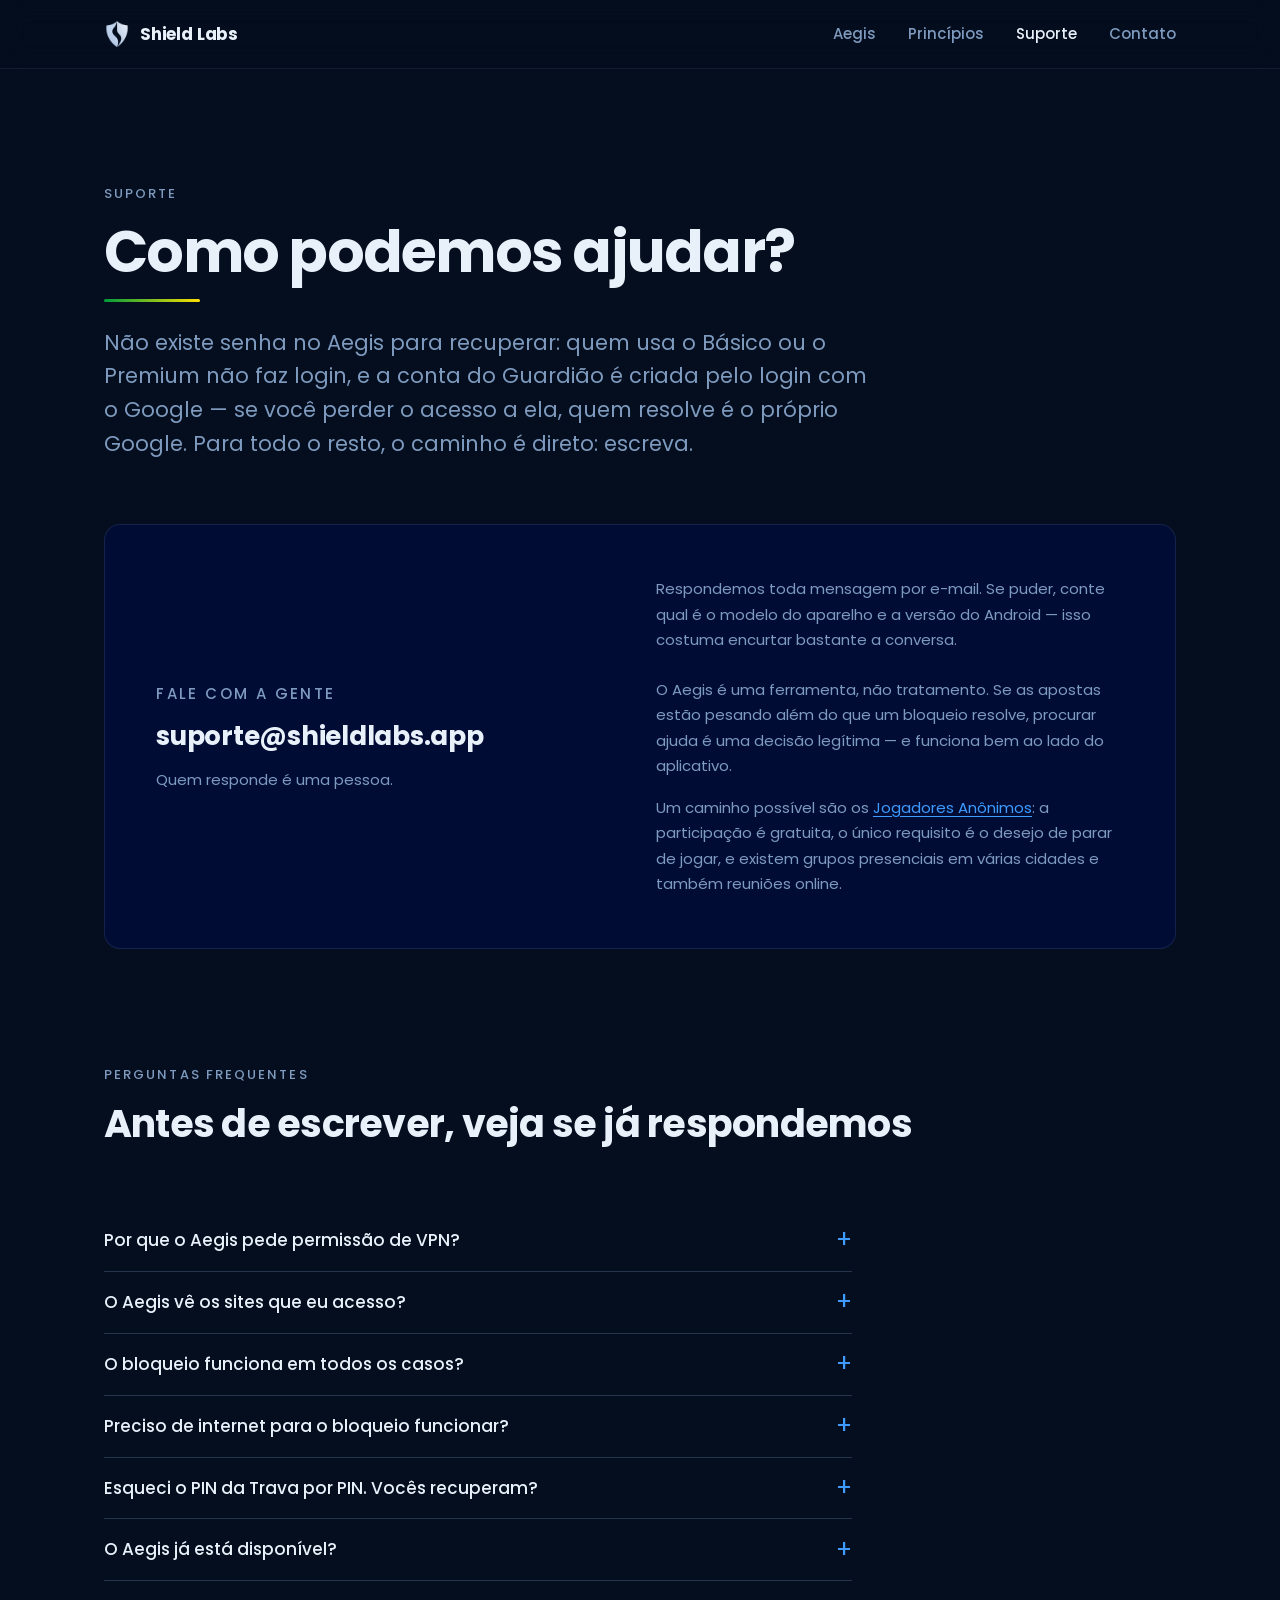
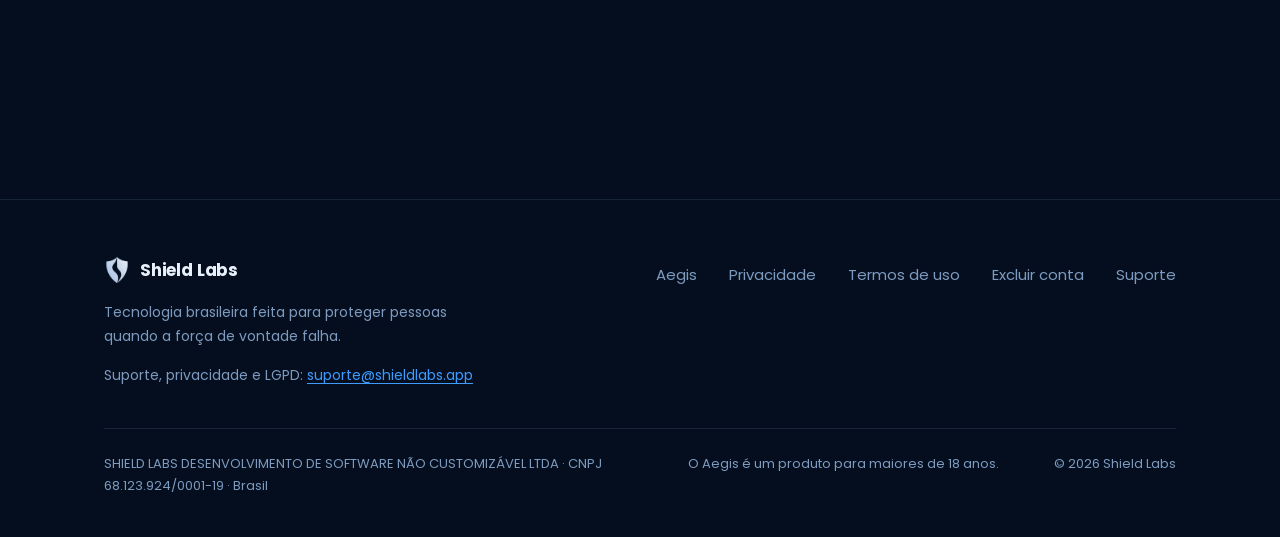
<file: suporte/index.html>
<!DOCTYPE html>
<html lang="pt-BR">
<head>
  <meta charset="utf-8">
  <meta name="viewport" content="width=device-width, initial-scale=1">
  <title>Suporte do Aegis | Shield Labs</title>
  <meta name="description" content="Precisa de ajuda com o Aegis? Fale com a equipe da Shield Labs por e-mail e veja as respostas para as perguntas mais frequentes.">
  <link rel="canonical" href="https://shieldlabs.app/suporte/">

  <meta property="og:type" content="website">
  <meta property="og:site_name" content="Shield Labs">
  <meta property="og:locale" content="pt_BR">
  <meta property="og:title" content="Suporte do Aegis">
  <meta property="og:description" content="Fale com a equipe da Shield Labs e veja as respostas para as perguntas mais frequentes sobre o Aegis.">
  <meta property="og:url" content="https://shieldlabs.app/suporte/">
  <meta property="og:image" content="https://shieldlabs.app/assets/img/shield-labs-og.png">
  <meta property="og:image:width" content="1200">
  <meta property="og:image:height" content="630">
  <meta property="og:image:alt" content="Marca da Shield Labs">
  <meta name="twitter:card" content="summary_large_image">
  <meta name="twitter:title" content="Suporte do Aegis">
  <meta name="twitter:description" content="Fale com a equipe da Shield Labs e veja as respostas para as perguntas mais frequentes sobre o Aegis.">
  <meta name="twitter:image" content="https://shieldlabs.app/assets/img/shield-labs-og.png">

  <meta name="theme-color" content="#040E1E">
  <link rel="icon" href="../assets/img/favicon.ico" sizes="any">
  <link rel="icon" type="image/png" sizes="32x32" href="../assets/img/favicon-32.png">
  <link rel="icon" type="image/png" sizes="192x192" href="../assets/img/favicon-192.png">
  <link rel="apple-touch-icon" sizes="180x180" href="../assets/img/favicon-180.png">
  <link rel="manifest" href="../site.webmanifest">

  <link rel="preload" href="../assets/fonts/poppins-400.woff2" as="font" type="font/woff2" crossorigin>
  <link rel="preload" href="../assets/fonts/poppins-500.woff2" as="font" type="font/woff2" crossorigin>
  <link rel="preload" href="../assets/fonts/poppins-600.woff2" as="font" type="font/woff2" crossorigin>
  <link rel="preload" href="../assets/fonts/poppins-700.woff2" as="font" type="font/woff2" crossorigin>
  <link rel="stylesheet" href="../assets/css/style.css">
  <script src="../assets/js/main.js" defer></script>
  <noscript>
    <style>
      .nav-toggle { display: none !important; }
      @media (max-width: 819px) {
        .nav-links {
          position: static; display: flex; flex-direction: row; flex-wrap: wrap;
          gap: 0 var(--s-2); padding: 0; background: none; backdrop-filter: none; z-index: auto;
        }
        .nav-links a { padding: 6px 0; font-size: .875rem; }
        .nav { height: auto; flex-wrap: wrap; gap: var(--s-1); padding-block: var(--s-1); }
        body { padding-top: 116px; }
      }
    </style>
  </noscript>
</head>
<body>
  <a class="skip-link" href="#conteudo">Pular para o conteúdo</a>

  <header class="site-header">
    <div class="container nav">
      <a class="brand" href="../" aria-label="Shield Labs — início">
        <img class="brand-mark" src="../assets/img/shield-labs-mark-64.png" alt="Marca da Shield Labs" width="64" height="64">
        Shield Labs
      </a>
      <nav aria-label="Navegação principal">
        <button class="nav-toggle" type="button" aria-expanded="false" aria-controls="nav-menu" aria-label="Abrir menu">
          <span></span><span></span><span></span>
        </button>
        <ul class="nav-links" id="nav-menu">
          <li><a href="../aegis/">Aegis</a></li>
          <li><a href="../#principios">Princípios</a></li>
          <li><a href="./" aria-current="page">Suporte</a></li>
          <li><a href="../#contato">Contato</a></li>
        </ul>
      </nav>
    </div>
  </header>

  <main id="conteudo" tabindex="-1">
    <section class="section" id="contato">
      <div class="container">
        <div class="section-head">
          <p class="eyebrow">Suporte</p>
          <h1>Como podemos ajudar?</h1>
          <div class="filete" aria-hidden="true"></div>
          <p class="lead">Não existe senha no Aegis para recuperar: quem usa o Básico ou o Premium não faz login, e a conta do Guardião é criada pelo login com o Google — se você perder o acesso a ela, quem resolve é o próprio Google. Para todo o resto, o caminho é direto: escreva.</p>
        </div>
        <div class="contact">
          <div>
            <p class="eyebrow">Fale com a gente</p>
            <a class="contact-email" href="mailto:suporte@shieldlabs.app">suporte@shieldlabs.app</a>
            <p class="mt-1">Quem responde é uma pessoa.</p>
          </div>
          <div>
            <p>Respondemos toda mensagem por e-mail. Se puder, conte qual é o modelo do aparelho e a versão do Android — isso costuma encurtar bastante a conversa.</p>
            <p class="mt-3">O Aegis é uma ferramenta, não tratamento. Se as apostas estão pesando além do que um bloqueio resolve, procurar ajuda é uma decisão legítima — e funciona bem ao lado do aplicativo.</p>
            <p class="mt-2">Um caminho possível são os <a href="https://jogadoresanonimos.com.br" rel="noopener">Jogadores Anônimos</a>: a participação é gratuita, o único requisito é o desejo de parar de jogar, e existem grupos presenciais em várias cidades e também reuniões online.</p>
          </div>
        </div>
      </div>
    </section>

    <section class="section">
      <div class="container">
        <div class="section-head">
          <p class="eyebrow">Perguntas frequentes</p>
          <h2>Antes de escrever, veja se já respondemos</h2>
        </div>
        <div class="faq">
          <details>
            <summary>Por que o Aegis pede permissão de VPN?</summary>
            <p>É essa autorização que permite ao aplicativo ver para onde uma conexão está indo e barrar as que vão para sites de aposta. Ela não é usada para nada além disso: o seu acesso não passa por servidor nenhum da Shield Labs, e o conteúdo do que você abre não é lido. Os detalhes estão na <a href="../privacidade/">política de privacidade</a>.</p>
          </details>
          <details>
            <summary>O Aegis vê os sites que eu acesso?</summary>
            <p>O endereço é lido apenas no instante de decidir se abre ou não, e descartado em seguida. Nada é gravado e nada disso é enviado para a Shield Labs. Para se proteger você não se cadastra. Ao assinar, o aplicativo cria no nosso servidor uma identidade anônima, sem nenhum dado pessoal, só para ligar a compra à assinatura. E a conta do recurso Guardião, quando existe, nunca inclui a sua navegação. A <a href="../privacidade/#conexoes-de-rede">política de privacidade</a> detalha quais conexões o aplicativo faz e o que cada serviço enxerga.</p>
          </details>
          <details>
            <summary>O bloqueio funciona em todos os casos?</summary>
            <p>Não, e preferimos dizer isso abertamente: nenhum bloqueio é completo. O Aegis aumenta o atrito no momento em que ele pesa, e é por esse critério que ele deve ser avaliado — não como uma barreira intransponível. Se algum site de aposta estiver abrindo no seu aparelho, escreva para a gente: a lista é atualizada continuamente.</p>
          </details>
          <details>
            <summary>Preciso de internet para o bloqueio funcionar?</summary>
            <p>O bloqueio em si funciona sem conexão. A internet é usada para baixar as atualizações da lista de endereços bloqueados — download que não envia nada sobre você — e, enquanto a proteção está ligada, para consultar o endereço dos sites que não são bloqueados. O detalhe está na <a href="../privacidade/#conexoes-de-rede">política de privacidade</a>.</p>
          </details>
          <details>
            <summary>Esqueci o PIN da Trava por PIN. Vocês recuperam?</summary>
            <p>Nós não — o PIN em si não é guardado nem aqui nem no seu aparelho: o aplicativo guarda só uma verificação derivada dele, que não permite recuperá-lo. O próprio aplicativo tem um caminho de recuperação, e ele leva 72 horas de propósito: a espera faz parte da proteção.</p>
          </details>
          <details>
            <summary>O Aegis já está disponível?</summary>
            <p>Sim. O Aegis está publicado na <a href="https://play.google.com/store/apps/details?id=com.shieldlabs.aegis">Google Play</a>. É um aplicativo para Android; não existe versão para iPhone, computador ou navegador.</p>
          </details>
        </div>
      </div>
    </section>
  </main>

  <footer class="site-footer">
    <div class="container">
      <div class="footer-grid">
        <div class="footer-about">
          <a class="brand" href="../">
            <img class="brand-mark" src="../assets/img/shield-labs-mark-64.png" alt="Marca da Shield Labs" width="64" height="64">
            Shield Labs
          </a>
          <p>Tecnologia brasileira feita para proteger pessoas quando a força de vontade falha.</p>
          <p class="mt-2">
            Suporte, privacidade e LGPD: <a href="mailto:suporte@shieldlabs.app">suporte@shieldlabs.app</a>
          </p>
        </div>
        <ul class="footer-nav">
          <li><a href="../aegis/">Aegis</a></li>
          <li><a href="../privacidade/">Privacidade</a></li>
          <li><a href="../termos/">Termos de uso</a></li>
          <li><a href="../excluir-conta/">Excluir conta</a></li>
          <li><a href="./" aria-current="page">Suporte</a></li>
        </ul>
      </div>
      <div class="footer-legal">
        <p>SHIELD LABS DESENVOLVIMENTO DE SOFTWARE NÃO CUSTOMIZÁVEL LTDA · CNPJ 68.123.924/0001-19 · Brasil</p>
        <p>O Aegis é um produto para maiores de 18 anos.</p>
        <p>© 2026 Shield Labs</p>
      </div>
    </div>
  </footer>
</body>
</html>
</file>
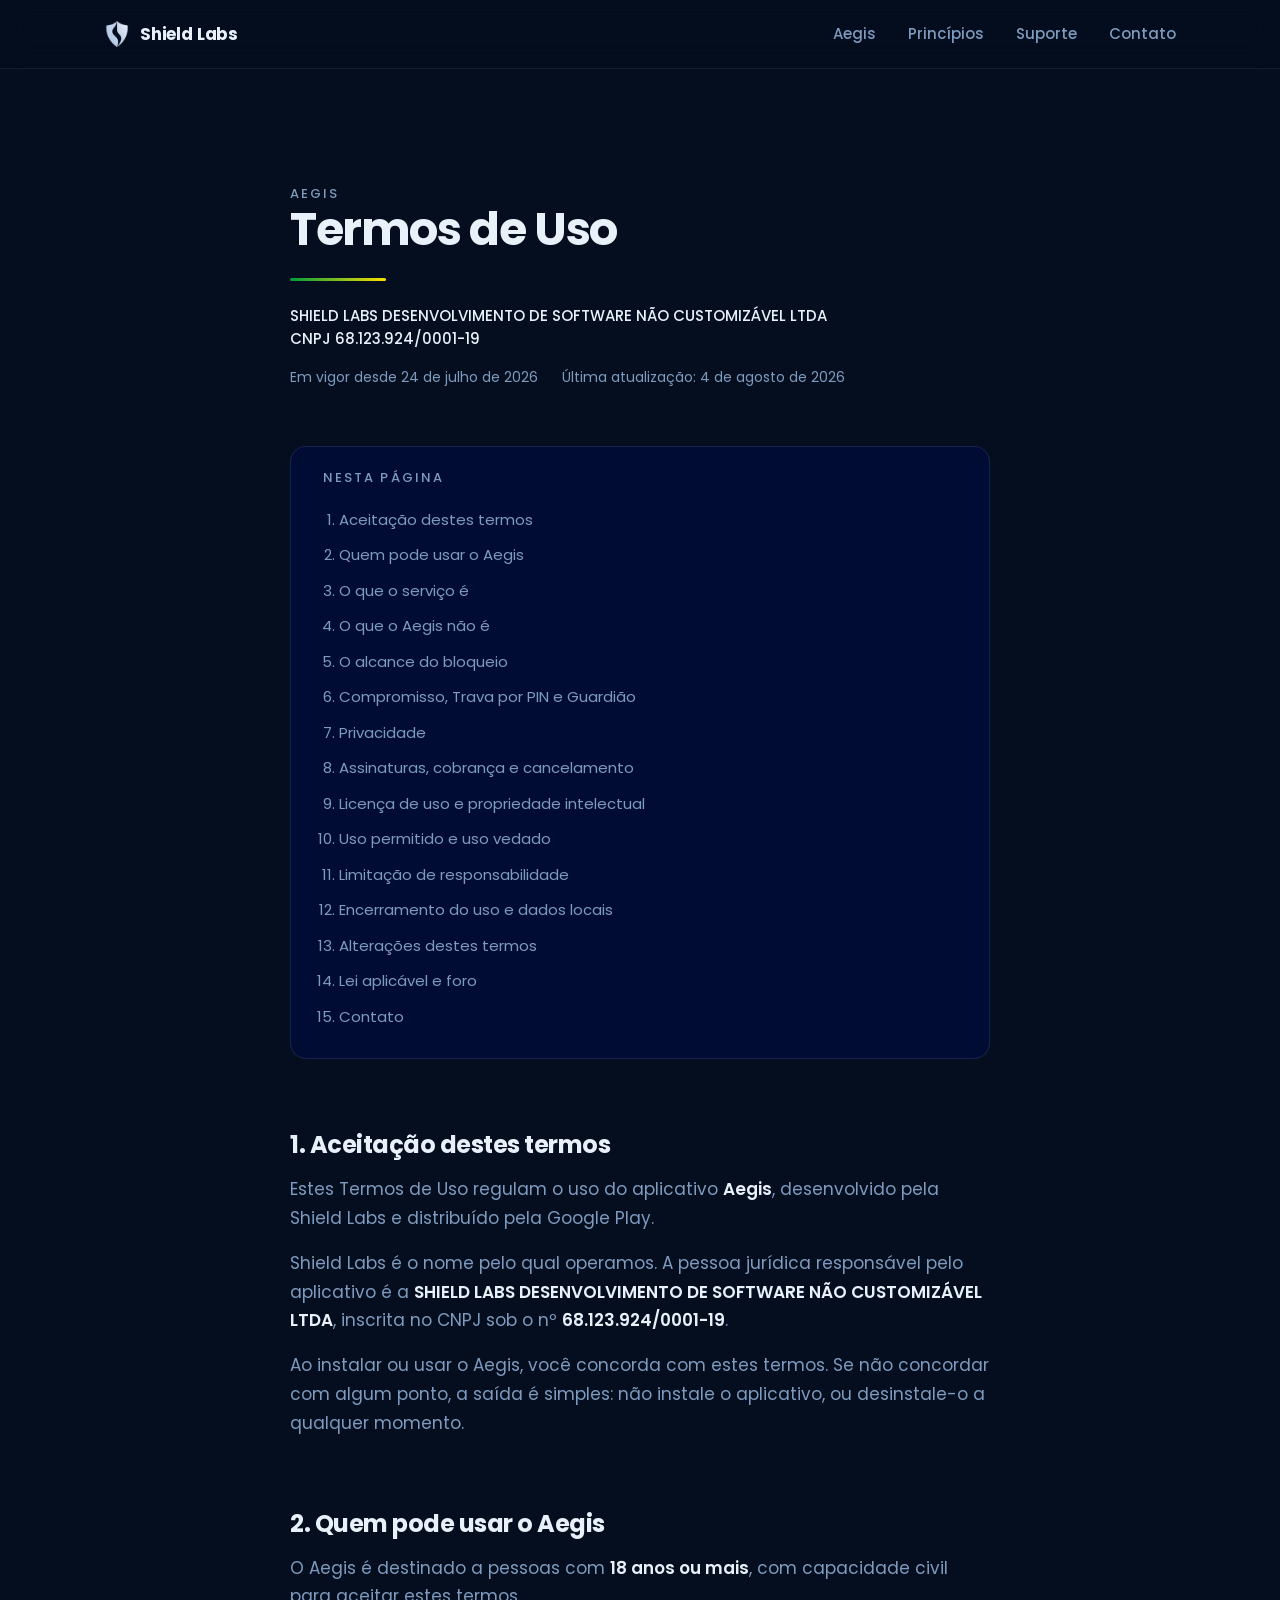
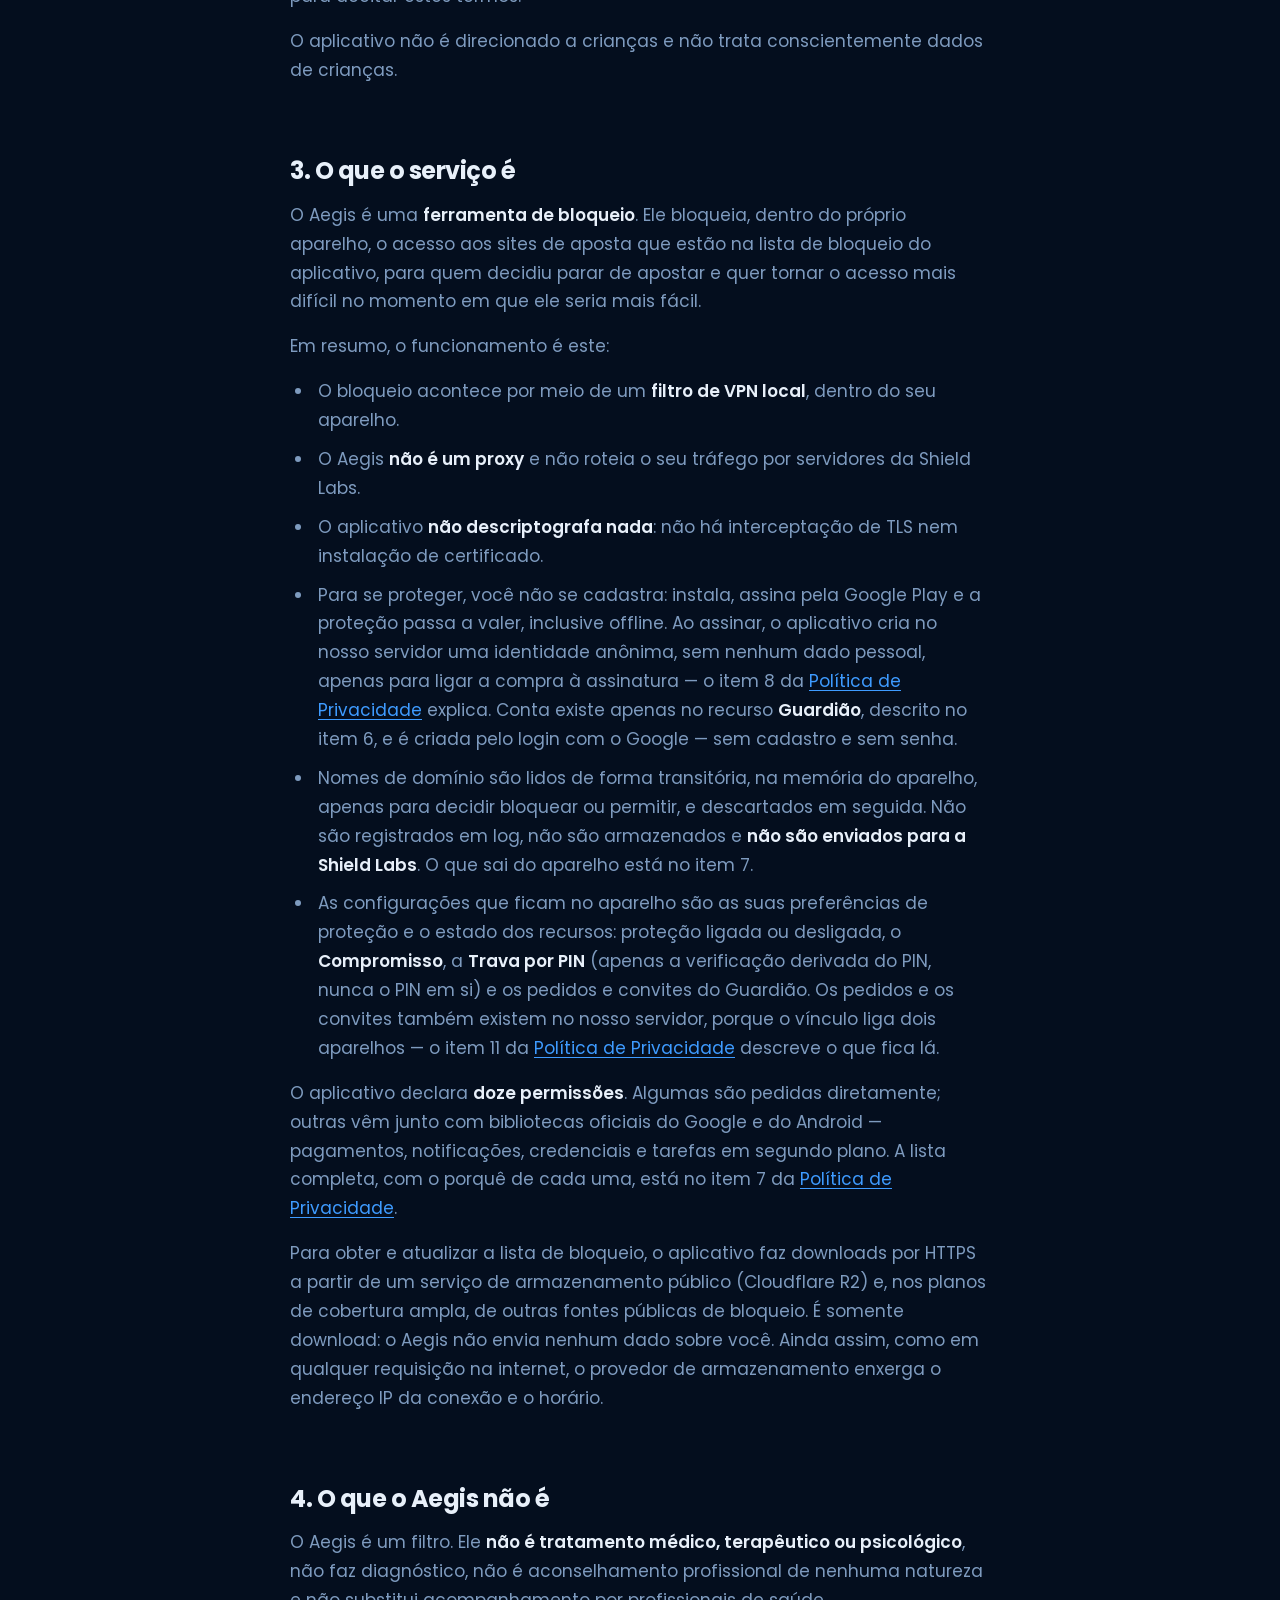
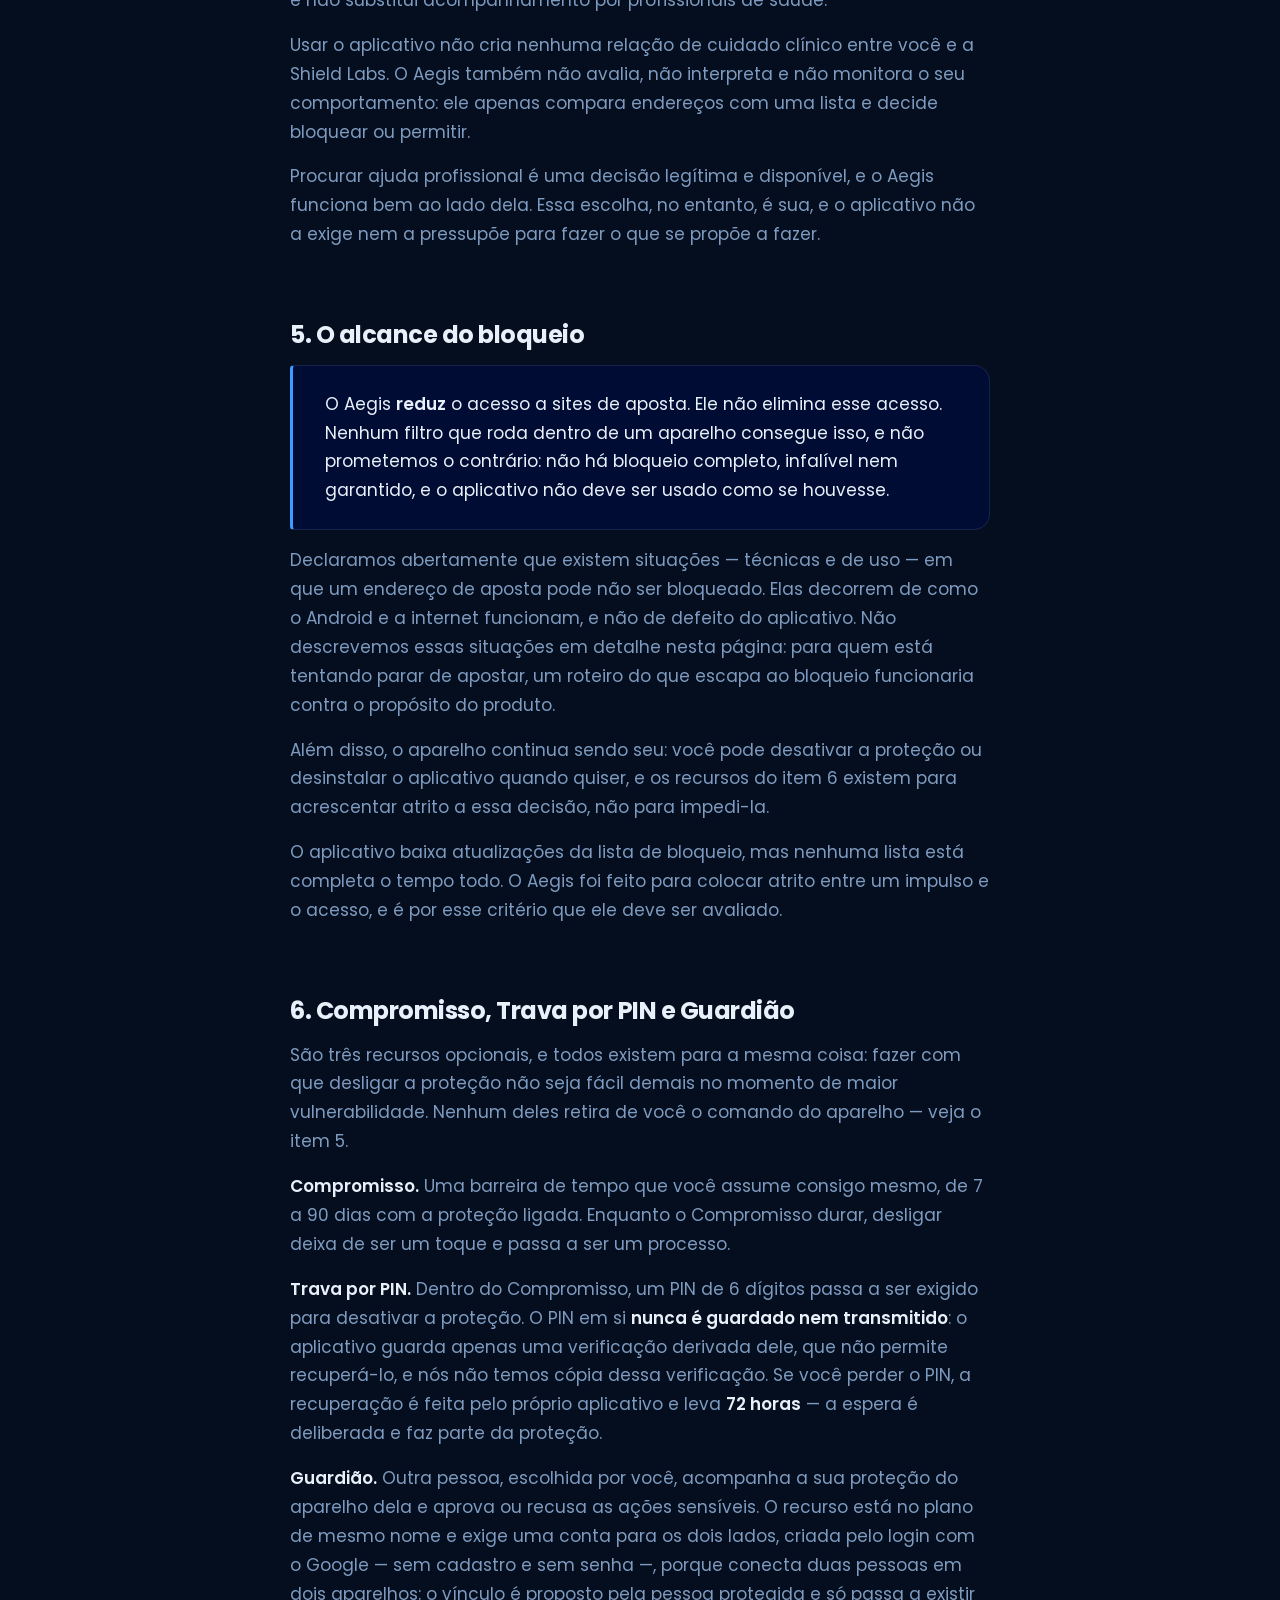
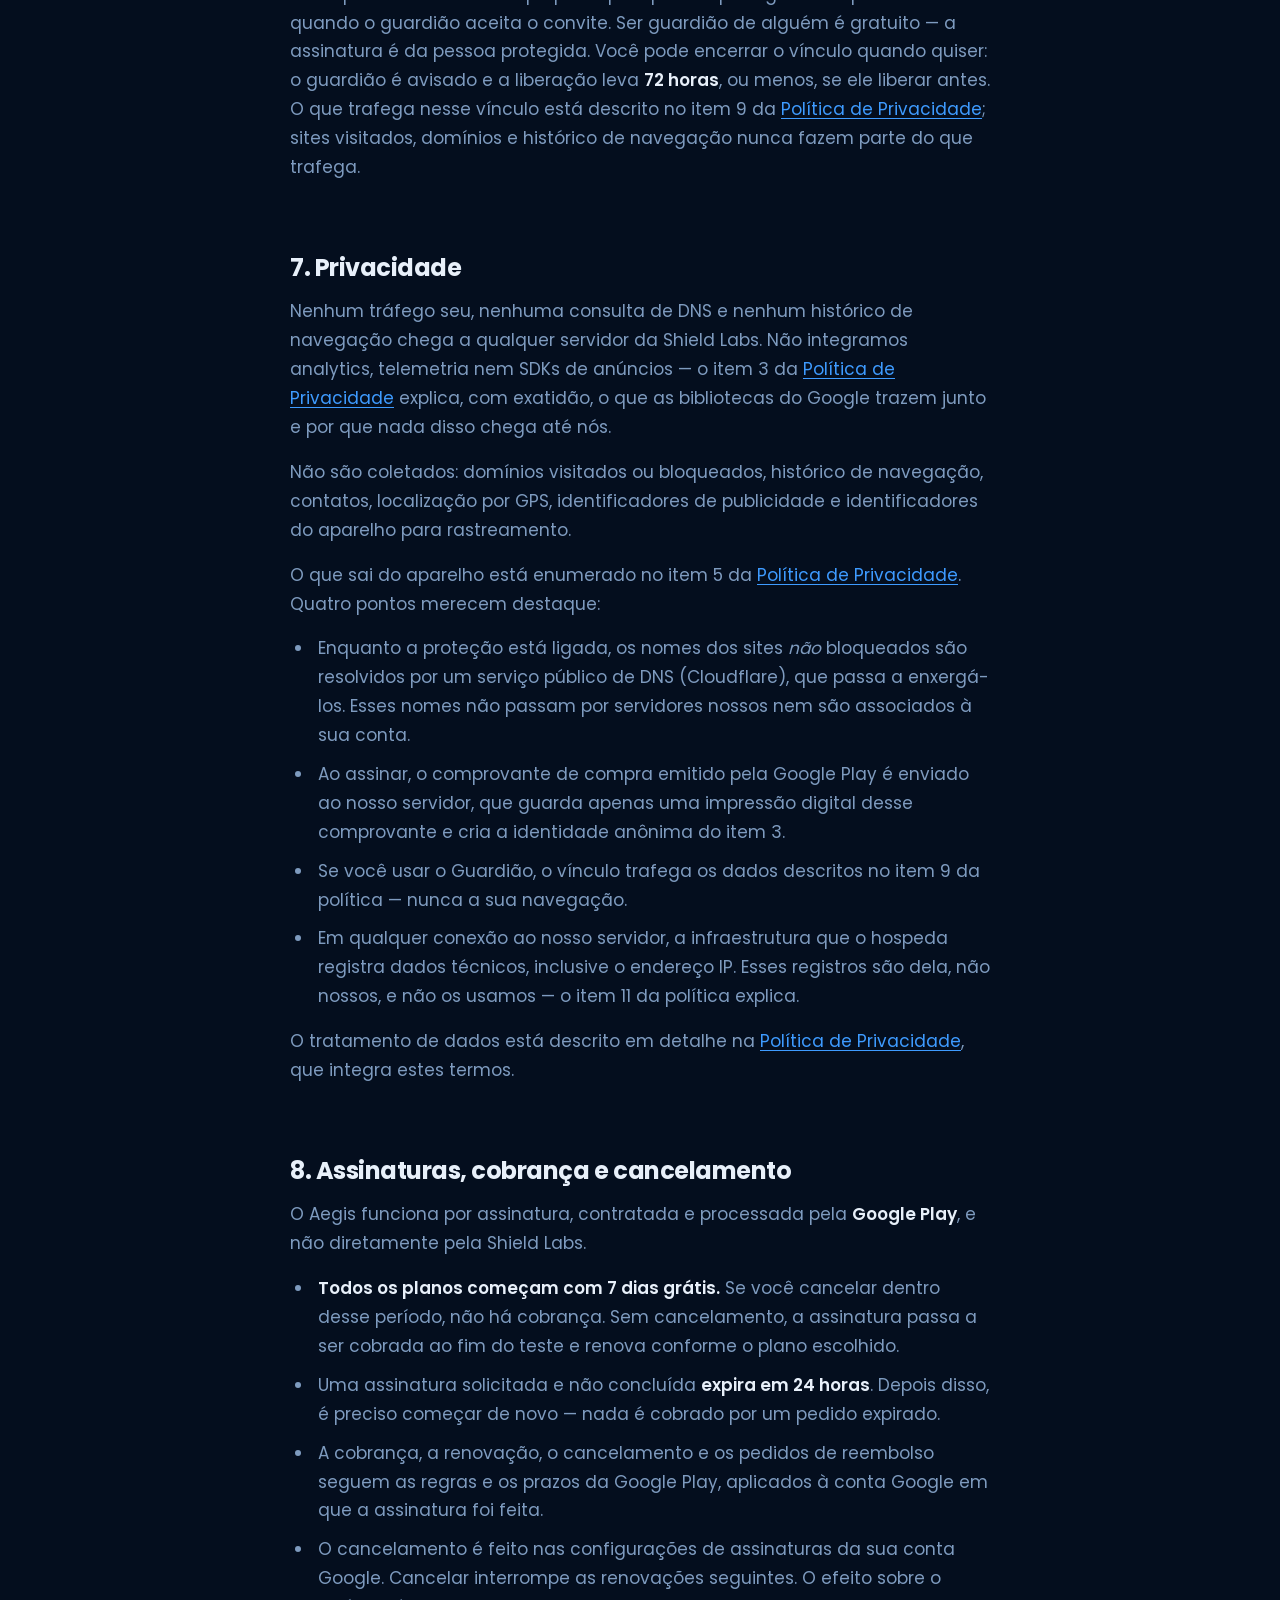
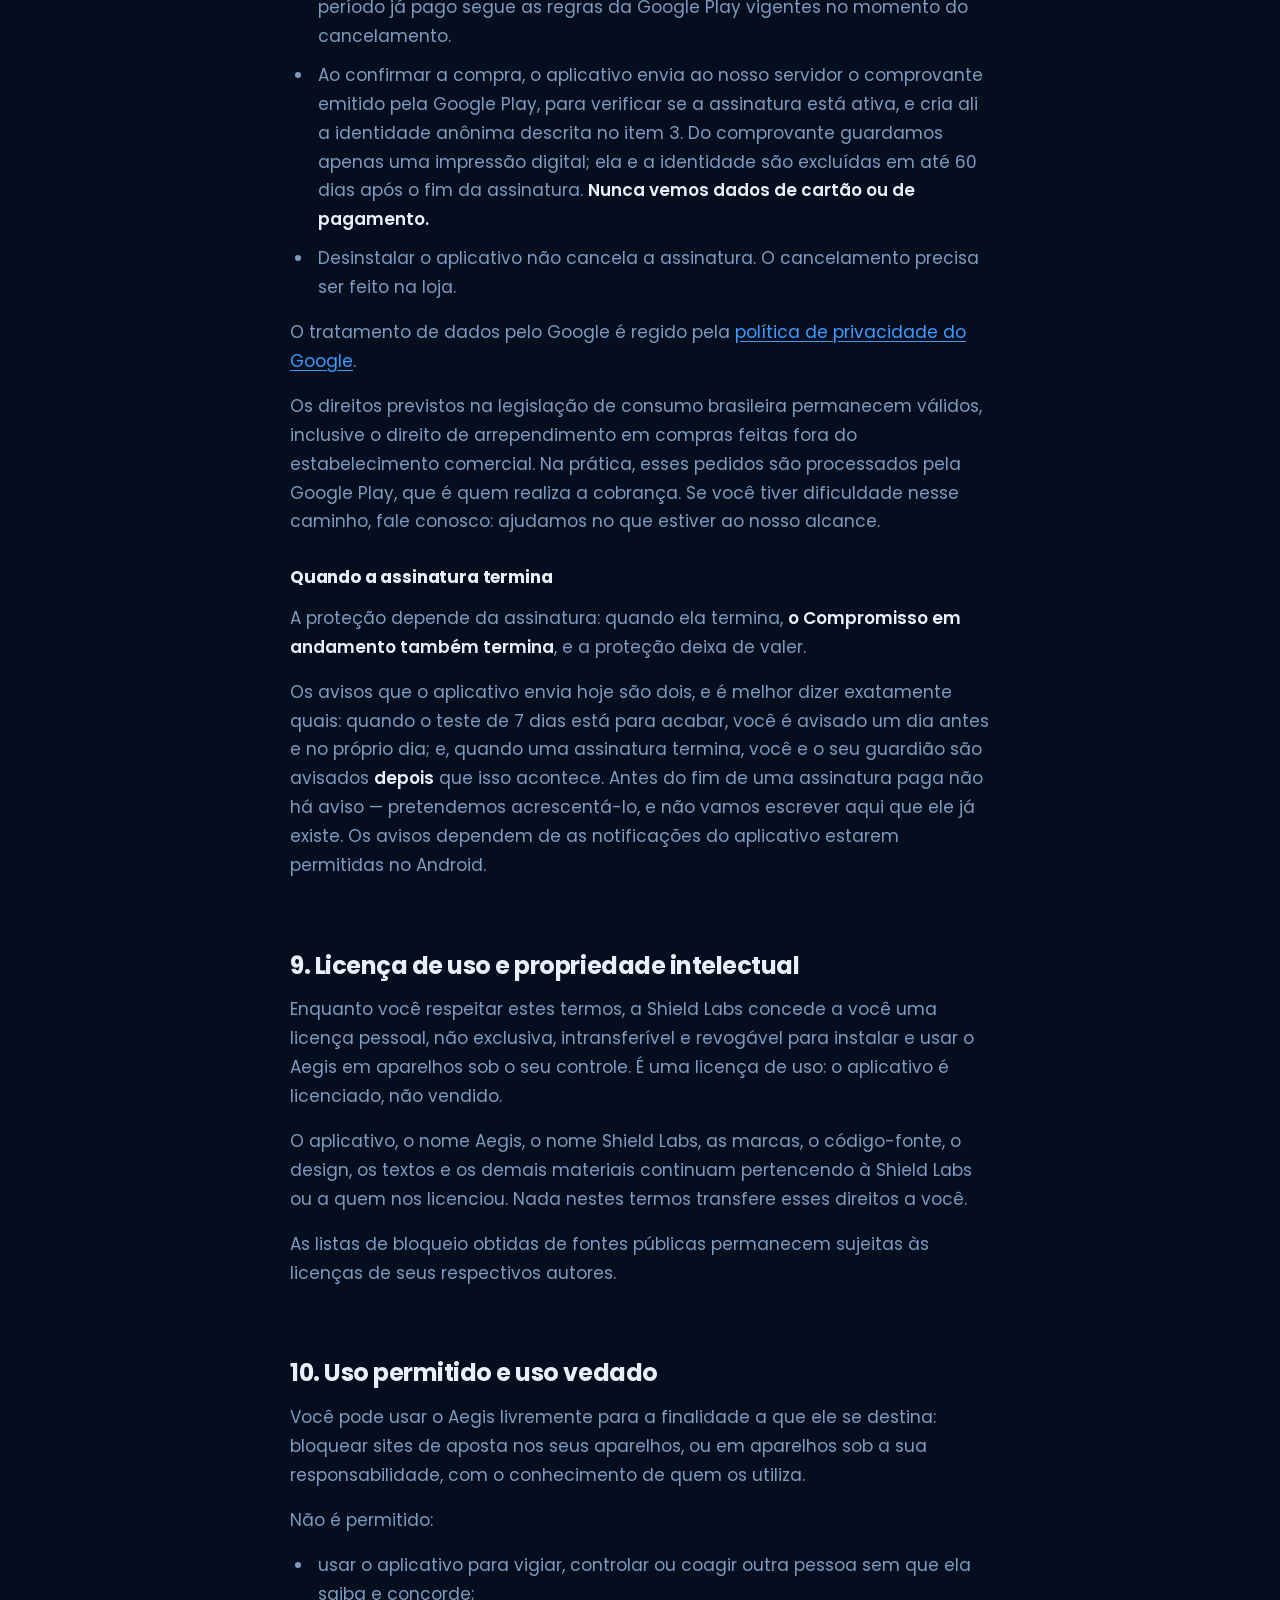
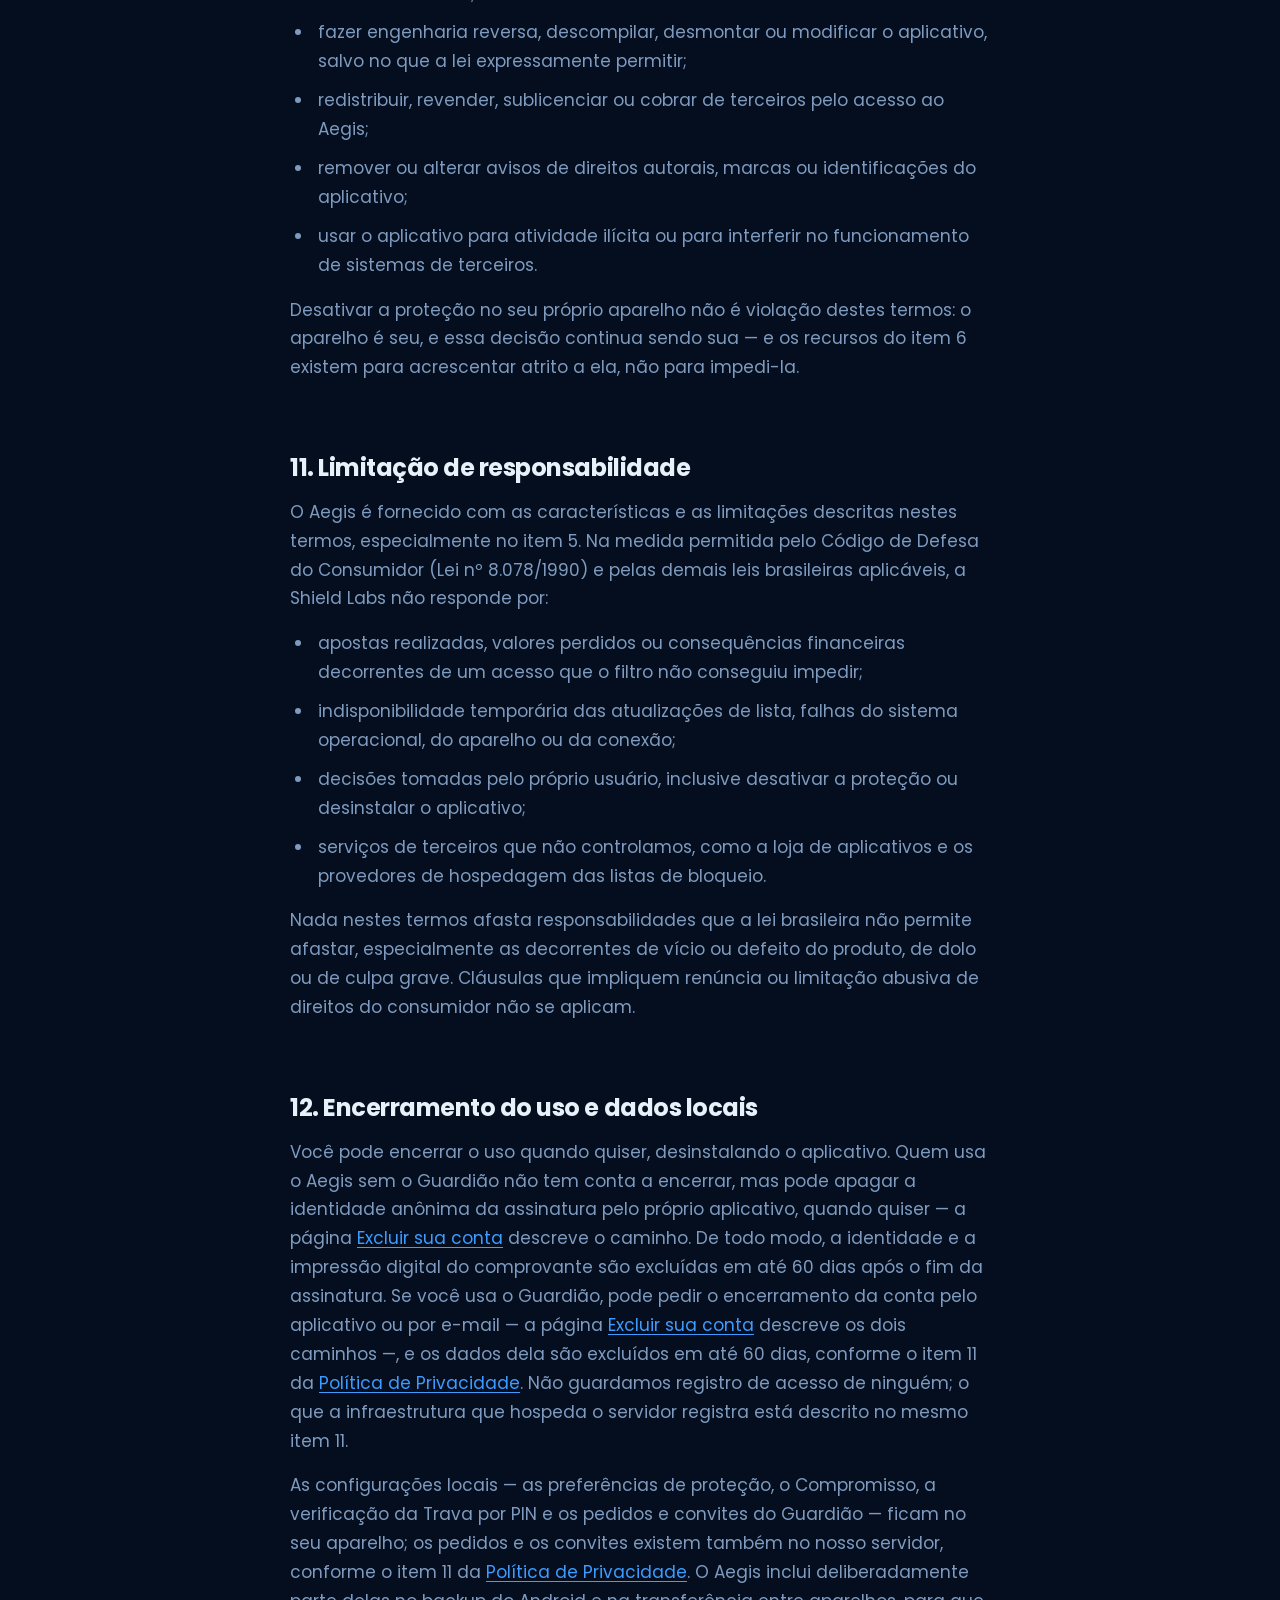
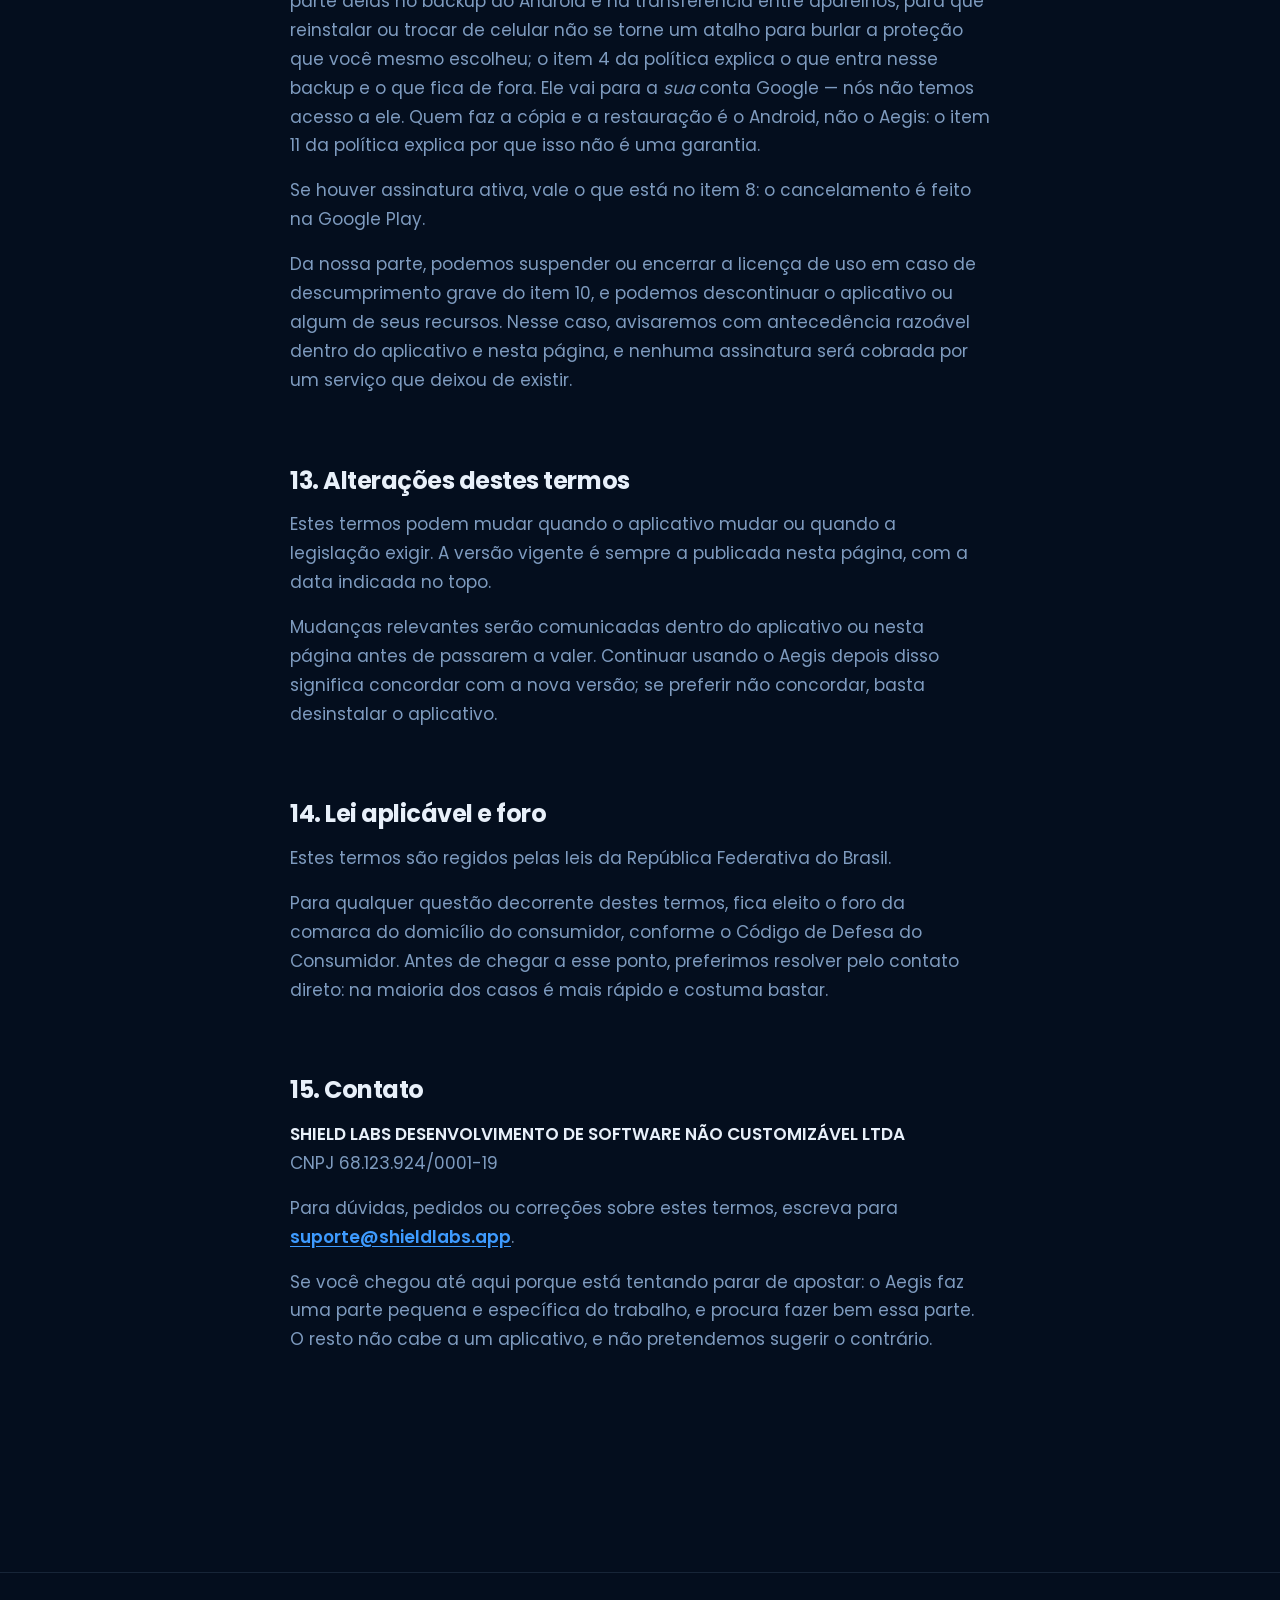
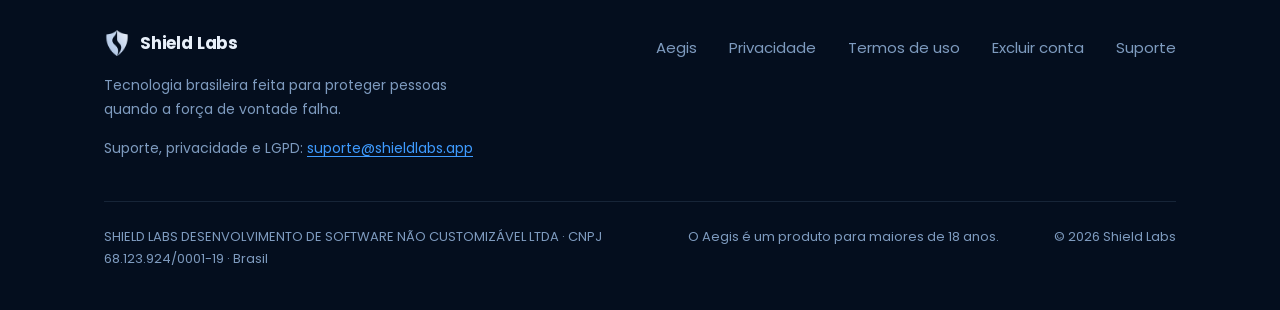
<file: termos/index.html>
<!DOCTYPE html>
<html lang="pt-BR">
<head>
  <meta charset="utf-8">
  <meta name="viewport" content="width=device-width, initial-scale=1">
  <title>Termos de Uso — Aegis | Shield Labs</title>
  <meta name="description" content="Termos de uso do aplicativo Aegis, da Shield Labs: assinatura, teste grátis, limites honestos do bloqueio e responsabilidades.">
  <link rel="canonical" href="https://shieldlabs.app/termos/">

  <meta property="og:type" content="article">
  <meta property="og:site_name" content="Shield Labs">
  <meta property="og:locale" content="pt_BR">
  <meta property="og:title" content="Termos de Uso — Aegis">
  <meta property="og:description" content="Termos de uso do aplicativo Aegis, da Shield Labs: assinatura, teste grátis, limites honestos do bloqueio e responsabilidades.">
  <meta property="og:url" content="https://shieldlabs.app/termos/">
  <meta property="og:image" content="https://shieldlabs.app/assets/img/shield-labs-og.png">
  <meta property="og:image:width" content="1200">
  <meta property="og:image:height" content="630">
  <meta property="og:image:alt" content="Marca da Shield Labs">
  <meta name="twitter:card" content="summary_large_image">
  <meta name="twitter:title" content="Termos de Uso — Aegis">
  <meta name="twitter:description" content="Termos de uso do aplicativo Aegis, da Shield Labs: assinatura, teste grátis, limites honestos do bloqueio e responsabilidades.">
  <meta name="twitter:image" content="https://shieldlabs.app/assets/img/shield-labs-og.png">

  <meta name="theme-color" content="#040E1E">
  <link rel="icon" href="../assets/img/favicon.ico" sizes="any">
  <link rel="icon" type="image/png" sizes="32x32" href="../assets/img/favicon-32.png">
  <link rel="icon" type="image/png" sizes="192x192" href="../assets/img/favicon-192.png">
  <link rel="apple-touch-icon" sizes="180x180" href="../assets/img/favicon-180.png">
  <link rel="manifest" href="../site.webmanifest">

  <link rel="preload" href="../assets/fonts/poppins-400.woff2" as="font" type="font/woff2" crossorigin>
  <link rel="preload" href="../assets/fonts/poppins-500.woff2" as="font" type="font/woff2" crossorigin>
  <link rel="preload" href="../assets/fonts/poppins-600.woff2" as="font" type="font/woff2" crossorigin>
  <link rel="preload" href="../assets/fonts/poppins-700.woff2" as="font" type="font/woff2" crossorigin>
  <link rel="stylesheet" href="../assets/css/style.css">
  <script src="../assets/js/main.js" defer></script>
  <noscript>
    <style>
      .nav-toggle { display: none !important; }
      @media (max-width: 819px) {
        .nav-links {
          position: static; display: flex; flex-direction: row; flex-wrap: wrap;
          gap: 0 var(--s-2); padding: 0; background: none; backdrop-filter: none; z-index: auto;
        }
        .nav-links a { padding: 6px 0; font-size: .875rem; }
        .nav { height: auto; flex-wrap: wrap; gap: var(--s-1); padding-block: var(--s-1); }
        body { padding-top: 116px; }
      }
    </style>
  </noscript>
</head>
<body>
  <a class="skip-link" href="#conteudo">Pular para o conteúdo</a>

  <header class="site-header">
    <div class="container nav">
      <a class="brand" href="../" aria-label="Shield Labs — início">
        <img class="brand-mark" src="../assets/img/shield-labs-mark-64.png" alt="Marca da Shield Labs" width="64" height="64">
        Shield Labs
      </a>
      <nav aria-label="Navegação principal">
        <button class="nav-toggle" type="button" aria-expanded="false" aria-controls="nav-menu" aria-label="Abrir menu">
          <span></span><span></span><span></span>
        </button>
        <ul class="nav-links" id="nav-menu">
          <li><a href="../aegis/">Aegis</a></li>
          <li><a href="../#principios">Princípios</a></li>
          <li><a href="../suporte/">Suporte</a></li>
          <li><a href="../#contato">Contato</a></li>
        </ul>
      </nav>
    </div>
  </header>

  <main id="conteudo" tabindex="-1">
    <div class="section">
      <div class="container doc">
        <div class="doc-head">
          <p class="eyebrow">Aegis</p>
          <h1>Termos de Uso</h1>
          <div class="filete" aria-hidden="true"></div>
          <p class="doc-org">SHIELD LABS DESENVOLVIMENTO DE SOFTWARE NÃO CUSTOMIZÁVEL LTDA<br>CNPJ 68.123.924/0001-19</p>
          <div class="doc-dates">
            <span>Em vigor desde 24 de julho de 2026</span>
            <span>Última atualização: 4 de agosto de 2026</span>
          </div>
        </div>

        <nav class="toc" aria-labelledby="toc-titulo">
          <h2 id="toc-titulo">Nesta página</h2>
          <ol>
            <li><a href="#aceitacao">Aceitação destes termos</a></li>
            <li><a href="#quem-pode-usar">Quem pode usar o Aegis</a></li>
            <li><a href="#o-que-e">O que o serviço é</a></li>
            <li><a href="#nao-e-tratamento">O que o Aegis não é</a></li>
            <li><a href="#limites">O alcance do bloqueio</a></li>
            <li><a href="#guardiao">Compromisso, Trava por PIN e Guardião</a></li>
            <li><a href="#privacidade">Privacidade</a></li>
            <li><a href="#assinaturas">Assinaturas, cobrança e cancelamento</a></li>
            <li><a href="#licenca">Licença de uso e propriedade intelectual</a></li>
            <li><a href="#uso">Uso permitido e uso vedado</a></li>
            <li><a href="#responsabilidade">Limitação de responsabilidade</a></li>
            <li><a href="#encerramento">Encerramento do uso e dados locais</a></li>
            <li><a href="#alteracoes">Alterações destes termos</a></li>
            <li><a href="#foro">Lei aplicável e foro</a></li>
            <li><a href="#contato">Contato</a></li>
          </ol>
        </nav>

        <section class="doc-section" id="aceitacao">
          <h2>1. Aceitação destes termos</h2>
          <p>Estes Termos de Uso regulam o uso do aplicativo <strong>Aegis</strong>, desenvolvido pela Shield Labs e distribuído pela Google Play.</p>
          <p>Shield Labs é o nome pelo qual operamos. A pessoa jurídica responsável pelo aplicativo é a <strong>SHIELD LABS DESENVOLVIMENTO DE SOFTWARE NÃO CUSTOMIZÁVEL LTDA</strong>, inscrita no CNPJ sob o nº <strong>68.123.924/0001-19</strong>.</p>
          <p>Ao instalar ou usar o Aegis, você concorda com estes termos. Se não concordar com algum ponto, a saída é simples: não instale o aplicativo, ou desinstale-o a qualquer momento.</p>
        </section>

        <section class="doc-section" id="quem-pode-usar">
          <h2>2. Quem pode usar o Aegis</h2>
          <p>O Aegis é destinado a pessoas com <strong>18 anos ou mais</strong>, com capacidade civil para aceitar estes termos.</p>
          <p>O aplicativo não é direcionado a crianças e não trata conscientemente dados de crianças.</p>
        </section>

        <section class="doc-section" id="o-que-e">
          <h2>3. O que o serviço é</h2>
          <p>O Aegis é uma <strong>ferramenta de bloqueio</strong>. Ele bloqueia, dentro do próprio aparelho, o acesso aos sites de aposta que estão na lista de bloqueio do aplicativo, para quem decidiu parar de apostar e quer tornar o acesso mais difícil no momento em que ele seria mais fácil.</p>
          <p>Em resumo, o funcionamento é este:</p>
          <ul class="doc-list">
            <li>O bloqueio acontece por meio de um <strong>filtro de VPN local</strong>, dentro do seu aparelho.</li>
            <li>O Aegis <strong>não é um proxy</strong> e não roteia o seu tráfego por servidores da Shield Labs.</li>
            <li>O aplicativo <strong>não descriptografa nada</strong>: não há interceptação de TLS nem instalação de certificado.</li>
            <li>Para se proteger, você não se cadastra: instala, assina pela Google Play e a proteção passa a valer, inclusive offline. Ao assinar, o aplicativo cria no nosso servidor uma identidade anônima, sem nenhum dado pessoal, apenas para ligar a compra à assinatura — o item 8 da <a href="../privacidade/">Política de Privacidade</a> explica. Conta existe apenas no recurso <strong>Guardião</strong>, descrito no item 6, e é criada pelo login com o Google — sem cadastro e sem senha.</li>
            <li>Nomes de domínio são lidos de forma transitória, na memória do aparelho, apenas para decidir bloquear ou permitir, e descartados em seguida. Não são registrados em log, não são armazenados e <strong>não são enviados para a Shield Labs</strong>. O que sai do aparelho está no item 7.</li>
            <li>As configurações que ficam no aparelho são as suas preferências de proteção e o estado dos recursos: proteção ligada ou desligada, o <strong>Compromisso</strong>, a <strong>Trava por PIN</strong> (apenas a verificação derivada do PIN, nunca o PIN em si) e os pedidos e convites do Guardião. Os pedidos e os convites também existem no nosso servidor, porque o vínculo liga dois aparelhos — o item 11 da <a href="../privacidade/">Política de Privacidade</a> descreve o que fica lá.</li>
          </ul>
          <p>O aplicativo declara <strong>doze permissões</strong>. Algumas são pedidas diretamente; outras vêm junto com bibliotecas oficiais do Google e do Android — pagamentos, notificações, credenciais e tarefas em segundo plano. A lista completa, com o porquê de cada uma, está no item 7 da <a href="../privacidade/">Política de Privacidade</a>.</p>
          <p>Para obter e atualizar a lista de bloqueio, o aplicativo faz downloads por HTTPS a partir de um serviço de armazenamento público (Cloudflare R2) e, nos planos de cobertura ampla, de outras fontes públicas de bloqueio. É somente download: o Aegis não envia nenhum dado sobre você. Ainda assim, como em qualquer requisição na internet, o provedor de armazenamento enxerga o endereço IP da conexão e o horário.</p>
        </section>

        <section class="doc-section" id="nao-e-tratamento">
          <h2>4. O que o Aegis não é</h2>
          <p>O Aegis é um filtro. Ele <strong>não é tratamento médico, terapêutico ou psicológico</strong>, não faz diagnóstico, não é aconselhamento profissional de nenhuma natureza e não substitui acompanhamento por profissionais de saúde.</p>
          <p>Usar o aplicativo não cria nenhuma relação de cuidado clínico entre você e a Shield Labs. O Aegis também não avalia, não interpreta e não monitora o seu comportamento: ele apenas compara endereços com uma lista e decide bloquear ou permitir.</p>
          <p>Procurar ajuda profissional é uma decisão legítima e disponível, e o Aegis funciona bem ao lado dela. Essa escolha, no entanto, é sua, e o aplicativo não a exige nem a pressupõe para fazer o que se propõe a fazer.</p>
        </section>

        <section class="doc-section" id="limites">
          <h2>5. O alcance do bloqueio</h2>
          <div class="doc-callout">
            <p>O Aegis <strong>reduz</strong> o acesso a sites de aposta. Ele não elimina esse acesso. Nenhum filtro que roda dentro de um aparelho consegue isso, e não prometemos o contrário: não há bloqueio completo, infalível nem garantido, e o aplicativo não deve ser usado como se houvesse.</p>
          </div>
          <p>Declaramos abertamente que existem situações — técnicas e de uso — em que um endereço de aposta pode não ser bloqueado. Elas decorrem de como o Android e a internet funcionam, e não de defeito do aplicativo. Não descrevemos essas situações em detalhe nesta página: para quem está tentando parar de apostar, um roteiro do que escapa ao bloqueio funcionaria contra o propósito do produto.</p>
          <p>Além disso, o aparelho continua sendo seu: você pode desativar a proteção ou desinstalar o aplicativo quando quiser, e os recursos do item 6 existem para acrescentar atrito a essa decisão, não para impedi-la.</p>
          <p>O aplicativo baixa atualizações da lista de bloqueio, mas nenhuma lista está completa o tempo todo. O Aegis foi feito para colocar atrito entre um impulso e o acesso, e é por esse critério que ele deve ser avaliado.</p>
        </section>

        <section class="doc-section" id="guardiao">
          <h2>6. Compromisso, Trava por PIN e Guardião</h2>
          <p>São três recursos opcionais, e todos existem para a mesma coisa: fazer com que desligar a proteção não seja fácil demais no momento de maior vulnerabilidade. Nenhum deles retira de você o comando do aparelho — veja o item 5.</p>
          <p><strong>Compromisso.</strong> Uma barreira de tempo que você assume consigo mesmo, de 7 a 90 dias com a proteção ligada. Enquanto o Compromisso durar, desligar deixa de ser um toque e passa a ser um processo.</p>
          <p><strong>Trava por PIN.</strong> Dentro do Compromisso, um PIN de 6 dígitos passa a ser exigido para desativar a proteção. O PIN em si <strong>nunca é guardado nem transmitido</strong>: o aplicativo guarda apenas uma verificação derivada dele, que não permite recuperá-lo, e nós não temos cópia dessa verificação. Se você perder o PIN, a recuperação é feita pelo próprio aplicativo e leva <strong>72 horas</strong> — a espera é deliberada e faz parte da proteção.</p>
          <p><strong>Guardião.</strong> Outra pessoa, escolhida por você, acompanha a sua proteção do aparelho dela e aprova ou recusa as ações sensíveis. O recurso está no plano de mesmo nome e exige uma conta para os dois lados, criada pelo login com o Google — sem cadastro e sem senha —, porque conecta duas pessoas em dois aparelhos: o vínculo é proposto pela pessoa protegida e só passa a existir quando o guardião aceita o convite. Ser guardião de alguém é gratuito — a assinatura é da pessoa protegida. Você pode encerrar o vínculo quando quiser: o guardião é avisado e a liberação leva <strong>72 horas</strong>, ou menos, se ele liberar antes. O que trafega nesse vínculo está descrito no item 9 da <a href="../privacidade/">Política de Privacidade</a>; sites visitados, domínios e histórico de navegação nunca fazem parte do que trafega.</p>
        </section>

        <section class="doc-section" id="privacidade">
          <h2>7. Privacidade</h2>
          <p>Nenhum tráfego seu, nenhuma consulta de DNS e nenhum histórico de navegação chega a qualquer servidor da Shield Labs. Não integramos analytics, telemetria nem SDKs de anúncios — o item 3 da <a href="../privacidade/">Política de Privacidade</a> explica, com exatidão, o que as bibliotecas do Google trazem junto e por que nada disso chega até nós.</p>
          <p>Não são coletados: domínios visitados ou bloqueados, histórico de navegação, contatos, localização por GPS, identificadores de publicidade e identificadores do aparelho para rastreamento.</p>
          <p>O que sai do aparelho está enumerado no item 5 da <a href="../privacidade/">Política de Privacidade</a>. Quatro pontos merecem destaque:</p>
          <ul class="doc-list">
            <li>Enquanto a proteção está ligada, os nomes dos sites <em>não</em> bloqueados são resolvidos por um serviço público de DNS (Cloudflare), que passa a enxergá-los. Esses nomes não passam por servidores nossos nem são associados à sua conta.</li>
            <li>Ao assinar, o comprovante de compra emitido pela Google Play é enviado ao nosso servidor, que guarda apenas uma impressão digital desse comprovante e cria a identidade anônima do item 3.</li>
            <li>Se você usar o Guardião, o vínculo trafega os dados descritos no item 9 da política — nunca a sua navegação.</li>
            <li>Em qualquer conexão ao nosso servidor, a infraestrutura que o hospeda registra dados técnicos, inclusive o endereço IP. Esses registros são dela, não nossos, e não os usamos — o item 11 da política explica.</li>
          </ul>
          <p>O tratamento de dados está descrito em detalhe na <a href="../privacidade/">Política de Privacidade</a>, que integra estes termos.</p>
        </section>

        <section class="doc-section" id="assinaturas">
          <h2>8. Assinaturas, cobrança e cancelamento</h2>
          <p>O Aegis funciona por assinatura, contratada e processada pela <strong>Google Play</strong>, e não diretamente pela Shield Labs.</p>
          <ul class="doc-list">
            <li><strong>Todos os planos começam com 7 dias grátis.</strong> Se você cancelar dentro desse período, não há cobrança. Sem cancelamento, a assinatura passa a ser cobrada ao fim do teste e renova conforme o plano escolhido.</li>
            <li>Uma assinatura solicitada e não concluída <strong>expira em 24 horas</strong>. Depois disso, é preciso começar de novo — nada é cobrado por um pedido expirado.</li>
            <li>A cobrança, a renovação, o cancelamento e os pedidos de reembolso seguem as regras e os prazos da Google Play, aplicados à conta Google em que a assinatura foi feita.</li>
            <li>O cancelamento é feito nas configurações de assinaturas da sua conta Google. Cancelar interrompe as renovações seguintes. O efeito sobre o período já pago segue as regras da Google Play vigentes no momento do cancelamento.</li>
            <li>Ao confirmar a compra, o aplicativo envia ao nosso servidor o comprovante emitido pela Google Play, para verificar se a assinatura está ativa, e cria ali a identidade anônima descrita no item 3. Do comprovante guardamos apenas uma impressão digital; ela e a identidade são excluídas em até 60 dias após o fim da assinatura. <strong>Nunca vemos dados de cartão ou de pagamento.</strong></li>
            <li>Desinstalar o aplicativo não cancela a assinatura. O cancelamento precisa ser feito na loja.</li>
          </ul>
          <p>O tratamento de dados pelo Google é regido pela <a href="https://policies.google.com/privacy" rel="noopener">política de privacidade do Google</a>.</p>
          <p>Os direitos previstos na legislação de consumo brasileira permanecem válidos, inclusive o direito de arrependimento em compras feitas fora do estabelecimento comercial. Na prática, esses pedidos são processados pela Google Play, que é quem realiza a cobrança. Se você tiver dificuldade nesse caminho, fale conosco: ajudamos no que estiver ao nosso alcance.</p>

          <h3>Quando a assinatura termina</h3>
          <p>A proteção depende da assinatura: quando ela termina, <strong>o Compromisso em andamento também termina</strong>, e a proteção deixa de valer.</p>
          <p>Os avisos que o aplicativo envia hoje são dois, e é melhor dizer exatamente quais: quando o teste de 7 dias está para acabar, você é avisado um dia antes e no próprio dia; e, quando uma assinatura termina, você e o seu guardião são avisados <strong>depois</strong> que isso acontece. Antes do fim de uma assinatura paga não há aviso — pretendemos acrescentá-lo, e não vamos escrever aqui que ele já existe. Os avisos dependem de as notificações do aplicativo estarem permitidas no Android.</p>
        </section>

        <section class="doc-section" id="licenca">
          <h2>9. Licença de uso e propriedade intelectual</h2>
          <p>Enquanto você respeitar estes termos, a Shield Labs concede a você uma licença pessoal, não exclusiva, intransferível e revogável para instalar e usar o Aegis em aparelhos sob o seu controle. É uma licença de uso: o aplicativo é licenciado, não vendido.</p>
          <p>O aplicativo, o nome Aegis, o nome Shield Labs, as marcas, o código-fonte, o design, os textos e os demais materiais continuam pertencendo à Shield Labs ou a quem nos licenciou. Nada nestes termos transfere esses direitos a você.</p>
          <p>As listas de bloqueio obtidas de fontes públicas permanecem sujeitas às licenças de seus respectivos autores.</p>
        </section>

        <section class="doc-section" id="uso">
          <h2>10. Uso permitido e uso vedado</h2>
          <p>Você pode usar o Aegis livremente para a finalidade a que ele se destina: bloquear sites de aposta nos seus aparelhos, ou em aparelhos sob a sua responsabilidade, com o conhecimento de quem os utiliza.</p>
          <p>Não é permitido:</p>
          <ul class="doc-list">
            <li>usar o aplicativo para vigiar, controlar ou coagir outra pessoa sem que ela saiba e concorde;</li>
            <li>fazer engenharia reversa, descompilar, desmontar ou modificar o aplicativo, salvo no que a lei expressamente permitir;</li>
            <li>redistribuir, revender, sublicenciar ou cobrar de terceiros pelo acesso ao Aegis;</li>
            <li>remover ou alterar avisos de direitos autorais, marcas ou identificações do aplicativo;</li>
            <li>usar o aplicativo para atividade ilícita ou para interferir no funcionamento de sistemas de terceiros.</li>
          </ul>
          <p>Desativar a proteção no seu próprio aparelho não é violação destes termos: o aparelho é seu, e essa decisão continua sendo sua — e os recursos do item 6 existem para acrescentar atrito a ela, não para impedi-la.</p>
        </section>

        <section class="doc-section" id="responsabilidade">
          <h2>11. Limitação de responsabilidade</h2>
          <p>O Aegis é fornecido com as características e as limitações descritas nestes termos, especialmente no item 5. Na medida permitida pelo Código de Defesa do Consumidor (Lei nº 8.078/1990) e pelas demais leis brasileiras aplicáveis, a Shield Labs não responde por:</p>
          <ul class="doc-list">
            <li>apostas realizadas, valores perdidos ou consequências financeiras decorrentes de um acesso que o filtro não conseguiu impedir;</li>
            <li>indisponibilidade temporária das atualizações de lista, falhas do sistema operacional, do aparelho ou da conexão;</li>
            <li>decisões tomadas pelo próprio usuário, inclusive desativar a proteção ou desinstalar o aplicativo;</li>
            <li>serviços de terceiros que não controlamos, como a loja de aplicativos e os provedores de hospedagem das listas de bloqueio.</li>
          </ul>
          <p>Nada nestes termos afasta responsabilidades que a lei brasileira não permite afastar, especialmente as decorrentes de vício ou defeito do produto, de dolo ou de culpa grave. Cláusulas que impliquem renúncia ou limitação abusiva de direitos do consumidor não se aplicam.</p>
        </section>

        <section class="doc-section" id="encerramento">
          <h2>12. Encerramento do uso e dados locais</h2>
          <p>Você pode encerrar o uso quando quiser, desinstalando o aplicativo. Quem usa o Aegis sem o Guardião não tem conta a encerrar, mas pode apagar a identidade anônima da assinatura pelo próprio aplicativo, quando quiser — a página <a href="../excluir-conta/">Excluir sua conta</a> descreve o caminho. De todo modo, a identidade e a impressão digital do comprovante são excluídas em até 60 dias após o fim da assinatura. Se você usa o Guardião, pode pedir o encerramento da conta pelo aplicativo ou por e-mail — a página <a href="../excluir-conta/">Excluir sua conta</a> descreve os dois caminhos —, e os dados dela são excluídos em até 60 dias, conforme o item 11 da <a href="../privacidade/">Política de Privacidade</a>. Não guardamos registro de acesso de ninguém; o que a infraestrutura que hospeda o servidor registra está descrito no mesmo item 11.</p>
          <p>As configurações locais — as preferências de proteção, o Compromisso, a verificação da Trava por PIN e os pedidos e convites do Guardião — ficam no seu aparelho; os pedidos e os convites existem também no nosso servidor, conforme o item 11 da <a href="../privacidade/">Política de Privacidade</a>. O Aegis inclui deliberadamente parte delas no backup do Android e na transferência entre aparelhos, para que reinstalar ou trocar de celular não se torne um atalho para burlar a proteção que você mesmo escolheu; o item 4 da política explica o que entra nesse backup e o que fica de fora. Ele vai para a <em>sua</em> conta Google — nós não temos acesso a ele. Quem faz a cópia e a restauração é o Android, não o Aegis: o item 11 da política explica por que isso não é uma garantia.</p>
          <p>Se houver assinatura ativa, vale o que está no item 8: o cancelamento é feito na Google Play.</p>
          <p>Da nossa parte, podemos suspender ou encerrar a licença de uso em caso de descumprimento grave do item 10, e podemos descontinuar o aplicativo ou algum de seus recursos. Nesse caso, avisaremos com antecedência razoável dentro do aplicativo e nesta página, e nenhuma assinatura será cobrada por um serviço que deixou de existir.</p>
        </section>

        <section class="doc-section" id="alteracoes">
          <h2>13. Alterações destes termos</h2>
          <p>Estes termos podem mudar quando o aplicativo mudar ou quando a legislação exigir. A versão vigente é sempre a publicada nesta página, com a data indicada no topo.</p>
          <p>Mudanças relevantes serão comunicadas dentro do aplicativo ou nesta página antes de passarem a valer. Continuar usando o Aegis depois disso significa concordar com a nova versão; se preferir não concordar, basta desinstalar o aplicativo.</p>
        </section>

        <section class="doc-section" id="foro">
          <h2>14. Lei aplicável e foro</h2>
          <p>Estes termos são regidos pelas leis da República Federativa do Brasil.</p>
          <p>Para qualquer questão decorrente destes termos, fica eleito o foro da comarca do domicílio do consumidor, conforme o Código de Defesa do Consumidor. Antes de chegar a esse ponto, preferimos resolver pelo contato direto: na maioria dos casos é mais rápido e costuma bastar.</p>
        </section>

        <section class="doc-section" id="contato">
          <h2>15. Contato</h2>
          <p><strong>SHIELD LABS DESENVOLVIMENTO DE SOFTWARE NÃO CUSTOMIZÁVEL LTDA</strong><br>
            CNPJ 68.123.924/0001-19</p>
          <p>Para dúvidas, pedidos ou correções sobre estes termos, escreva para <strong><a href="mailto:suporte@shieldlabs.app">suporte@shieldlabs.app</a></strong>.</p>
          <p>Se você chegou até aqui porque está tentando parar de apostar: o Aegis faz uma parte pequena e específica do trabalho, e procura fazer bem essa parte. O resto não cabe a um aplicativo, e não pretendemos sugerir o contrário.</p>
        </section>
      </div>
    </div>
  </main>

  <footer class="site-footer">
    <div class="container">
      <div class="footer-grid">
        <div class="footer-about">
          <a class="brand" href="../">
            <img class="brand-mark" src="../assets/img/shield-labs-mark-64.png" alt="Marca da Shield Labs" width="64" height="64">
            Shield Labs
          </a>
          <p>Tecnologia brasileira feita para proteger pessoas quando a força de vontade falha.</p>
          <p class="mt-2">
            Suporte, privacidade e LGPD: <a href="mailto:suporte@shieldlabs.app">suporte@shieldlabs.app</a>
          </p>
        </div>
        <ul class="footer-nav">
          <li><a href="../aegis/">Aegis</a></li>
          <li><a href="../privacidade/">Privacidade</a></li>
          <li><a href="../termos/">Termos de uso</a></li>
          <li><a href="../excluir-conta/">Excluir conta</a></li>
          <li><a href="../suporte/">Suporte</a></li>
        </ul>
      </div>
      <div class="footer-legal">
        <p>SHIELD LABS DESENVOLVIMENTO DE SOFTWARE NÃO CUSTOMIZÁVEL LTDA · CNPJ 68.123.924/0001-19 · Brasil</p>
        <p>O Aegis é um produto para maiores de 18 anos.</p>
        <p>© 2026 Shield Labs</p>
      </div>
    </div>
  </footer>
</body>
</html>
</file>
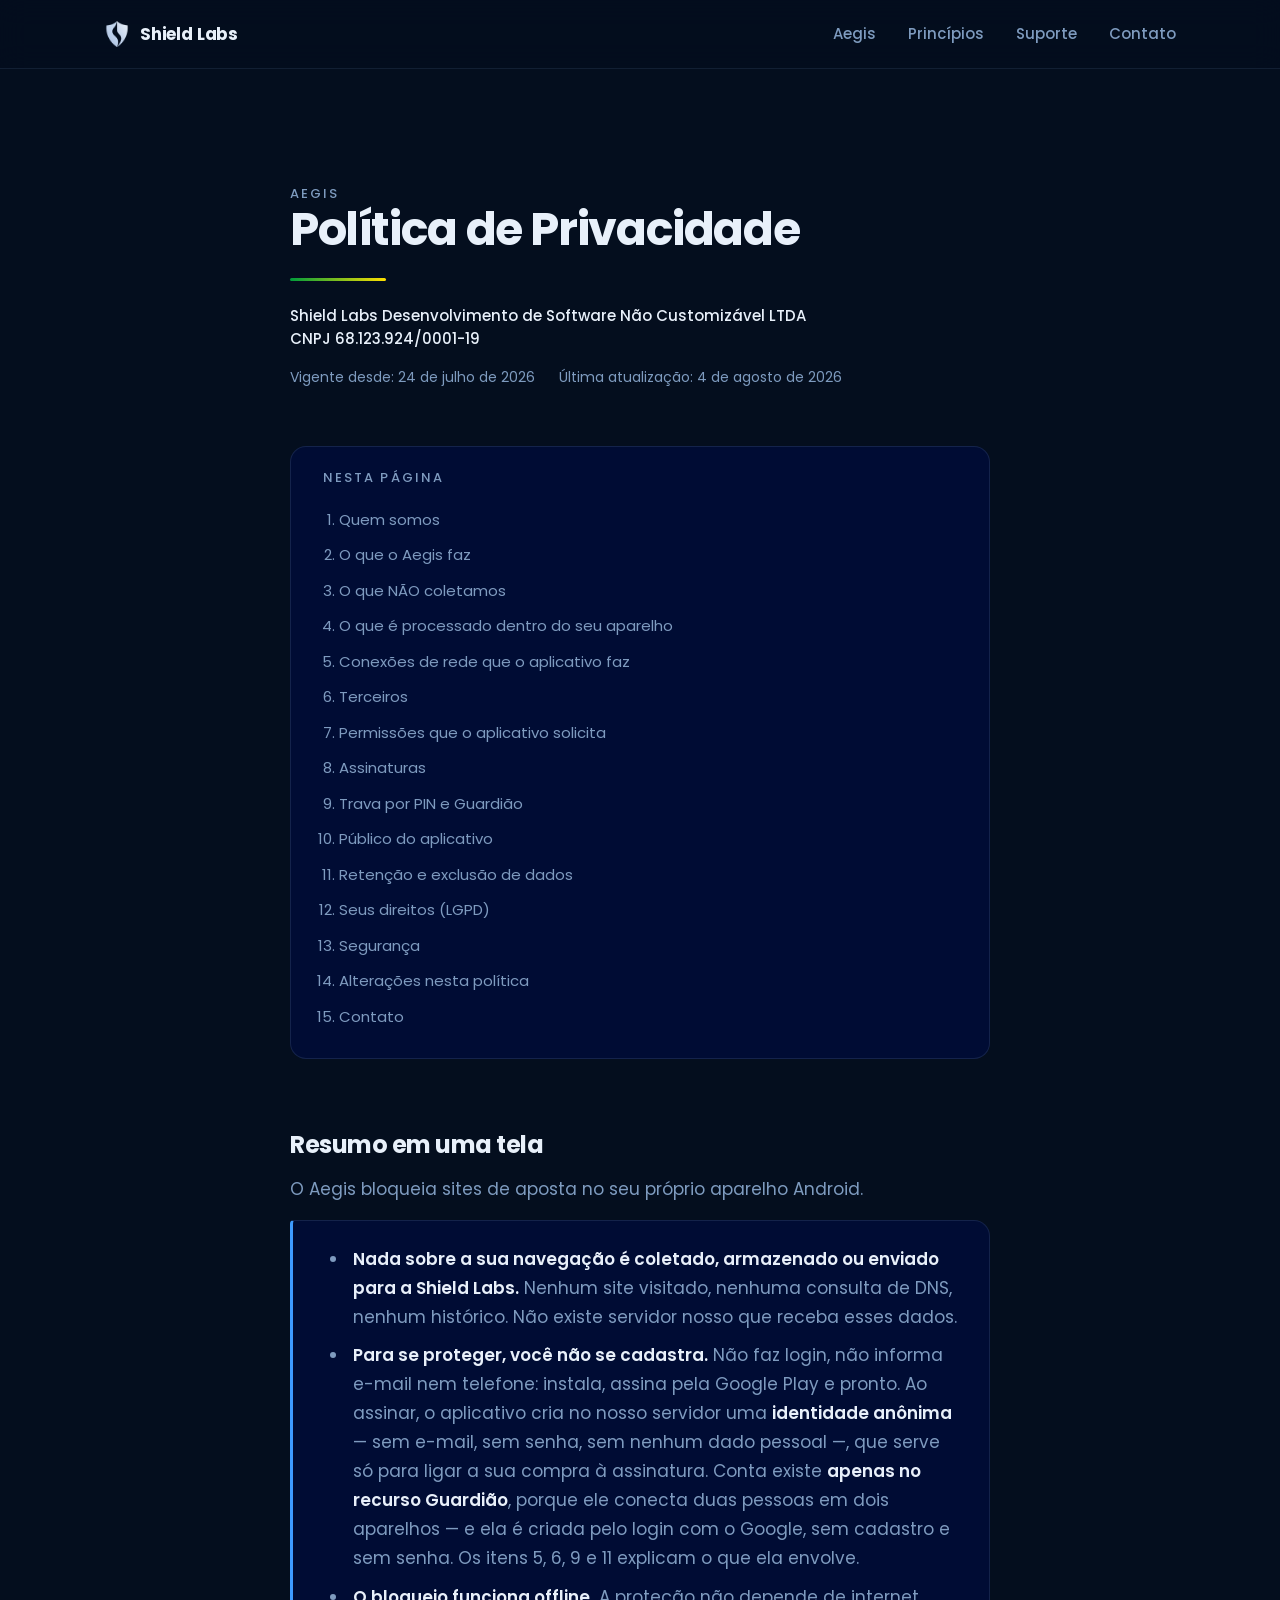
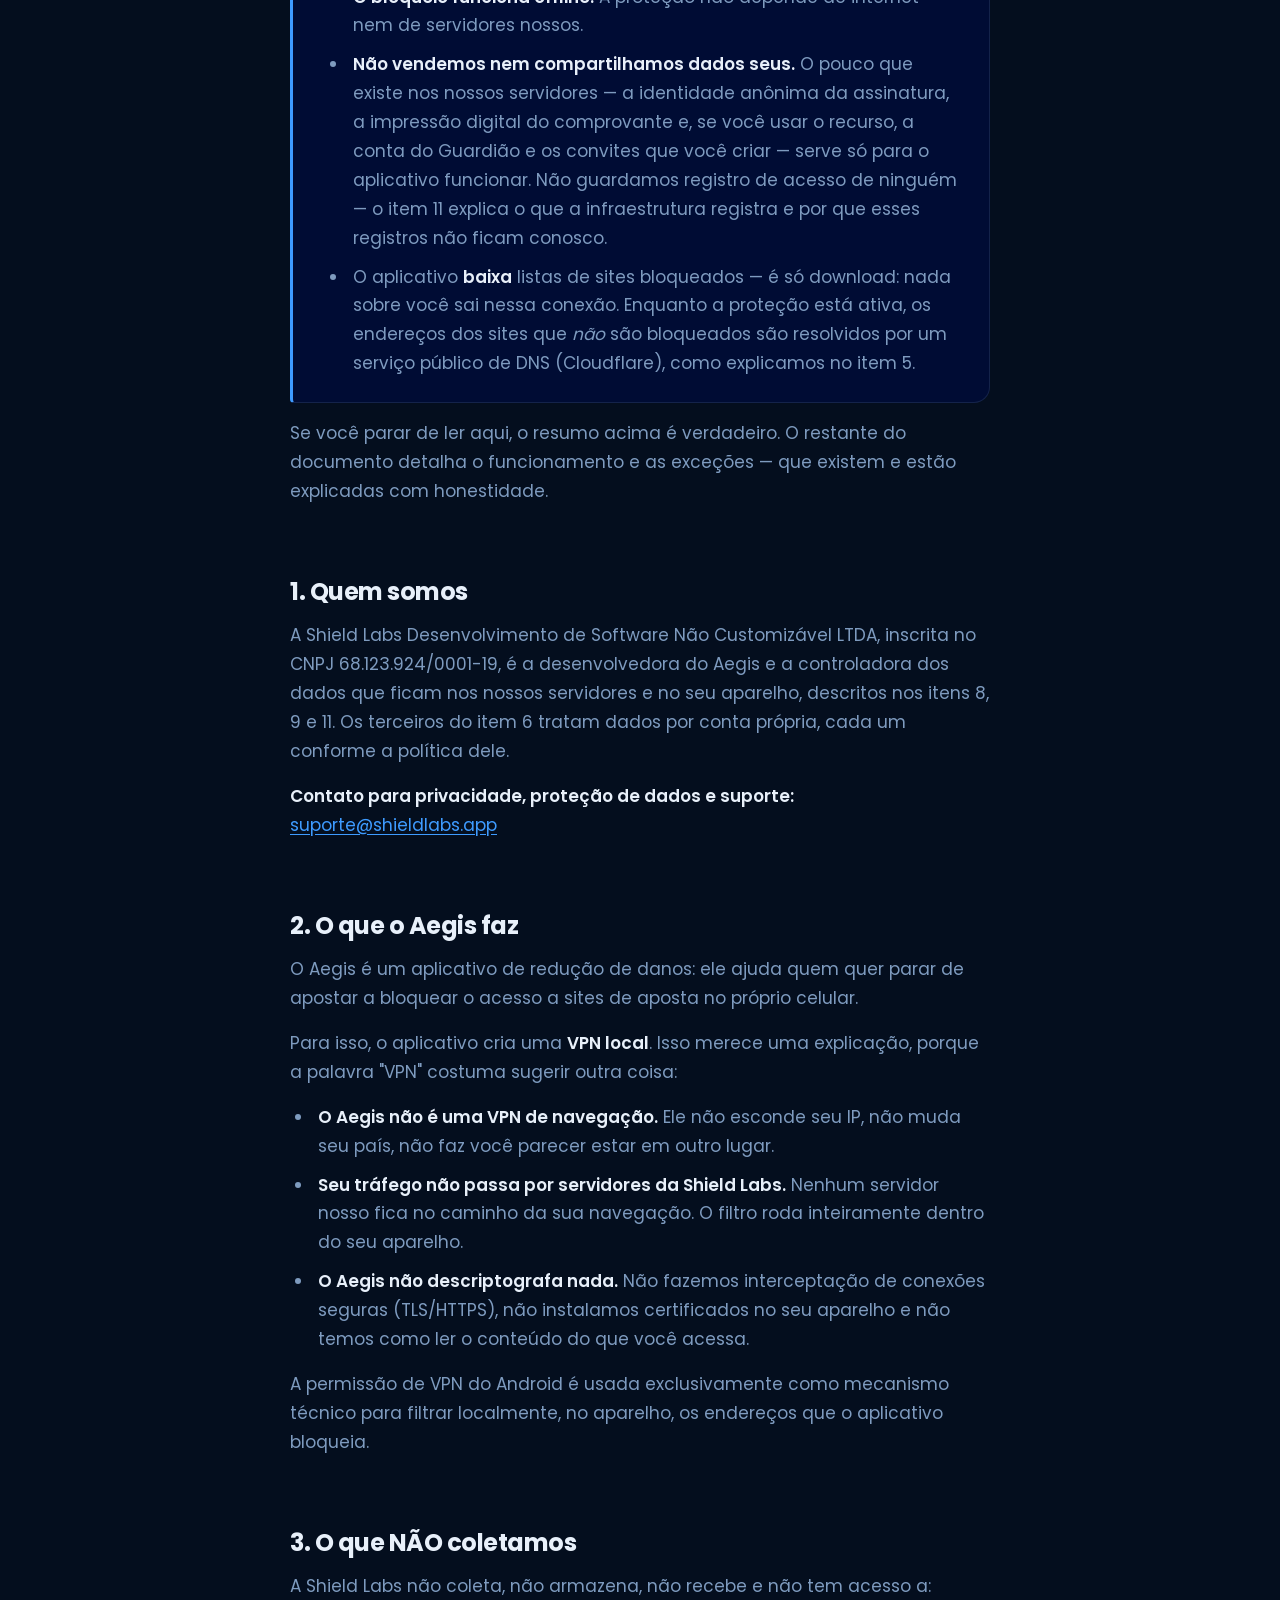
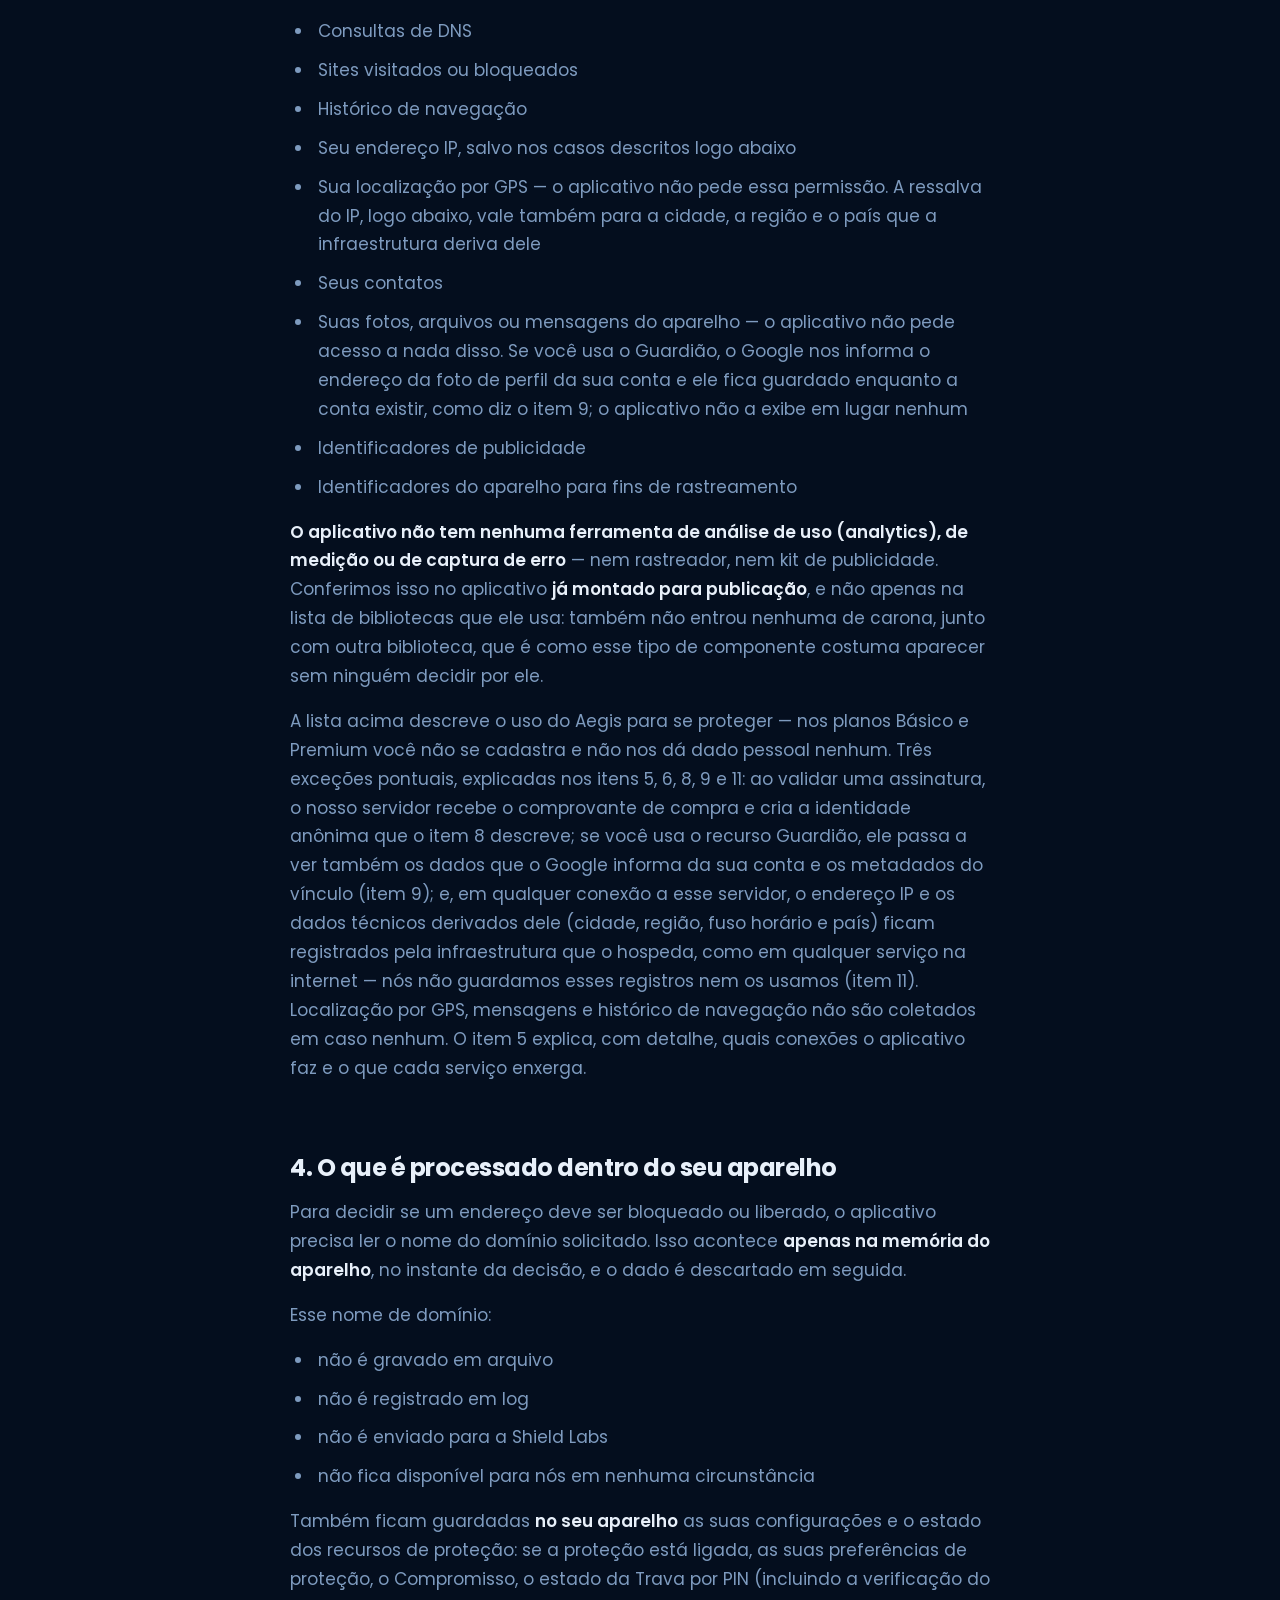
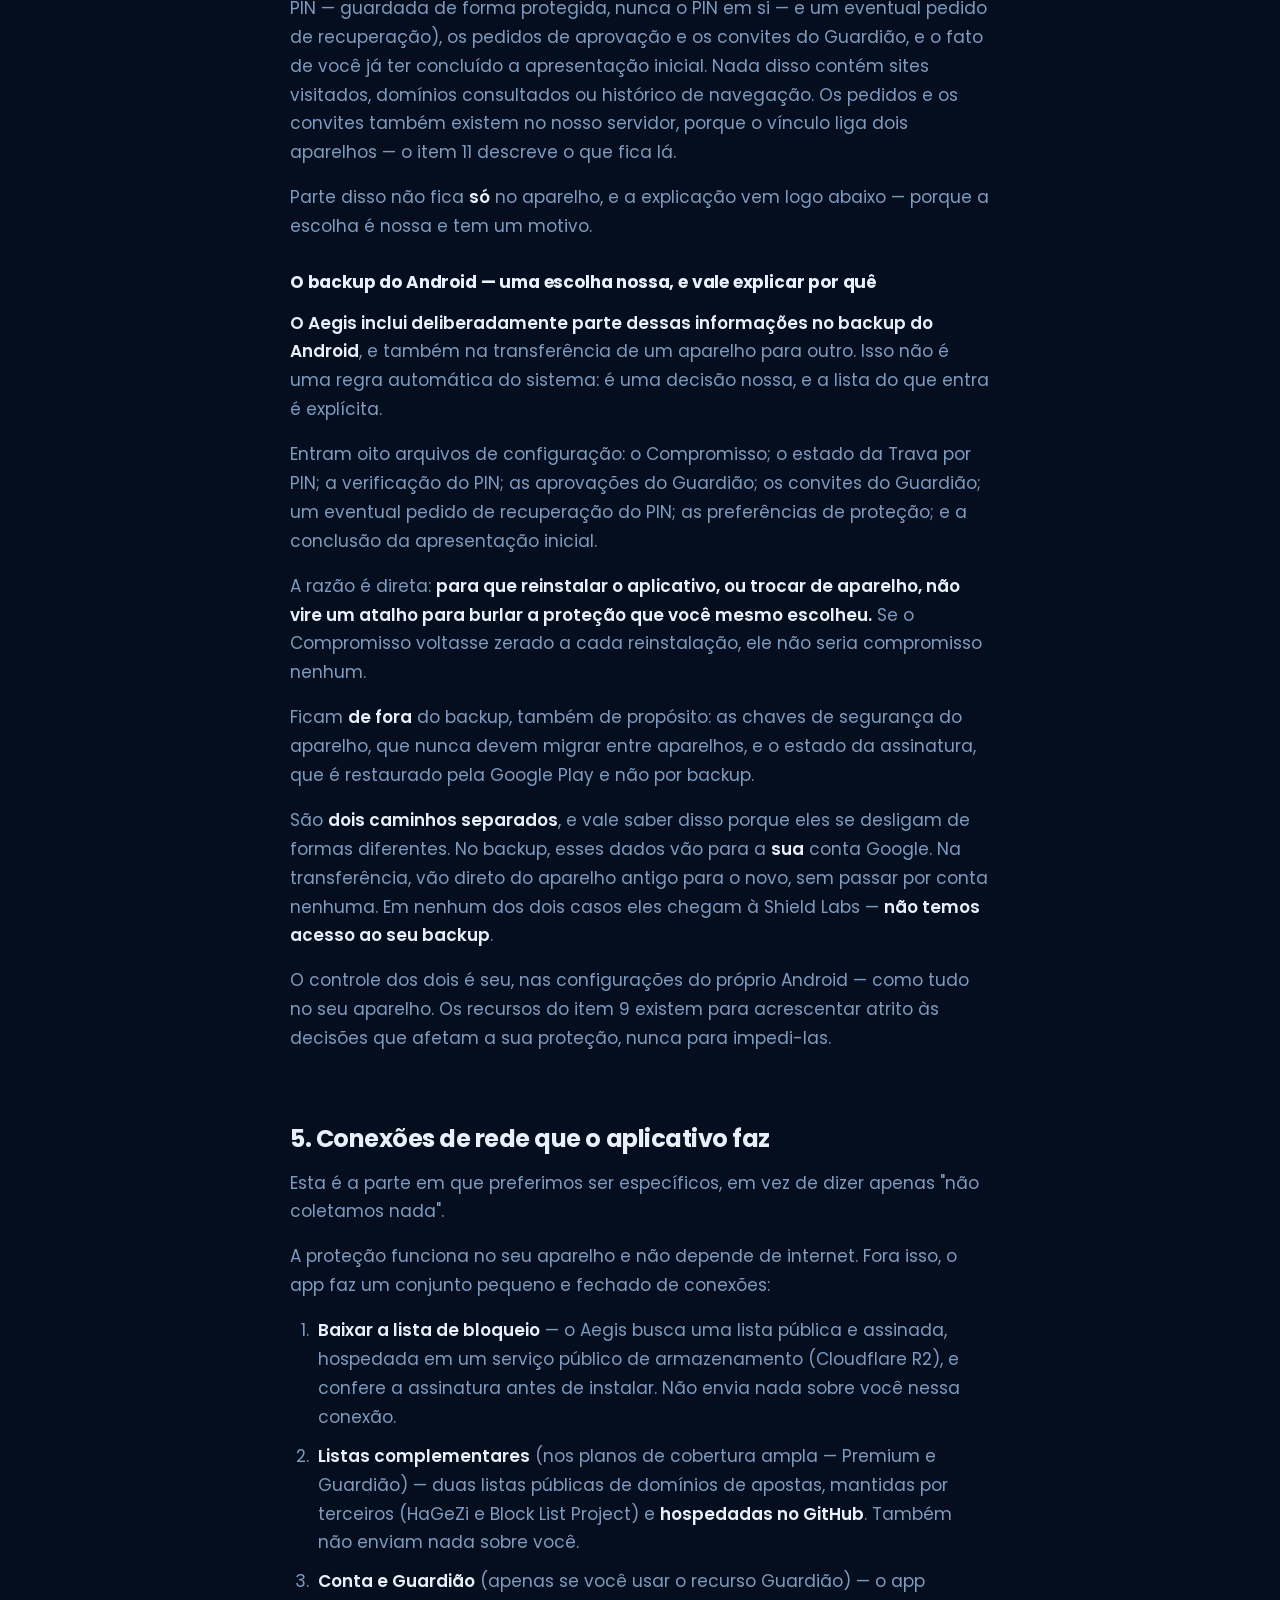
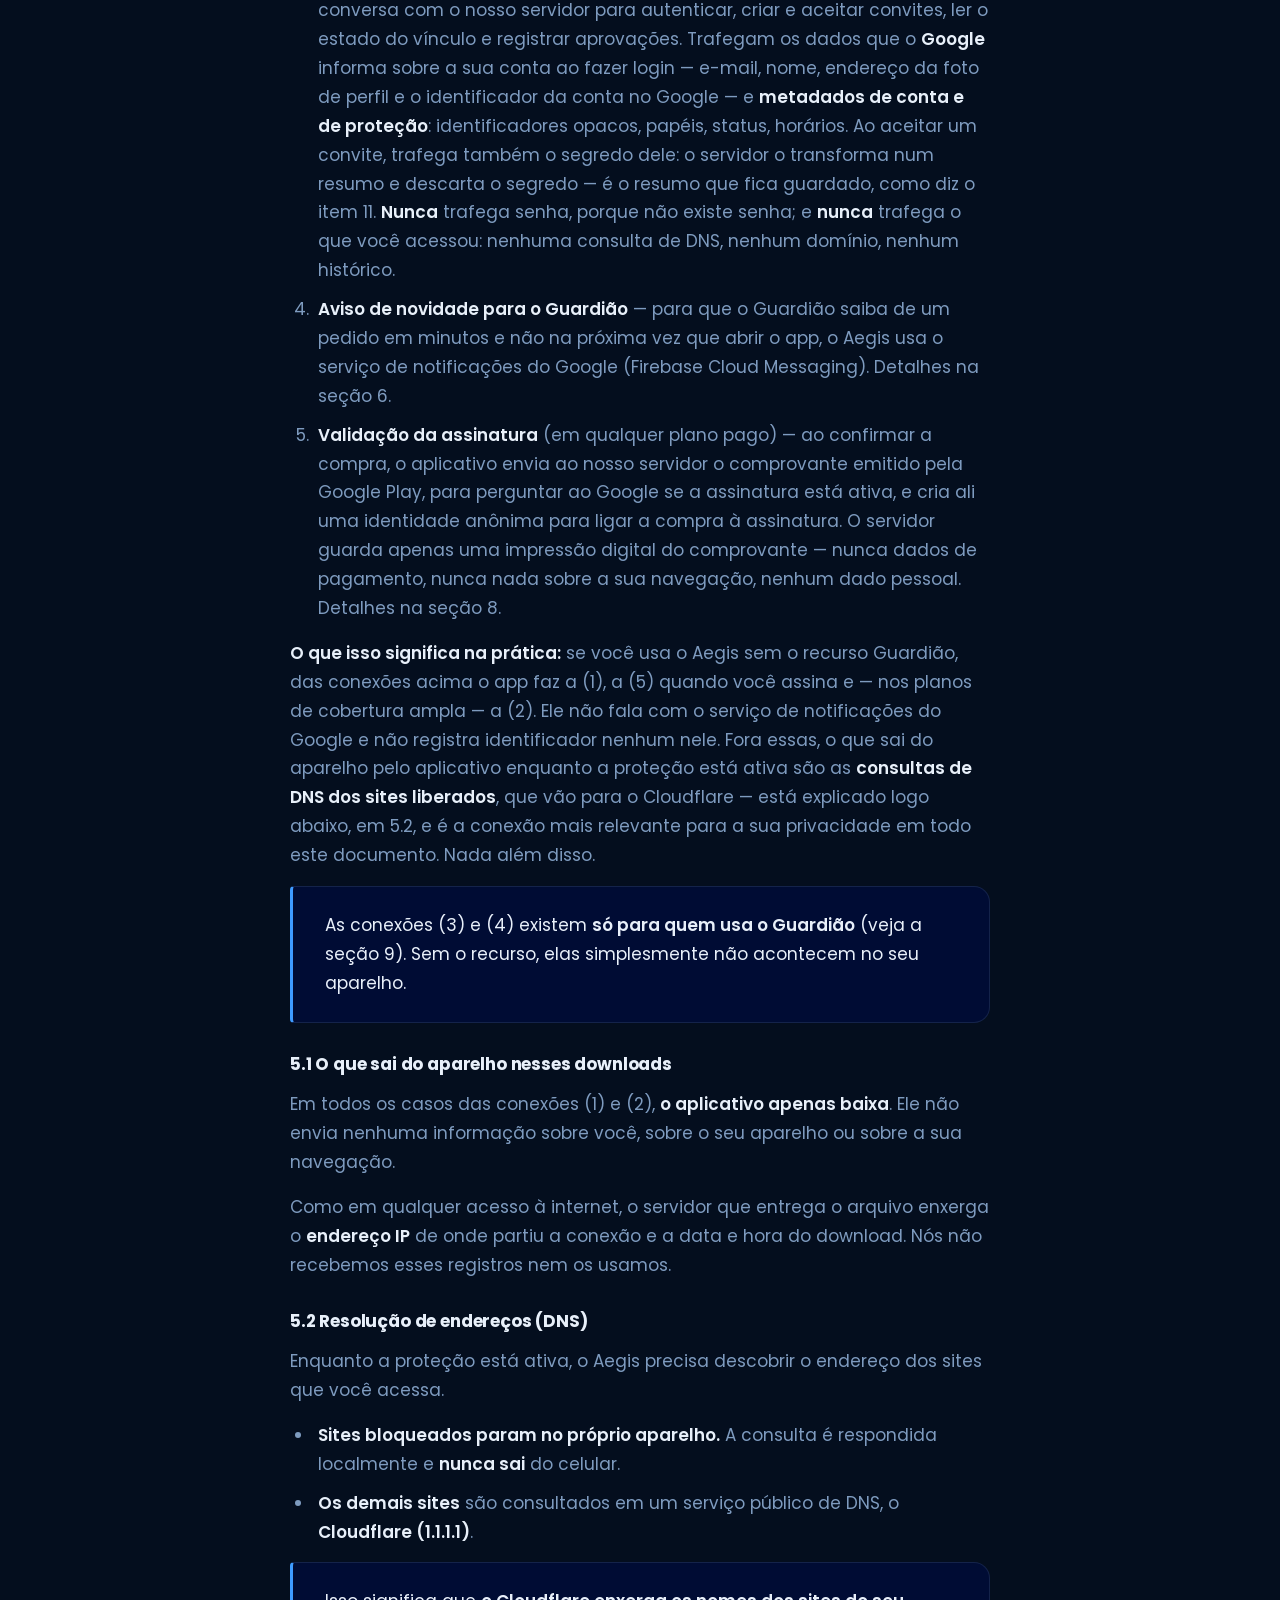
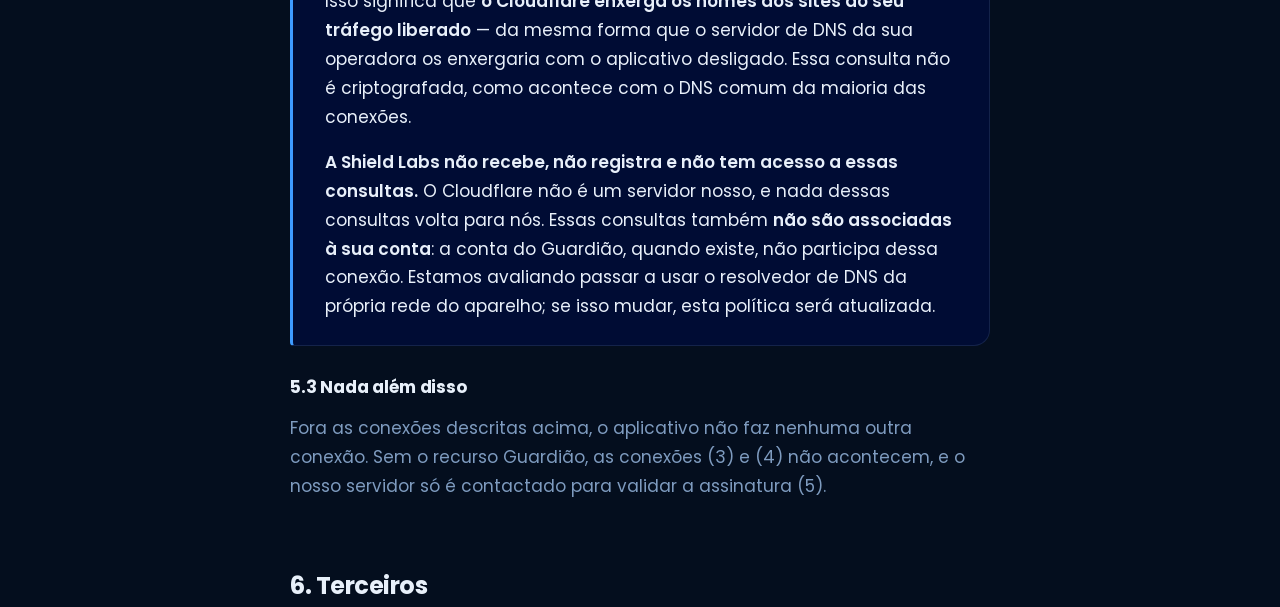
<file: aegis/privacidade/index.html>
<!DOCTYPE html>
<html lang="pt-BR">
<head>
  <meta charset="utf-8">
  <meta name="viewport" content="width=device-width, initial-scale=1">
  <title>Política de Privacidade | Shield Labs</title>
  <meta name="robots" content="noindex">
  <link rel="canonical" href="https://shieldlabs.app/privacidade/">
  <meta http-equiv="refresh" content="0; url=../../privacidade/">
  <link rel="stylesheet" href="../../assets/css/style.css">
</head>
<body>
  <main class="error-page">
    <div>
      <h1>A política de privacidade mudou de endereço</h1>
      <div class="filete" aria-hidden="true"></div>
      <p>Ela agora fica em shieldlabs.app/privacidade. Se o navegador não redirecionar sozinho, use o link abaixo.</p>
      <a class="btn btn-primary" href="../../privacidade/">Ler a política de privacidade</a>
    </div>
  </main>
</body>
</html>
</file>
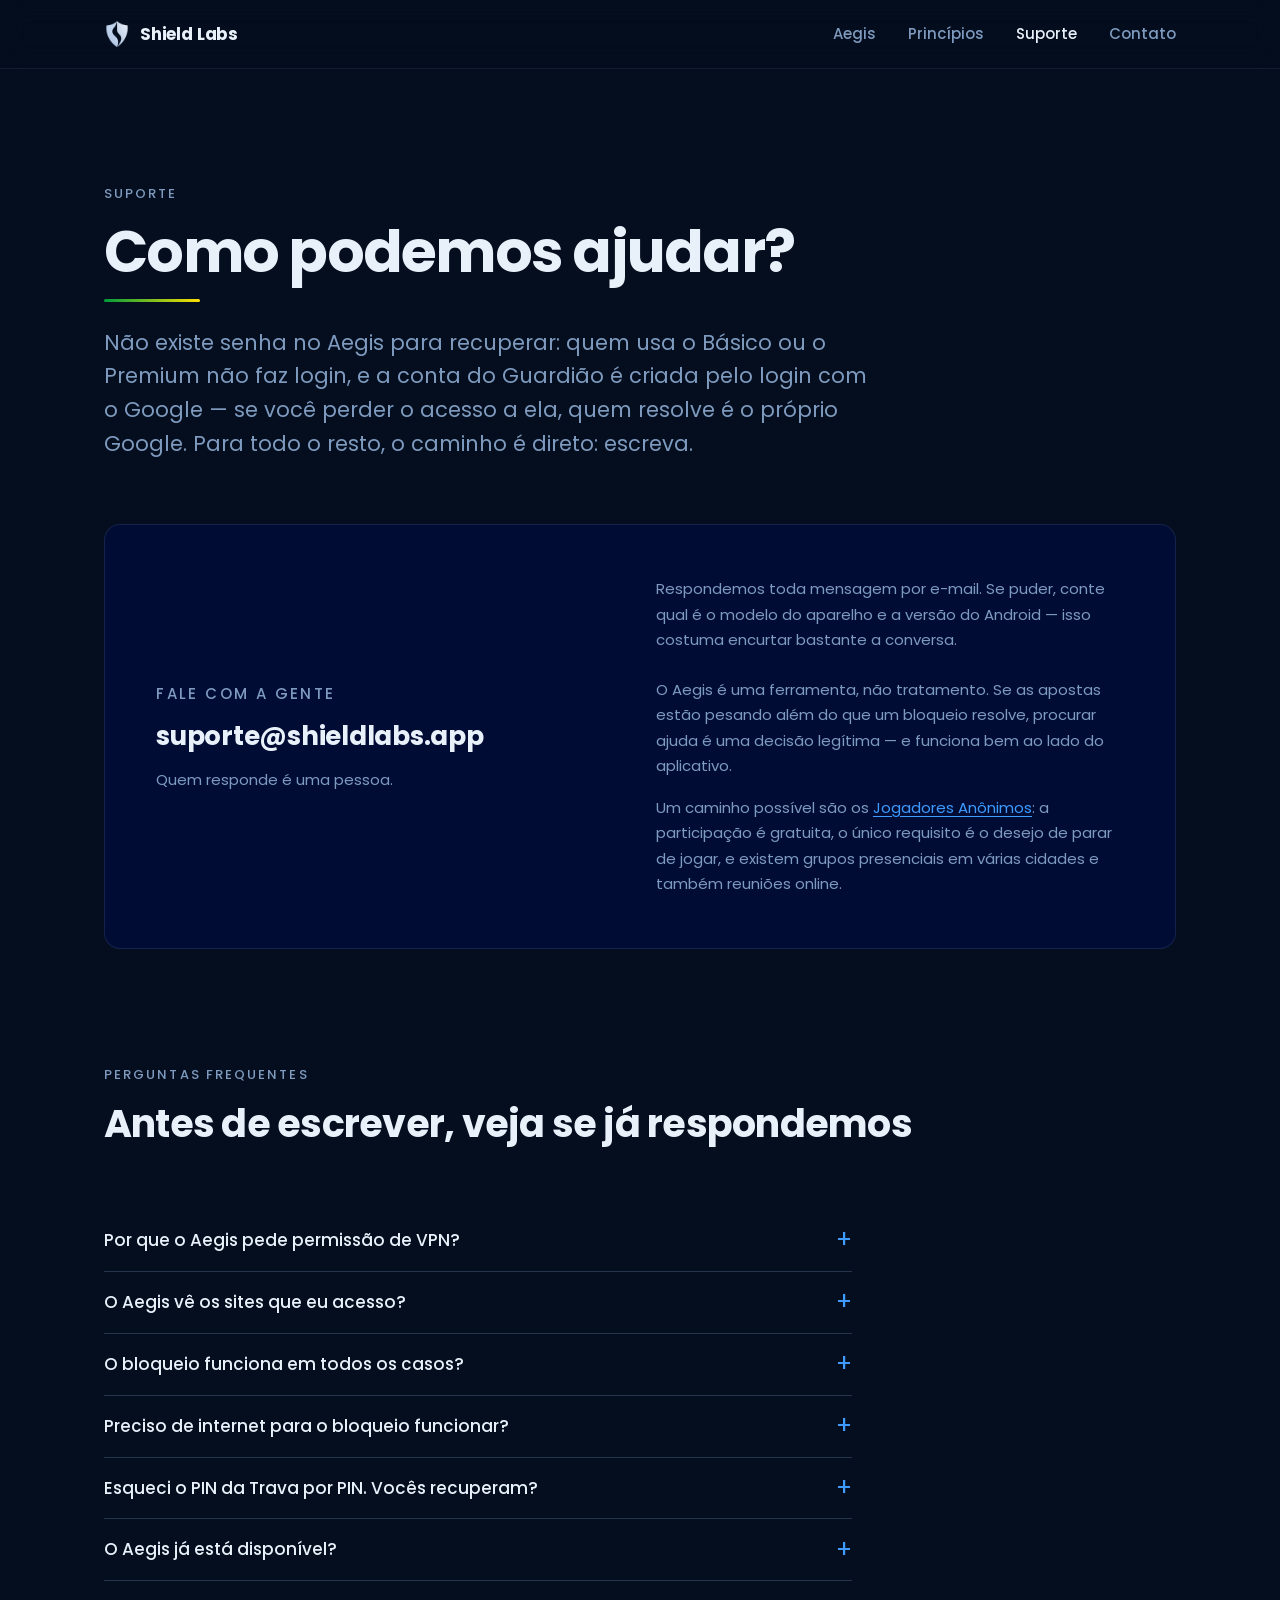
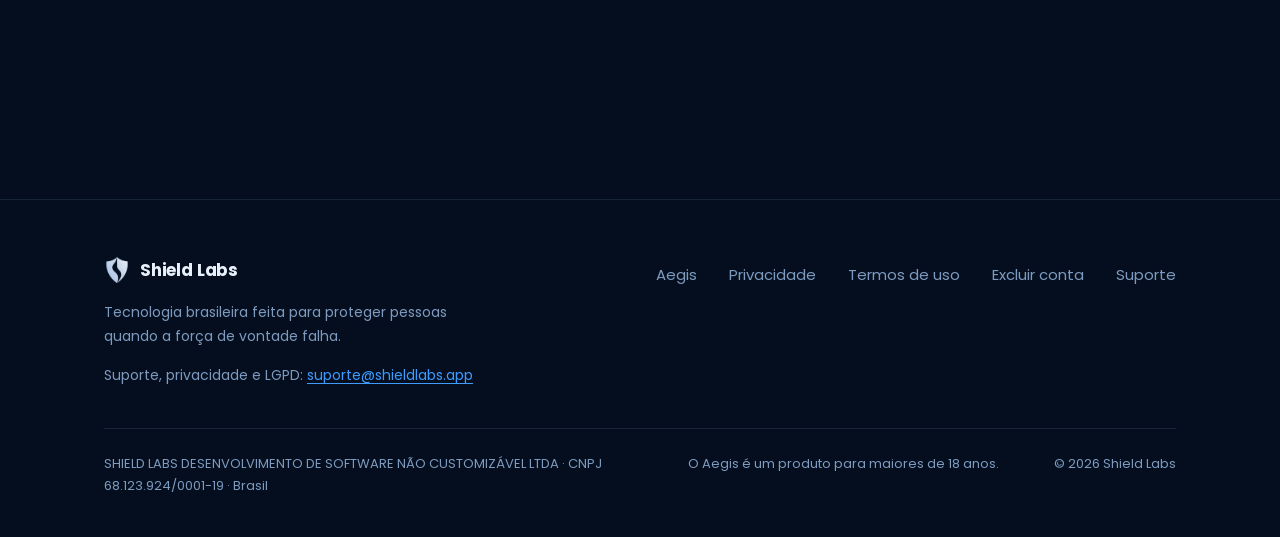
<file: aegis/suporte/index.html>
<!DOCTYPE html>
<html lang="pt-BR">
<head>
  <meta charset="utf-8">
  <meta name="viewport" content="width=device-width, initial-scale=1">
  <title>Suporte | Shield Labs</title>
  <meta name="robots" content="noindex">
  <link rel="canonical" href="https://shieldlabs.app/suporte/">
  <meta http-equiv="refresh" content="0; url=../../suporte/">
  <link rel="stylesheet" href="../../assets/css/style.css">
</head>
<body>
  <main class="error-page">
    <div>
      <h1>O suporte mudou de endereço</h1>
      <div class="filete" aria-hidden="true"></div>
      <p>Ele agora fica em shieldlabs.app/suporte. Se o navegador não redirecionar sozinho, use o link abaixo.</p>
      <a class="btn btn-primary" href="../../suporte/">Ir para o suporte</a>
    </div>
  </main>
</body>
</html>
</file>
<file: assets/css/style.css>
/* =========================================================
   Shield Labs — style.css
   Dark by design. No third-party requests: fonts are self-hosted.

   Contrast budget against --ink and --panel (both verified AA):
     --silver     ~15:1   body and headings
     --steel      ~6.7:1  secondary text
     --glow       ~6.7:1  links and focus
     --steel-dim  ~3.1:1  BORDERS AND DIVIDERS ONLY — never text
   ========================================================= */

/* ---------- Fonts (self-hosted, latin subset) ---------- */

@font-face {
  font-family: "Poppins";
  font-style: normal;
  font-weight: 400;
  font-display: swap;
  src: url("../fonts/poppins-400.woff2") format("woff2");
}

@font-face {
  font-family: "Poppins";
  font-style: normal;
  font-weight: 500;
  font-display: swap;
  src: url("../fonts/poppins-500.woff2") format("woff2");
}

@font-face {
  font-family: "Poppins";
  font-style: normal;
  font-weight: 600;
  font-display: swap;
  src: url("../fonts/poppins-600.woff2") format("woff2");
}

@font-face {
  font-family: "Poppins";
  font-style: normal;
  font-weight: 700;
  font-display: swap;
  src: url("../fonts/poppins-700.woff2") format("woff2");
}

/* ---------- Tokens ---------- */

:root {
  --ink:       #040E1E;
  --ink-2:     #0B2652;
  --panel:     #000C34;
  --silver:    #E8F0FA;
  --steel:     #7E9BBF;
  --steel-dim: #4A6282;
  --glow:      #3E9BFF;
  --green:     #009C3B;
  --yellow:    #FFDF00;

  --line:      rgba(126, 155, 191, .16);
  --line-firm: rgba(126, 155, 191, .28);

  --s-1: 8px;
  --s-2: 16px;
  --s-3: 24px;
  --s-4: 32px;
  --s-5: 40px;
  --s-6: 56px;
  --s-7: 72px;

  --header-h: 68px;
  --radius: 16px;
  --t: 180ms ease-out;

  --font: "Poppins", system-ui, -apple-system, "Segoe UI", sans-serif;
}

/* ---------- Base ---------- */

*,
*::before,
*::after { box-sizing: border-box; margin: 0; padding: 0; }

html {
  color-scheme: dark;
  scroll-behavior: smooth;
  -webkit-text-size-adjust: 100%;
}

body {
  font-family: var(--font);
  font-size: clamp(1rem, .96rem + .2vw, 1.0625rem);
  font-weight: 400;
  line-height: 1.7;
  background: var(--ink);
  color: var(--silver);
  padding-top: var(--header-h);
  overflow-x: clip;
  -webkit-font-smoothing: antialiased;
  text-rendering: optimizeLegibility;
}

img, svg { display: block; max-width: 100%; }
img { height: auto; }

h1, h2, h3, h4 {
  font-weight: 700;
  line-height: 1.15;
  letter-spacing: -0.02em;
  text-wrap: balance;
}

h1 {
  font-size: clamp(2.125rem, 1.5rem + 3.1vw, 3.625rem);
  line-height: 1.06;
  letter-spacing: -0.03em;
}

h2 { font-size: clamp(1.6rem, 1.25rem + 1.75vw, 2.375rem); }
h3 { font-size: clamp(1.125rem, 1.06rem + .32vw, 1.3125rem); letter-spacing: -0.01em; }

p { max-width: 66ch; }

a { color: var(--glow); text-underline-offset: 3px; }
a:hover { color: var(--silver); }

strong { font-weight: 600; color: var(--silver); }

::selection { background: var(--glow); color: var(--ink); }

:focus-visible {
  outline: 2px solid var(--glow);
  outline-offset: 3px;
  border-radius: 3px;
}

[id] { scroll-margin-top: calc(var(--header-h) + var(--s-3)); }

/* ---------- Layout ---------- */

.container {
  width: 100%;
  max-width: 1120px;
  margin-inline: auto;
  padding-inline: var(--s-3);
}

.section { padding-block: clamp(72px, 9vw, 128px); }
.section + .section { padding-top: 0; }
.section-tight { padding-block: clamp(40px, 5vw, 64px); }
.center { text-align: center; }

.section-alt {
  background: linear-gradient(180deg, rgba(11, 38, 82, 0) 0%, rgba(11, 38, 82, .35) 50%, rgba(11, 38, 82, 0) 100%);
}

.section-head { margin-bottom: clamp(var(--s-5), 5vw, var(--s-7)); }
.section-head > * + * { margin-top: var(--s-2); }
.section-head .lead { margin-top: var(--s-3); }

.eyebrow {
  display: block;
  font-size: .8125rem;
  font-weight: 500;
  text-transform: uppercase;
  letter-spacing: .16em;
  color: var(--steel);
}

.lead {
  font-size: clamp(1.0625rem, 1rem + .6vw, 1.3125rem);
  line-height: 1.6;
  color: var(--steel);
  max-width: 60ch;
}

/* Brazilian flag stripe — the only place --green and --yellow appear */
.filete {
  width: 96px;
  height: 3px;
  border: 0;
  border-radius: 2px;
  background: linear-gradient(90deg, var(--green), var(--yellow));
}

.mt-1 { margin-top: var(--s-1); }
.mt-2 { margin-top: var(--s-2); }
.mt-3 { margin-top: var(--s-3); }

.skip-link {
  position: fixed;
  top: -100px;
  left: var(--s-3);
  z-index: 100;
  padding: var(--s-2) var(--s-3);
  background: var(--silver);
  color: var(--ink);
  font-weight: 600;
  text-decoration: none;
  border-radius: 0 0 12px 12px;
  transition: top var(--t);
}

.skip-link:focus { top: 0; color: var(--ink); }


/* ---------- Buttons ---------- */

.btn {
  display: inline-flex;
  align-items: center;
  justify-content: center;
  gap: var(--s-1);
  padding: 15px 32px;
  border: 1px solid transparent;
  border-radius: 999px;
  font: inherit;
  font-weight: 600;
  font-size: 1rem;
  line-height: 1.3;
  text-align: center;
  text-decoration: none;
  cursor: pointer;
  transition: background-color var(--t), color var(--t), border-color var(--t);
}

.btn-primary { background: var(--silver); color: var(--ink); }
.btn-primary:hover { background: #fff; color: var(--ink); }

/* --steel-dim, not --line-firm: the border is the button's only boundary, so it needs
   the 3:1 that WCAG 1.4.11 requires of a UI component. */
.btn-secondary { border-color: var(--steel-dim); color: var(--silver); }
.btn-secondary:hover { border-color: var(--steel); color: var(--silver); }

.btn[aria-disabled="true"] { cursor: default; }


.arrow-link {
  display: inline-block;
  font-weight: 500;
  text-decoration: none;
  border-bottom: 1px solid var(--line-firm);
  padding-bottom: 2px;
  transition: border-color var(--t), color var(--t);
}

.arrow-link:hover { border-color: var(--glow); }

/* ---------- Header ---------- */

.site-header {
  position: fixed;
  inset: 0 0 auto 0;
  z-index: 50;
  background: rgba(4, 14, 30, .85);
  -webkit-backdrop-filter: blur(14px);
  backdrop-filter: blur(14px);
  border-bottom: 1px solid rgba(74, 98, 130, .22);
}

.nav {
  display: flex;
  align-items: center;
  justify-content: space-between;
  gap: var(--s-3);
  height: var(--header-h);
}

.brand {
  display: inline-flex;
  align-items: center;
  gap: 10px;
  color: var(--silver);
  font-weight: 700;
  font-size: 1.0625rem;
  letter-spacing: -0.01em;
  text-decoration: none;
  white-space: nowrap;
}

.brand:hover { color: var(--silver); }

.brand-mark {
  width: 26px;
  height: 26px;
  flex: none;
  color: var(--silver);
}

.nav-links {
  display: flex;
  align-items: center;
  gap: var(--s-4);
  list-style: none;
}

/* padding-block keeps the target at or above the 24px WCAG 2.5.8 minimum */
.nav-links a {
  display: inline-block;
  padding-block: 6px;
  color: var(--steel);
  font-size: .9375rem;
  font-weight: 500;
  text-decoration: none;
  transition: color var(--t);
}

.nav-links a:hover,
.nav-links a[aria-current="page"] { color: var(--silver); }

.nav-toggle { display: none; }

@media (max-width: 819px) {
  .nav-toggle {
    display: inline-flex;
    flex-direction: column;
    align-items: center;
    justify-content: center;
    gap: 5px;
    width: 44px;
    height: 44px;
    margin-right: -10px;
    background: transparent;
    border: 0;
    cursor: pointer;
  }

  .nav-toggle span {
    display: block;
    width: 22px;
    height: 2px;
    background: var(--silver);
    transition: transform var(--t), opacity var(--t);
  }

  body.menu-open .nav-toggle span:nth-child(1) { transform: translateY(7px) rotate(45deg); }
  body.menu-open .nav-toggle span:nth-child(2) { opacity: 0; }
  body.menu-open .nav-toggle span:nth-child(3) { transform: translateY(-7px) rotate(-45deg); }

  /* backdrop-filter turns the header into a containing block for its fixed
     descendants, which clipped this panel to the 69px header instead of letting it
     cover the viewport. Drop the filter while the panel is open so `inset: 0`
     resolves against the viewport again. */
  body.menu-open .site-header {
    background: transparent;
    border-bottom-color: transparent;
    -webkit-backdrop-filter: none;
    backdrop-filter: none;
  }

  /* The panel lives inside the header, so the brand and the close button need to
     sit above it to stay reachable. */
  body.menu-open .brand,
  body.menu-open .nav-toggle { position: relative; z-index: 2; }

  .nav-links {
    position: fixed;
    inset: 0;
    z-index: 1;
    display: none;
    flex-direction: column;
    justify-content: center;
    gap: 0;
    padding: var(--header-h) var(--s-3) var(--s-6);
    background: rgba(4, 14, 30, .97);
    -webkit-backdrop-filter: blur(14px);
    backdrop-filter: blur(14px);
  }

  body.menu-open .nav-links { display: flex; }
  body.menu-open { overflow: hidden; }

  .nav-links a {
    display: block;
    padding: var(--s-2) var(--s-4);
    font-size: 1.375rem;
    font-weight: 500;
    color: var(--silver);
  }
}

/* ---------- Hero ---------- */

.hero {
  position: relative;
  padding-block: clamp(56px, 8vw, 104px) clamp(64px, 8vw, 112px);
  overflow: hidden;
}

.hero::before {
  content: "";
  position: absolute;
  top: -180px;
  left: 50%;
  width: min(900px, 130vw);
  aspect-ratio: 1;
  transform: translateX(-50%);
  background: radial-gradient(circle, rgba(11, 38, 82, .85) 0%, rgba(11, 38, 82, 0) 62%);
  pointer-events: none;
}

.hero .container { position: relative; }

.hero-grid {
  display: grid;
  grid-template-columns: 1fr minmax(220px, 300px);
  align-items: center;
  gap: clamp(var(--s-5), 6vw, 88px);
}


.hero-tagline {
  margin-top: var(--s-4);
  padding-left: var(--s-3);
  border-left: 2px solid var(--steel-dim);
  color: var(--steel);
  font-size: clamp(.9375rem, .9rem + .3vw, 1.0625rem);
  line-height: 1.6;
  max-width: 52ch;
}

.hero h1 { margin-bottom: var(--s-3); }
.hero .lead { max-width: 54ch; }

/* The company positioning statement is a full sentence, not a product claim —
   it needs a smaller size than a product headline to stay readable. */
.hero h1.statement {
  font-size: clamp(1.625rem, 1.25rem + 1.9vw, 2.625rem);
  line-height: 1.2;
  letter-spacing: -0.02em;
  max-width: 20ch;
}

.hero-actions {
  display: flex;
  flex-wrap: wrap;
  align-items: center;
  gap: var(--s-2);
  margin-top: var(--s-5);
}

.hero-art { justify-self: center; }

.hero-art img {
  width: 100%;
  max-width: 280px;
  filter: drop-shadow(0 24px 48px rgba(0, 0, 0, .5));
}

@media (max-width: 819px) {
  .hero-grid { grid-template-columns: 1fr; }
  .hero-art { order: -1; }
  .hero-art img { max-width: 156px; }
}

/* ---------- Steps ---------- */

/* Explicit breakpoints, not auto-fit: with four items auto-fit lands on a lopsided 3+1
   at intermediate widths. These keep the rows balanced (4 / 2x2 / 1). */
.steps {
  display: grid;
  grid-template-columns: repeat(4, 1fr);
  gap: var(--s-4) var(--s-5);
  counter-reset: step;
  list-style: none;
}

@media (max-width: 1023px) {
  .steps { grid-template-columns: repeat(2, 1fr); }
}

@media (max-width: 559px) {
  .steps { grid-template-columns: 1fr; }
}

.step { position: relative; padding-top: var(--s-4); }

.step::before {
  counter-increment: step;
  content: counter(step, decimal-leading-zero);
  position: absolute;
  top: 0;
  left: 0;
  font-size: .8125rem;
  font-weight: 600;
  letter-spacing: .14em;
  color: var(--steel);
}

.step h3 { margin-bottom: var(--s-1); }
.step p { color: var(--steel); font-size: .9875rem; }

/* ---------- Cards ---------- */





/* ---------- Privacy block ---------- */

.privacy {
  background: var(--panel);
  border: 1px solid var(--line);
  border-radius: 24px;
  padding: clamp(var(--s-4), 5vw, var(--s-7));
}

.privacy-grid {
  display: grid;
  grid-template-columns: 1fr 1fr;
  gap: clamp(var(--s-4), 5vw, var(--s-6));
  align-items: start;
}

@media (max-width: 819px) {
  .privacy-grid { grid-template-columns: 1fr; }
}

.privacy h2 { margin-bottom: var(--s-3); }
.privacy .filete { margin-bottom: var(--s-3); }

.claims {
  list-style: none;
  display: grid;
  gap: var(--s-2);
}

.claims li {
  display: grid;
  grid-template-columns: 22px 1fr;
  gap: var(--s-2);
  align-items: start;
  color: var(--steel);
  font-size: .9875rem;
  line-height: 1.55;
}

.claims svg {
  width: 22px;
  height: 22px;
  margin-top: 2px;
  color: var(--glow);
  flex: none;
}

.claims strong { display: block; color: var(--silver); font-weight: 600; }

/* ---------- Limits ---------- */

.limits,
.principles {
  list-style: none;
  display: grid;
  grid-template-columns: repeat(4, 1fr);
  gap: var(--s-3) var(--s-4);
}

@media (max-width: 1023px) {
  .limits,
  .principles { grid-template-columns: repeat(2, 1fr); }
}

@media (max-width: 559px) {
  .limits,
  .principles { grid-template-columns: 1fr; }
}

.limits li,
.principles li {
  padding: var(--s-3) 0 0;
  border-top: 1px solid var(--line-firm);
}

.limits h3,
.principles h3 {
  font-size: 1.0625rem;
  margin-bottom: var(--s-1);
}

.limits p,
.principles p { color: var(--steel); font-size: .9375rem; }

/* ---------- Product showcase ----------
   Built to repeat: a second Shield Labs product drops in as another .product
   block without touching the homepage layout. */

.product {
  display: grid;
  grid-template-columns: minmax(160px, 240px) 1fr;
  align-items: center;
  gap: clamp(var(--s-4), 5vw, var(--s-6));
  background: var(--panel);
  border: 1px solid var(--line);
  border-radius: 24px;
  padding: clamp(var(--s-4), 5vw, var(--s-7));
}

.product + .product { margin-top: var(--s-3); }

@media (max-width: 819px) {
  .product { grid-template-columns: 1fr; justify-items: start; }
}

.product-icon {
  width: 100%;
  max-width: 200px;
  filter: drop-shadow(0 18px 36px rgba(0, 0, 0, .45));
}

@media (max-width: 819px) {
  .product-icon { max-width: 120px; }
}

.product-name {
  font-size: clamp(1.75rem, 1.4rem + 1.6vw, 2.25rem);
  margin-bottom: var(--s-2);
}

.product-claim {
  font-size: clamp(1.0625rem, 1rem + .5vw, 1.25rem);
  line-height: 1.5;
  color: var(--silver);
  font-weight: 500;
  margin-bottom: var(--s-3);
  max-width: 34ch;
}

.product-body > p { color: var(--steel); font-size: .9875rem; }
.product-body > p + p { margin-top: var(--s-2); }
.product-body .btn { margin-top: var(--s-4); }

/* ---------- Plans ---------- */

.plans {
  display: grid;
  grid-template-columns: repeat(auto-fit, minmax(260px, 1fr));
  gap: var(--s-3);
  align-items: stretch;
}

.plan {
  display: flex;
  flex-direction: column;
  background: var(--panel);
  border: 1px solid var(--line);
  border-radius: var(--radius);
  padding: clamp(var(--s-3), 3vw, var(--s-4));
}

.plan-featured { border-color: var(--line-firm); }

.plan-name {
  display: flex;
  align-items: center;
  gap: var(--s-1);
  margin-bottom: var(--s-1);
}

.plan-name h3 { margin: 0; }

.tag {
  padding: 3px 10px;
  border: 1px solid var(--line-firm);
  border-radius: 999px;
  font-size: .6875rem;
  font-weight: 600;
  text-transform: uppercase;
  letter-spacing: .1em;
  color: var(--steel);
  white-space: nowrap;
}

.plan > p { color: var(--steel); font-size: .9375rem; margin-bottom: var(--s-3); }

.plan ul {
  list-style: none;
  display: grid;
  gap: 10px;
  font-size: .9375rem;
  color: var(--steel);
}

.plan li {
  display: grid;
  grid-template-columns: 16px 1fr;
  gap: 10px;
  align-items: start;
  line-height: 1.5;
}

.plan li::before {
  content: "";
  width: 6px;
  height: 6px;
  margin-top: 9px;
  margin-left: 5px;
  border-radius: 50%;
  background: var(--glow);
}

.plans-note {
  margin-top: var(--s-4);
  color: var(--steel);
  font-size: .9375rem;
}

/* ---------- Running prose ---------- */

.prose p { color: var(--steel); }
.prose p + p { margin-top: var(--s-2); }

/* ---------- Screenshots ---------- */

.shots {
  display: grid;
  grid-template-columns: repeat(3, 1fr);
  gap: clamp(var(--s-3), 4vw, var(--s-5));
  justify-items: center;
}

@media (max-width: 639px) {
  .shots { grid-template-columns: 1fr; }
}

.phone {
  width: 100%;
  max-width: 260px;
  aspect-ratio: 9 / 16;
  display: grid;
  place-items: center;
  background: var(--panel);
  border: 8px solid var(--steel-dim);
  border-radius: 36px;
  overflow: hidden;
  box-shadow: 0 20px 48px rgba(0, 0, 0, .42);
}

.phone img { width: 100%; height: 100%; object-fit: cover; }

.phone > span {
  color: var(--steel);
  font-size: .8125rem;
  letter-spacing: .16em;
  text-transform: uppercase;
}

/* ---------- Launch / download ---------- */

.launch {
  display: grid;
  grid-template-columns: minmax(120px, 180px) 1fr;
  align-items: center;
  gap: clamp(var(--s-4), 5vw, var(--s-6));
  background: var(--panel);
  border: 1px solid var(--line);
  border-radius: 24px;
  padding: clamp(var(--s-4), 5vw, var(--s-7));
}

@media (max-width: 819px) {
  .launch { grid-template-columns: 1fr; justify-items: start; }
}

.launch-icon { width: 100%; max-width: 160px; }
.launch h2 { margin-bottom: var(--s-2); }
.launch p { color: var(--steel); font-size: .9875rem; }

/* Placeholder for the real Play badge. Deliberately not a link: there is no
   store URL yet, and a dead link would be worse than an honest disabled state. */
.store-badge {
  display: inline-flex;
  flex-direction: column;
  justify-content: center;
  margin-top: var(--s-3);
  padding: 10px var(--s-3);
  min-height: 56px;
  border: 1px solid var(--steel-dim);
  border-radius: 12px;
  color: var(--steel);
  text-decoration: none;
  transition: border-color .15s ease;
}

.store-badge:hover { border-color: var(--steel); }

.store-badge-sub { font-size: .6875rem; letter-spacing: .12em; text-transform: uppercase; }
.store-badge-name { font-size: 1.125rem; font-weight: 600; color: var(--silver); line-height: 1.2; }

.ownership {
  margin-inline: auto;
  color: var(--steel);
  font-size: .9375rem;
}

/* ---------- Contact ---------- */

.contact {
  display: grid;
  grid-template-columns: repeat(auto-fit, minmax(280px, 1fr));
  gap: var(--s-4);
  align-items: center;
  background: var(--panel);
  border: 1px solid var(--line);
  border-radius: var(--radius);
  padding: clamp(var(--s-4), 4vw, var(--s-6));
}

.contact-email {
  display: inline-block;
  margin-top: var(--s-1);
  font-size: clamp(1.125rem, 1rem + 1.1vw, 1.625rem);
  font-weight: 700;
  letter-spacing: -0.01em;
  color: var(--silver);
  text-decoration: none;
  word-break: break-word;
  transition: color var(--t);
}

.contact-email:hover { color: var(--glow); }
.contact p { color: var(--steel); font-size: .9375rem; }

/* ---------- FAQ ---------- */

.faq { max-width: 68ch; }
.faq details { border-bottom: 1px solid var(--line-firm); }

.faq summary {
  display: flex;
  align-items: center;
  justify-content: space-between;
  gap: var(--s-3);
  padding: var(--s-2) 0;
  font-weight: 500;
  cursor: pointer;
  list-style: none;
}

.faq summary::-webkit-details-marker { display: none; }

.faq summary::after {
  /* The plain declaration is the fallback: browsers without alt-text support would
     drop the whole rule and draw no indicator at all. */
  content: "+";
  content: "+" / "";
  flex: none;
  color: var(--glow);
  font-size: 1.5rem;
  font-weight: 400;
  line-height: 1;
  transition: transform var(--t);
}

.faq details[open] summary::after { transform: rotate(45deg); }
.faq details p { padding-bottom: var(--s-2); color: var(--steel); font-size: .9375rem; }

/* ---------- Long-form documents ---------- */

.doc { max-width: 68ch; }

.doc-head { margin-bottom: var(--s-6); }
.doc-head h1 { font-size: clamp(1.875rem, 1.4rem + 2.2vw, 2.875rem); margin-bottom: var(--s-3); }
.doc-head .filete { margin-bottom: var(--s-3); }

.doc-org {
  margin-bottom: var(--s-2);
  font-size: .9375rem;
  font-weight: 500;
  line-height: 1.5;
  color: var(--silver);
}

.doc-dates {
  display: flex;
  flex-wrap: wrap;
  gap: var(--s-1) var(--s-3);
  font-size: .875rem;
  color: var(--steel);
}

.toc {
  margin-bottom: var(--s-6);
  padding: var(--s-3) var(--s-4);
  background: var(--panel);
  border: 1px solid var(--line);
  border-radius: var(--radius);
}

.toc h2 {
  font-size: .8125rem;
  font-weight: 500;
  text-transform: uppercase;
  letter-spacing: .16em;
  color: var(--steel);
  margin-bottom: var(--s-2);
}

.toc ol {
  display: grid;
  padding-left: var(--s-2);
  font-size: .9375rem;
}

.toc li { color: var(--steel); }

.toc a {
  display: inline-block;
  padding-block: 5px;
  color: var(--steel);
  text-decoration: none;
  transition: color var(--t);
}
.toc a:hover { color: var(--glow); }

.doc-section + .doc-section { margin-top: var(--s-6); }

.doc-section h2 {
  font-size: clamp(1.25rem, 1.1rem + .7vw, 1.5rem);
  margin-bottom: var(--s-2);
  padding-top: var(--s-2);
}

.doc-section h3 {
  font-size: 1.0625rem;
  margin: var(--s-4) 0 var(--s-1);
}

.doc-section p { color: var(--steel); }
.doc-section > * + * { margin-top: var(--s-2); }

.doc-list {
  display: grid;
  gap: 10px;
  padding-left: var(--s-3);
  color: var(--steel);
}

.doc-list li { padding-left: 4px; }
.doc-list li::marker { color: var(--steel); }

.doc-callout {
  padding: var(--s-3) var(--s-4);
  background: var(--panel);
  border: 1px solid var(--line);
  border-left: 3px solid var(--glow);
  border-radius: 4px var(--radius) var(--radius) 4px;
}

.doc-callout > * + * { margin-top: var(--s-2); }
.doc-callout p { color: var(--silver); }

.table-wrap {
  overflow-x: auto;
  border: 1px solid var(--line);
  border-radius: var(--radius);
}

.doc-table {
  width: 100%;
  min-width: 460px;
  border-collapse: collapse;
  font-size: .9375rem;
}

.doc-table th,
.doc-table td {
  padding: 12px var(--s-2);
  text-align: left;
  vertical-align: top;
  border-bottom: 1px solid var(--line);
}

.doc-table thead th {
  background: var(--panel);
  color: var(--silver);
  font-weight: 600;
  white-space: nowrap;
}

.doc-table tbody td { color: var(--steel); }
.doc-table tbody tr:last-child td { border-bottom: 0; }

/* A link that is a cell's only content is not "inline in a sentence", so it needs
   its own height to clear the 24px WCAG 2.5.8 minimum. */
.doc-table td a { display: inline-block; padding-block: 3px; }

/* ---------- Footer ---------- */

.site-footer {
  margin-top: clamp(var(--s-6), 8vw, 112px);
  border-top: 1px solid var(--line);
  padding-block: var(--s-6) var(--s-5);
}

.footer-grid {
  display: grid;
  grid-template-columns: minmax(220px, 1fr) auto;
  gap: var(--s-5);
  align-items: start;
}

@media (max-width: 639px) {
  .footer-grid { grid-template-columns: 1fr; }
}

.footer-about { color: var(--steel); font-size: .875rem; }
.footer-about .brand { margin-bottom: var(--s-2); }
.footer-about p { max-width: 42ch; }

.footer-nav {
  display: flex;
  flex-wrap: wrap;
  gap: 0 var(--s-4);
  list-style: none;
}

/* padding-block keeps the target at or above the 24px WCAG 2.5.8 minimum */
.footer-nav a {
  display: inline-block;
  padding-block: 6px;
  color: var(--steel);
  font-size: .9375rem;
  text-decoration: none;
  transition: color var(--t);
}

.footer-nav a:hover { color: var(--silver); }

.footer-legal {
  margin-top: var(--s-5);
  padding-top: var(--s-3);
  border-top: 1px solid var(--line);
  display: flex;
  flex-wrap: wrap;
  gap: var(--s-1) var(--s-3);
  justify-content: space-between;
  color: var(--steel);
  font-size: .8125rem;
}

.footer-legal a { color: var(--steel); }
.footer-legal a:hover { color: var(--silver); }

/* ---------- 404 ---------- */

.error-page {
  min-height: calc(100vh - var(--header-h));
  display: grid;
  place-items: center;
  text-align: center;
  padding: var(--s-6) var(--s-3);
}

.error-page .filete { margin: var(--s-3) auto; }
.error-page p { margin: 0 auto var(--s-5); color: var(--steel); }
.error-page .brand-mark { width: 64px; height: 64px; margin: 0 auto var(--s-4); }

/* ---------- Reveal (the only animation) ---------- */

.reveal {
  opacity: 0;
  transform: translateY(14px);
  transition: opacity 500ms ease-out, transform 500ms ease-out;
}

.reveal.is-visible { opacity: 1; transform: none; }

/* ---------- Reduced motion ---------- */

@media (prefers-reduced-motion: reduce) {
  html { scroll-behavior: auto; }

  *,
  *::before,
  *::after {
    animation-duration: .01ms !important;
    animation-iteration-count: 1 !important;
    transition-duration: .01ms !important;
  }

  .reveal { opacity: 1; transform: none; }
}
</file>
